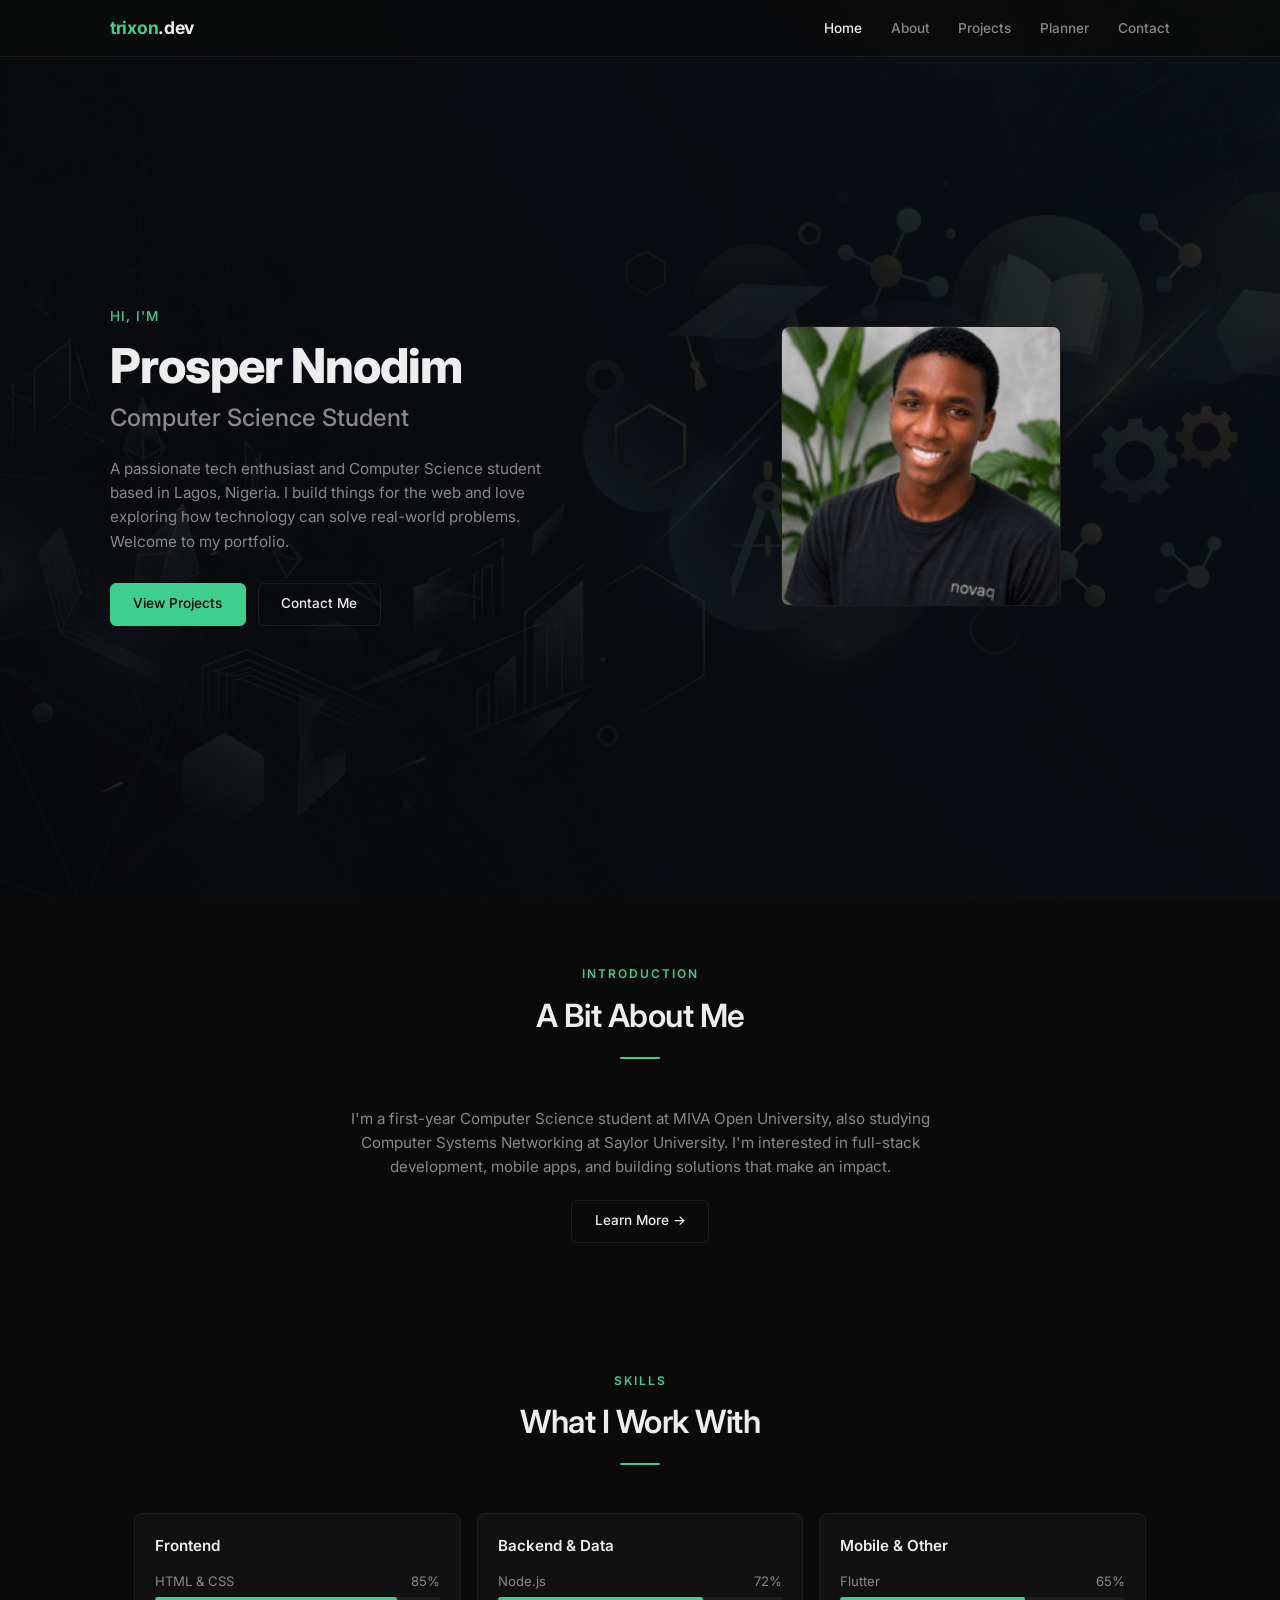
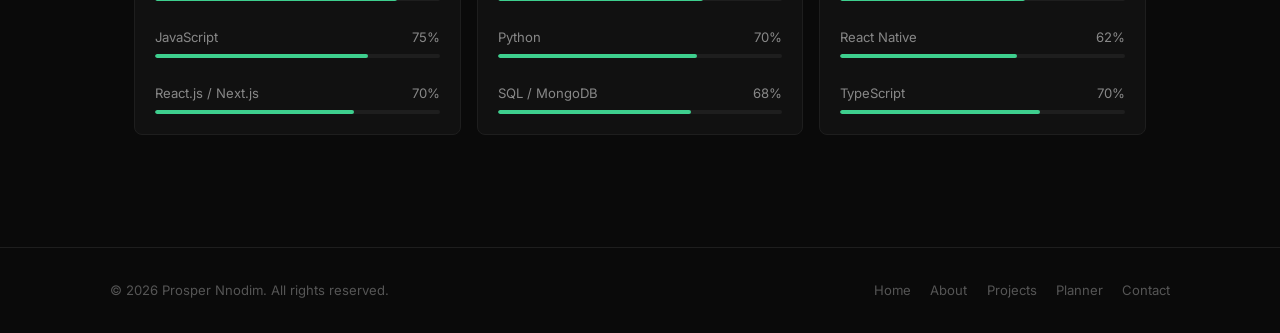
<file: index.html>
<!DOCTYPE html>
<html lang="en">
<head>
  <meta charset="UTF-8">
  <meta name="viewport" content="width=device-width, initial-scale=1.0">
  <meta name="description" content="Nnodim Prosper - Computer Science student portfolio showcasing skills, projects, and achievements.">
  <title>Prosper Nnodim | Portfolio</title>
  <link rel="stylesheet" href="style.css">
</head>
<body>
  <nav class="navbar" id="navbar">
    <div class="nav-container">
      <a href="index.html" class="nav-logo"><span>trixon</span>.dev</a>
      <ul class="nav-links" id="navLinks">
        <li><a href="index.html" class="active">Home</a></li>
        <li><a href="about.html">About</a></li>
        <li><a href="projects.html">Projects</a></li>
        <li><a href="planner.html">Planner</a></li>
        <li><a href="contact.html">Contact</a></li>
      </ul>
      <button class="hamburger" id="hamburger" aria-label="Toggle menu"><span></span><span></span><span></span></button>
    </div>
  </nav>

  <section class="hero" id="hero">
    <div class="hero-content">
      <div class="hero-text">
        <p class="hero-greeting">Hi, I'm</p>
        <h1 class="hero-name">Prosper Nnodim</h1>
        <h2 class="hero-title">Computer Science Student</h2>
        <p class="hero-bio">
          A passionate tech enthusiast and Computer Science student based in Lagos, Nigeria. 
          I build things for the web and love exploring how technology can solve real-world problems.
          Welcome to my portfolio.
        </p>
        <div class="hero-buttons">
          <a href="projects.html" class="btn btn-primary">View Projects</a>
          <a href="contact.html" class="btn btn-outline">Contact Me</a>
        </div>
      </div>
      <div class="hero-image">
        <img src="images/student-photo.png" alt="Prosper Nnodim photograph">
      </div>
    </div>
  </section>

  <section class="section fade-in" id="quickAbout">
    <div class="section-header">
      <p class="section-label">Introduction</p>
      <h2 class="section-title">A Bit About Me</h2>
      <div class="section-divider"></div>
    </div>
    <div style="max-width:640px;margin:0 auto;text-align:center;">
      <p style="color:var(--text-2);font-size:0.95rem;margin-bottom:1.25rem;">
        I'm a first-year Computer Science student at MIVA Open University, also studying Computer Systems 
        Networking at Saylor University. I'm interested in full-stack development, mobile apps, 
        and building solutions that make an impact.
      </p>
      <a href="about.html" class="btn btn-outline">Learn More &rarr;</a>
    </div>
  </section>

  <section class="section fade-in" id="featuredSkills">
    <div class="section-header">
      <p class="section-label">Skills</p>
      <h2 class="section-title">What I Work With</h2>
      <div class="section-divider"></div>
    </div>
    <div class="skills-grid">
      <div class="skill-card">
        <h3>Frontend</h3>
        <div class="skill-name"><span>HTML &amp; CSS</span><span>85%</span></div>
        <div class="skill-bar-bg"><div class="skill-bar" data-width="85"></div></div><br>
        <div class="skill-name"><span>JavaScript</span><span>75%</span></div>
        <div class="skill-bar-bg"><div class="skill-bar" data-width="75"></div></div><br>
        <div class="skill-name"><span>React.js / Next.js</span><span>70%</span></div>
        <div class="skill-bar-bg"><div class="skill-bar" data-width="70"></div></div>
      </div>
      <div class="skill-card">
        <h3>Backend &amp; Data</h3>
        <div class="skill-name"><span>Node.js</span><span>72%</span></div>
        <div class="skill-bar-bg"><div class="skill-bar" data-width="72"></div></div><br>
        <div class="skill-name"><span>Python</span><span>70%</span></div>
        <div class="skill-bar-bg"><div class="skill-bar" data-width="70"></div></div><br>
        <div class="skill-name"><span>SQL / MongoDB</span><span>68%</span></div>
        <div class="skill-bar-bg"><div class="skill-bar" data-width="68"></div></div>
      </div>
      <div class="skill-card">
        <h3>Mobile &amp; Other</h3>
        <div class="skill-name"><span>Flutter</span><span>65%</span></div>
        <div class="skill-bar-bg"><div class="skill-bar" data-width="65"></div></div><br>
        <div class="skill-name"><span>React Native</span><span>62%</span></div>
        <div class="skill-bar-bg"><div class="skill-bar" data-width="62"></div></div><br>
        <div class="skill-name"><span>TypeScript</span><span>70%</span></div>
        <div class="skill-bar-bg"><div class="skill-bar" data-width="70"></div></div>
      </div>
    </div>
  </section>

  <footer class="footer">
    <div class="footer-content">
      <p class="footer-text">&copy; 2026 Prosper Nnodim. All rights reserved.</p>
      <div class="footer-links">
        <a href="index.html">Home</a>
        <a href="about.html">About</a>
        <a href="projects.html">Projects</a>
        <a href="planner.html">Planner</a>
        <a href="contact.html">Contact</a>
      </div>
    </div>
  </footer>
  <script src="script.js"></script>
</body>
</html>
</file>
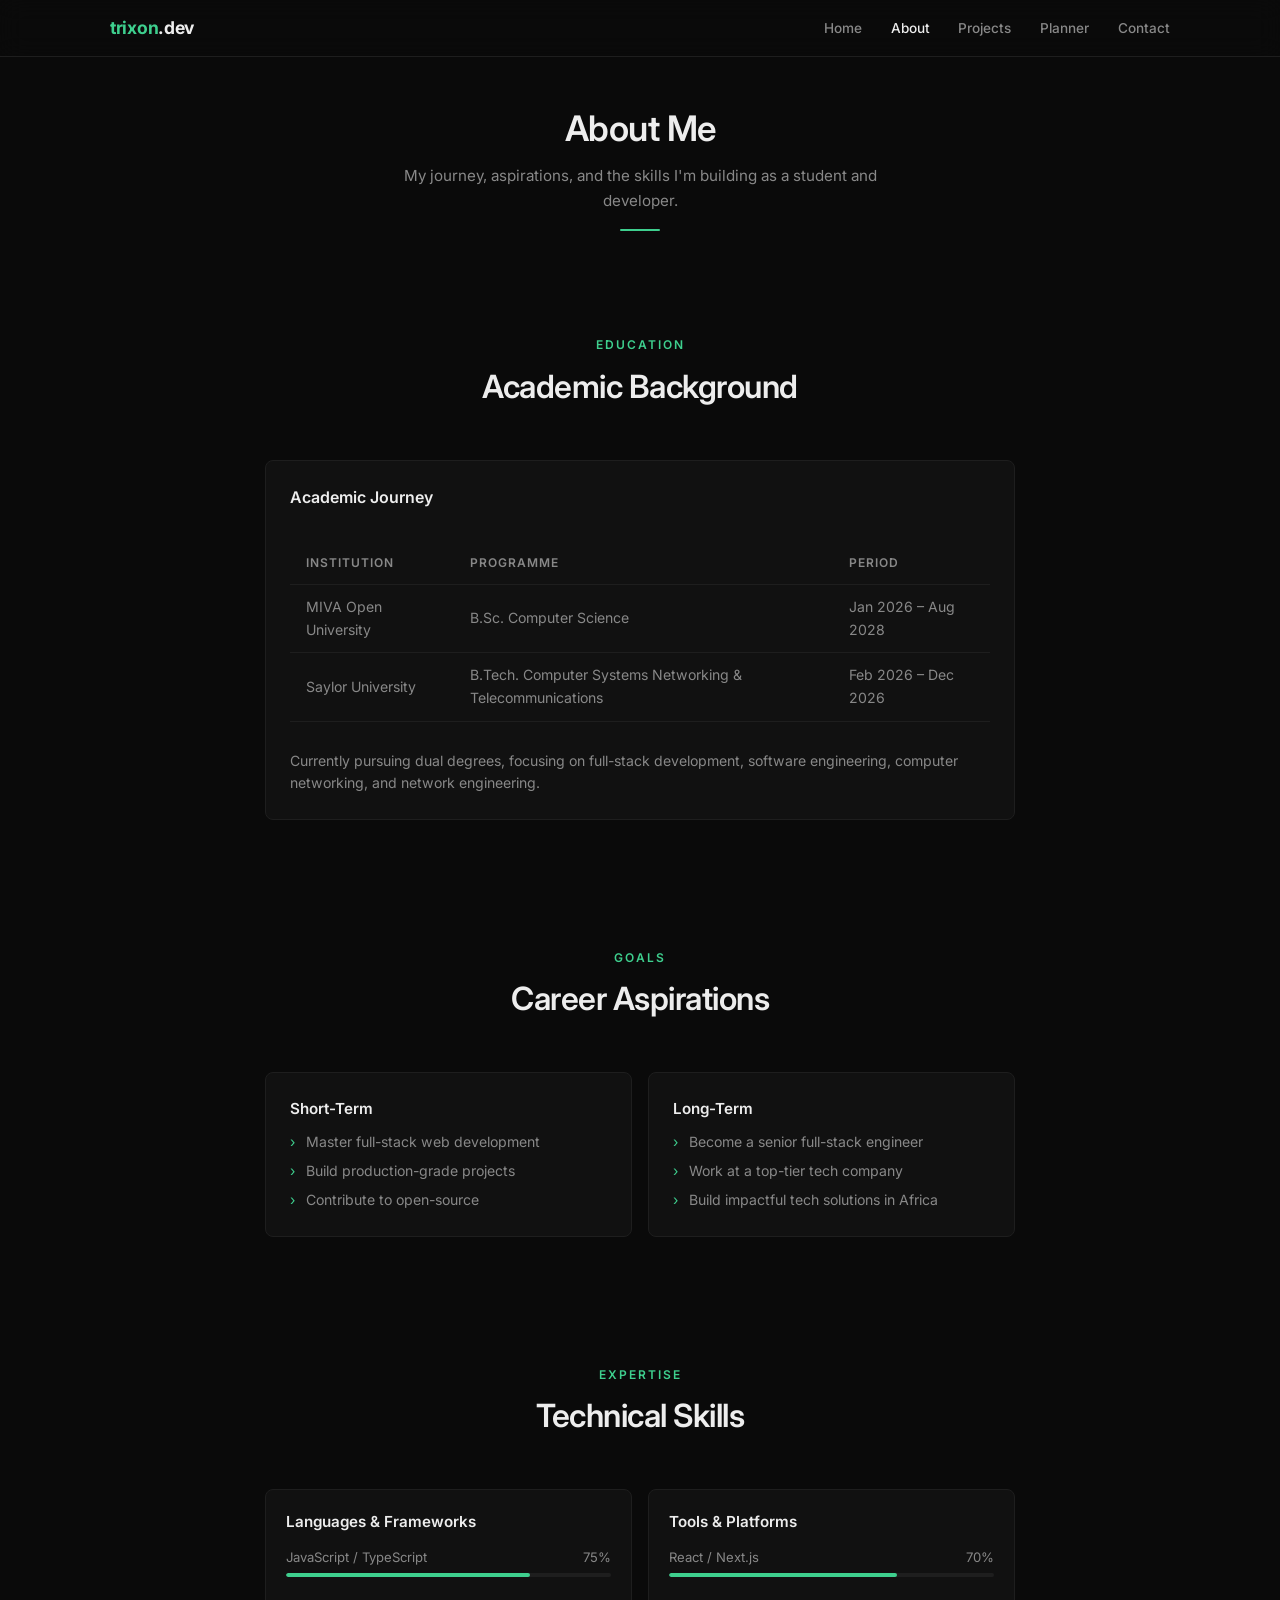
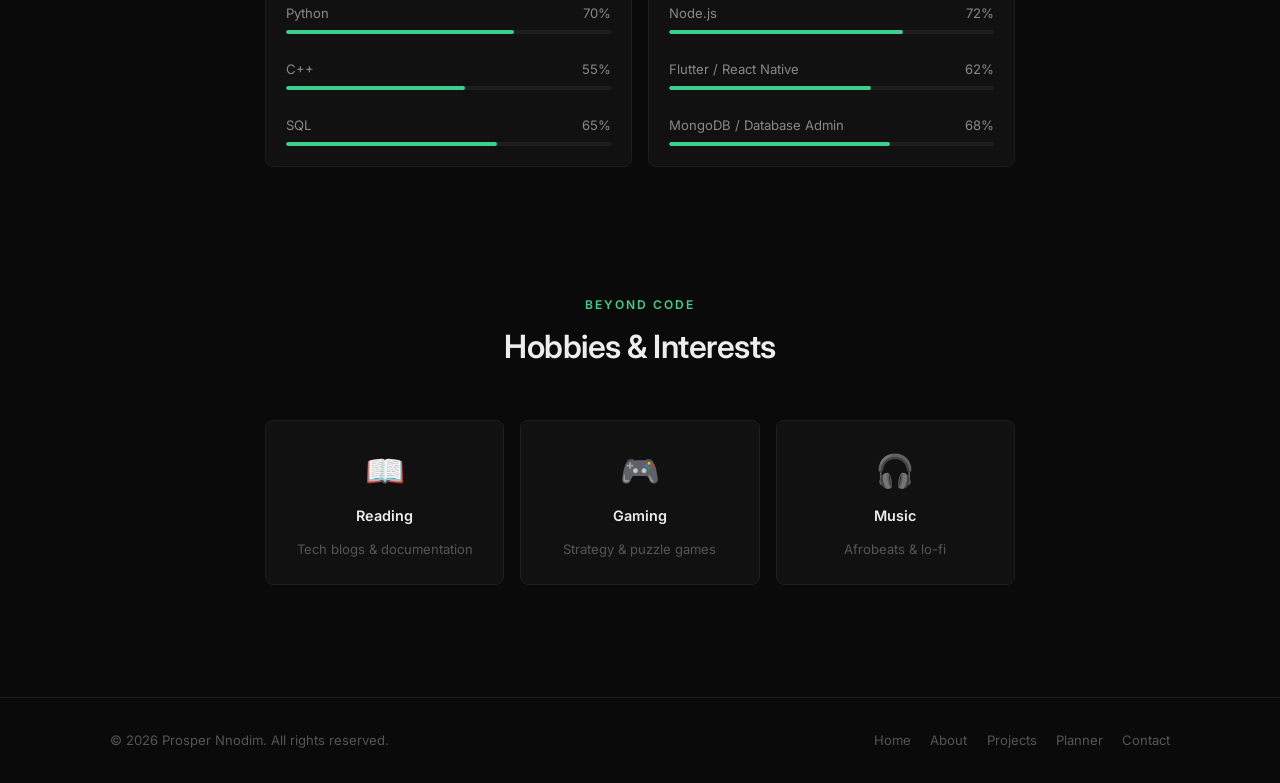
<file: about.html>
<!DOCTYPE html>
<html lang="en">
<head>
  <meta charset="UTF-8">
  <meta name="viewport" content="width=device-width, initial-scale=1.0">
  <meta name="description" content="About Prosper Nnodim - educational background, career aspirations, technical skills, and interests.">
  <title>Prosper Nnodim | About Me</title>
  <link rel="stylesheet" href="style.css">
</head>
<body>
  <nav class="navbar" id="navbar">
    <div class="nav-container">
      <a href="index.html" class="nav-logo"><span>trixon</span>.dev</a>
      <ul class="nav-links" id="navLinks">
        <li><a href="index.html">Home</a></li>
        <li><a href="about.html" class="active">About</a></li>
        <li><a href="projects.html">Projects</a></li>
        <li><a href="planner.html">Planner</a></li>
        <li><a href="contact.html">Contact</a></li>
      </ul>
      <button class="hamburger" id="hamburger" aria-label="Toggle menu"><span></span><span></span><span></span></button>
    </div>
  </nav>

  <header class="page-hero">
    <h1>About Me</h1>
    <p>My journey, aspirations, and the skills I'm building as a student and developer.</p>
    <div class="section-divider"></div>
  </header>

  <section class="section fade-in" id="education">
    <div class="section-header">
      <p class="section-label">Education</p>
      <h2 class="section-title">Academic Background</h2>
    </div>
    <div class="card" style="max-width:750px;margin:0 auto;">
      <h3 style="margin-bottom:1rem;font-size:1rem;">Academic Journey</h3>
      <div class="table-container">
        <table class="info-table">
          <thead>
            <tr><th>Institution</th><th>Programme</th><th>Period</th></tr>
          </thead>
          <tbody>
            <tr>
              <td>MIVA Open University</td>
              <td>B.Sc. Computer Science</td>
              <td>Jan 2026 &ndash; Aug 2028</td>
            </tr>
            <tr>
              <td>Saylor University</td>
              <td>B.Tech. Computer Systems Networking &amp; Telecommunications</td>
              <td>Feb 2026 &ndash; Dec 2026</td>
            </tr>
          </tbody>
        </table>
      </div>
      <p style="color:var(--text-2);margin-top:0.75rem;font-size:0.88rem;">
        Currently pursuing dual degrees, focusing on full-stack development, software engineering, 
        computer networking, and network engineering.
      </p>
    </div>
  </section>

  <section class="section fade-in" id="career">
    <div class="section-header">
      <p class="section-label">Goals</p>
      <h2 class="section-title">Career Aspirations</h2>
    </div>
    <div style="display:grid;grid-template-columns:repeat(auto-fit,minmax(250px,1fr));gap:1rem;max-width:750px;margin:0 auto;">
      <article class="card">
        <h3 style="margin-bottom:0.6rem;font-size:0.95rem;">Short-Term</h3>
        <ul style="color:var(--text-2);font-size:0.88rem;">
          <li style="margin-bottom:0.4rem;padding-left:1rem;position:relative;">
            <span style="position:absolute;left:0;color:var(--primary);">&#8250;</span>Master full-stack web development</li>
          <li style="margin-bottom:0.4rem;padding-left:1rem;position:relative;">
            <span style="position:absolute;left:0;color:var(--primary);">&#8250;</span>Build production-grade projects</li>
          <li style="padding-left:1rem;position:relative;">
            <span style="position:absolute;left:0;color:var(--primary);">&#8250;</span>Contribute to open-source</li>
        </ul>
      </article>
      <article class="card">
        <h3 style="margin-bottom:0.6rem;font-size:0.95rem;">Long-Term</h3>
        <ul style="color:var(--text-2);font-size:0.88rem;">
          <li style="margin-bottom:0.4rem;padding-left:1rem;position:relative;">
            <span style="position:absolute;left:0;color:var(--primary);">&#8250;</span>Become a senior full-stack engineer</li>
          <li style="margin-bottom:0.4rem;padding-left:1rem;position:relative;">
            <span style="position:absolute;left:0;color:var(--primary);">&#8250;</span>Work at a top-tier tech company</li>
          <li style="padding-left:1rem;position:relative;">
            <span style="position:absolute;left:0;color:var(--primary);">&#8250;</span>Build impactful tech solutions in Africa</li>
        </ul>
      </article>
    </div>
  </section>

  <section class="section fade-in" id="skills">
    <div class="section-header">
      <p class="section-label">Expertise</p>
      <h2 class="section-title">Technical Skills</h2>
    </div>
    <div class="skills-grid" style="max-width:750px;margin:0 auto;">
      <div class="skill-card">
        <h3>Languages &amp; Frameworks</h3>
        <div class="skill-name"><span>JavaScript / TypeScript</span><span>75%</span></div>
        <div class="skill-bar-bg"><div class="skill-bar" data-width="75"></div></div><br>
        <div class="skill-name"><span>Python</span><span>70%</span></div>
        <div class="skill-bar-bg"><div class="skill-bar" data-width="70"></div></div><br>
        <div class="skill-name"><span>C++</span><span>55%</span></div>
        <div class="skill-bar-bg"><div class="skill-bar" data-width="55"></div></div><br>
        <div class="skill-name"><span>SQL</span><span>65%</span></div>
        <div class="skill-bar-bg"><div class="skill-bar" data-width="65"></div></div>
      </div>
      <div class="skill-card">
        <h3>Tools &amp; Platforms</h3>
        <div class="skill-name"><span>React / Next.js</span><span>70%</span></div>
        <div class="skill-bar-bg"><div class="skill-bar" data-width="70"></div></div><br>
        <div class="skill-name"><span>Node.js</span><span>72%</span></div>
        <div class="skill-bar-bg"><div class="skill-bar" data-width="72"></div></div><br>
        <div class="skill-name"><span>Flutter / React Native</span><span>62%</span></div>
        <div class="skill-bar-bg"><div class="skill-bar" data-width="62"></div></div><br>
        <div class="skill-name"><span>MongoDB / Database Admin</span><span>68%</span></div>
        <div class="skill-bar-bg"><div class="skill-bar" data-width="68"></div></div>
      </div>
    </div>
  </section>

  <section class="section fade-in" id="hobbies">
    <div class="section-header">
      <p class="section-label">Beyond Code</p>
      <h2 class="section-title">Hobbies &amp; Interests</h2>
    </div>
    <div style="display:grid;grid-template-columns:repeat(auto-fit,minmax(180px,1fr));gap:1rem;max-width:750px;margin:0 auto;">
      <div class="skill-card" style="text-align:center;padding:1.5rem;">
        <div style="font-size:2rem;margin-bottom:0.5rem;">&#128214;</div>
        <h3 style="font-size:0.9rem;justify-content:center;">Reading</h3>
        <p style="color:var(--text-3);font-size:0.82rem;margin-top:0.3rem;">Tech blogs &amp; documentation</p>
      </div>
      <div class="skill-card" style="text-align:center;padding:1.5rem;">
        <div style="font-size:2rem;margin-bottom:0.5rem;">&#127918;</div>
        <h3 style="font-size:0.9rem;justify-content:center;">Gaming</h3>
        <p style="color:var(--text-3);font-size:0.82rem;margin-top:0.3rem;">Strategy &amp; puzzle games</p>
      </div>
      <div class="skill-card" style="text-align:center;padding:1.5rem;">
        <div style="font-size:2rem;margin-bottom:0.5rem;">&#127911;</div>
        <h3 style="font-size:0.9rem;justify-content:center;">Music</h3>
        <p style="color:var(--text-3);font-size:0.82rem;margin-top:0.3rem;">Afrobeats &amp; lo-fi</p>
      </div>
    </div>
  </section>

  <footer class="footer">
    <div class="footer-content">
      <p class="footer-text">&copy; 2026 Prosper Nnodim. All rights reserved.</p>
      <div class="footer-links">
        <a href="index.html">Home</a><a href="about.html">About</a><a href="projects.html">Projects</a><a href="planner.html">Planner</a><a href="contact.html">Contact</a>
      </div>
    </div>
  </footer>
  <script src="script.js"></script>
</body>
</html>
</file>
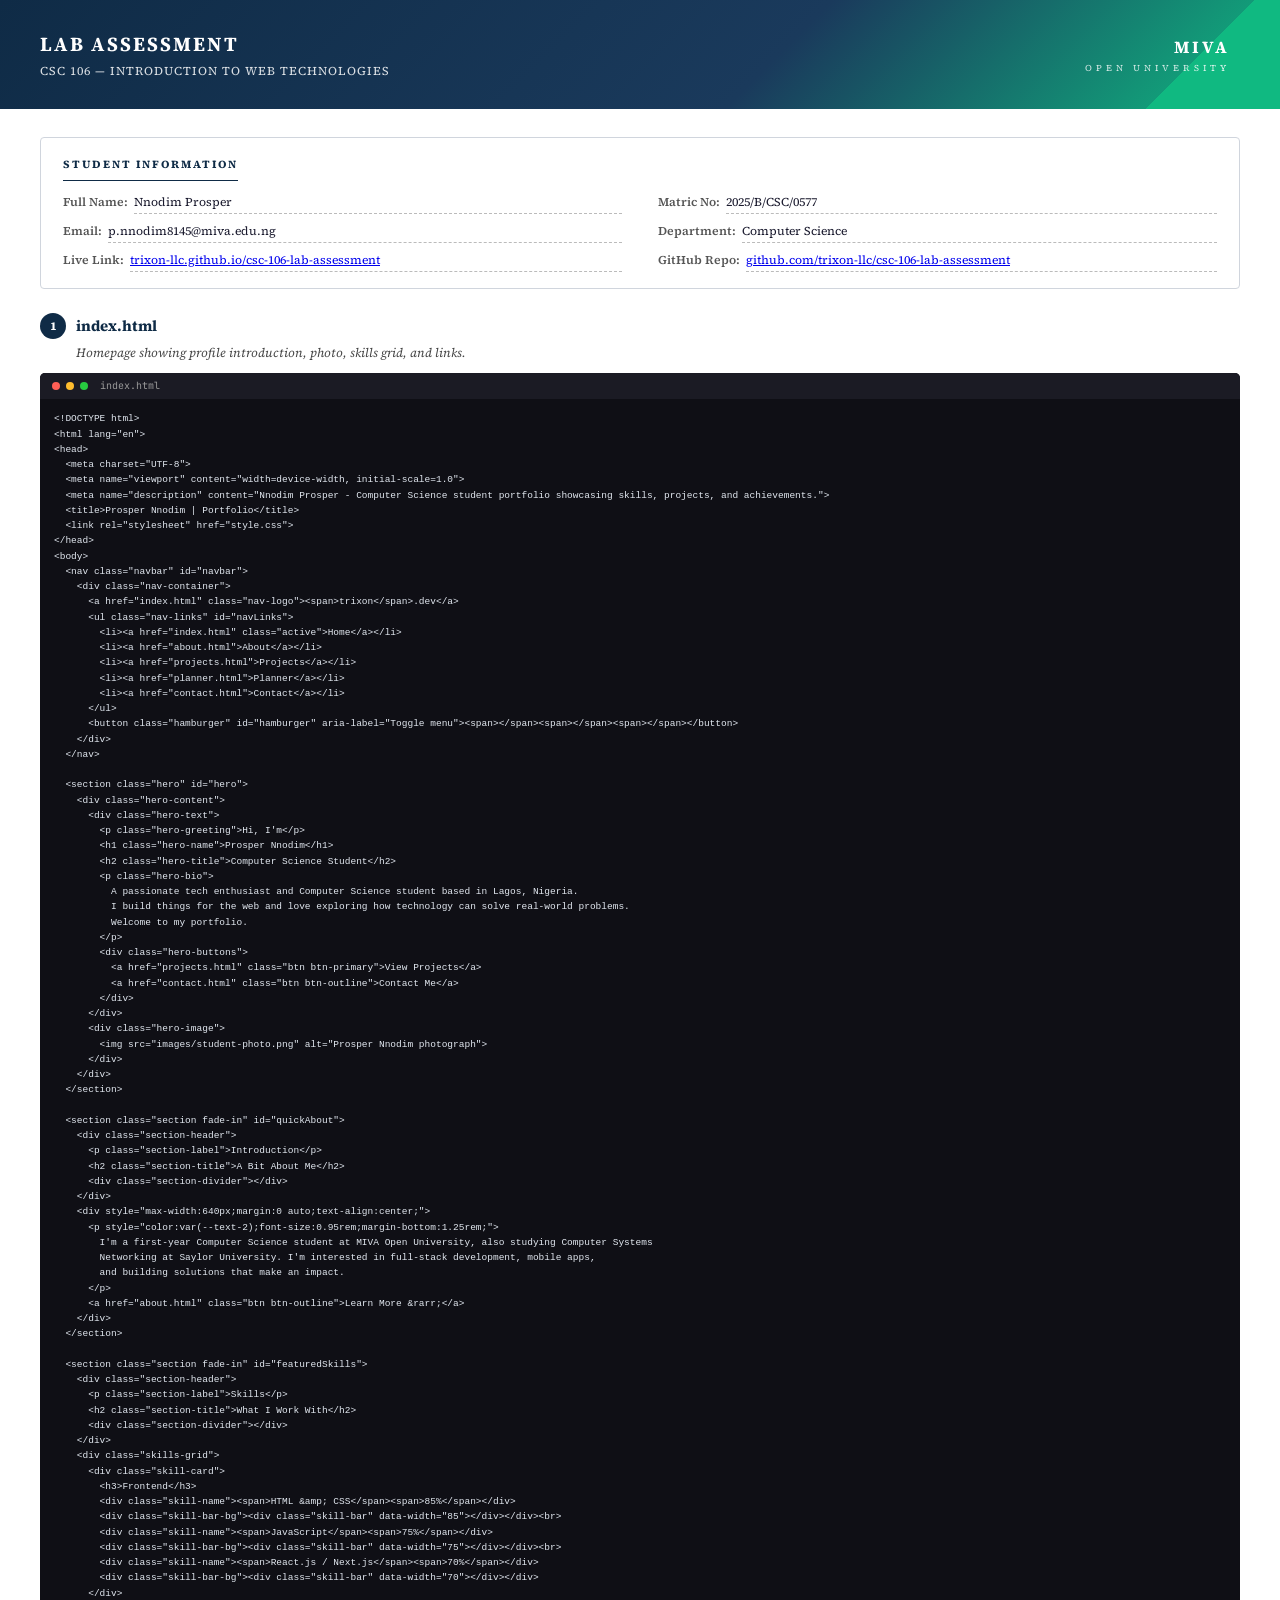
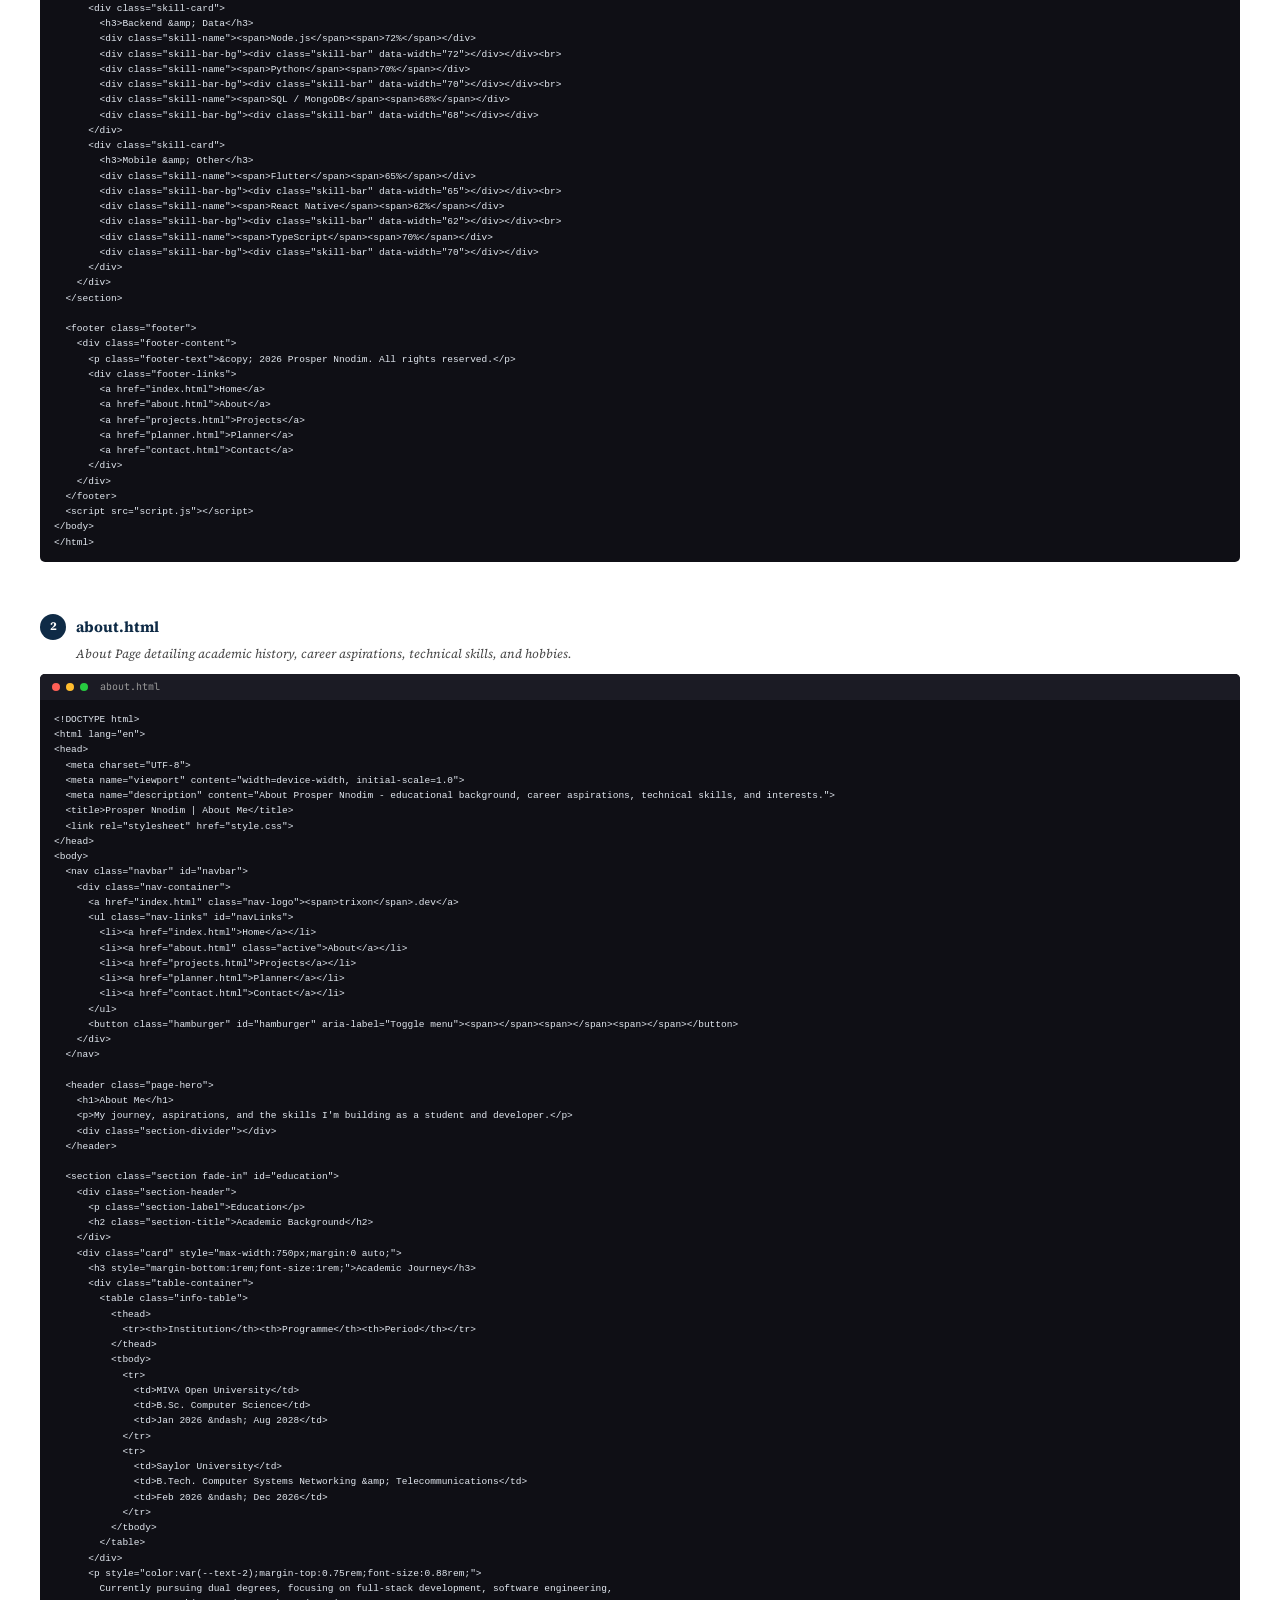
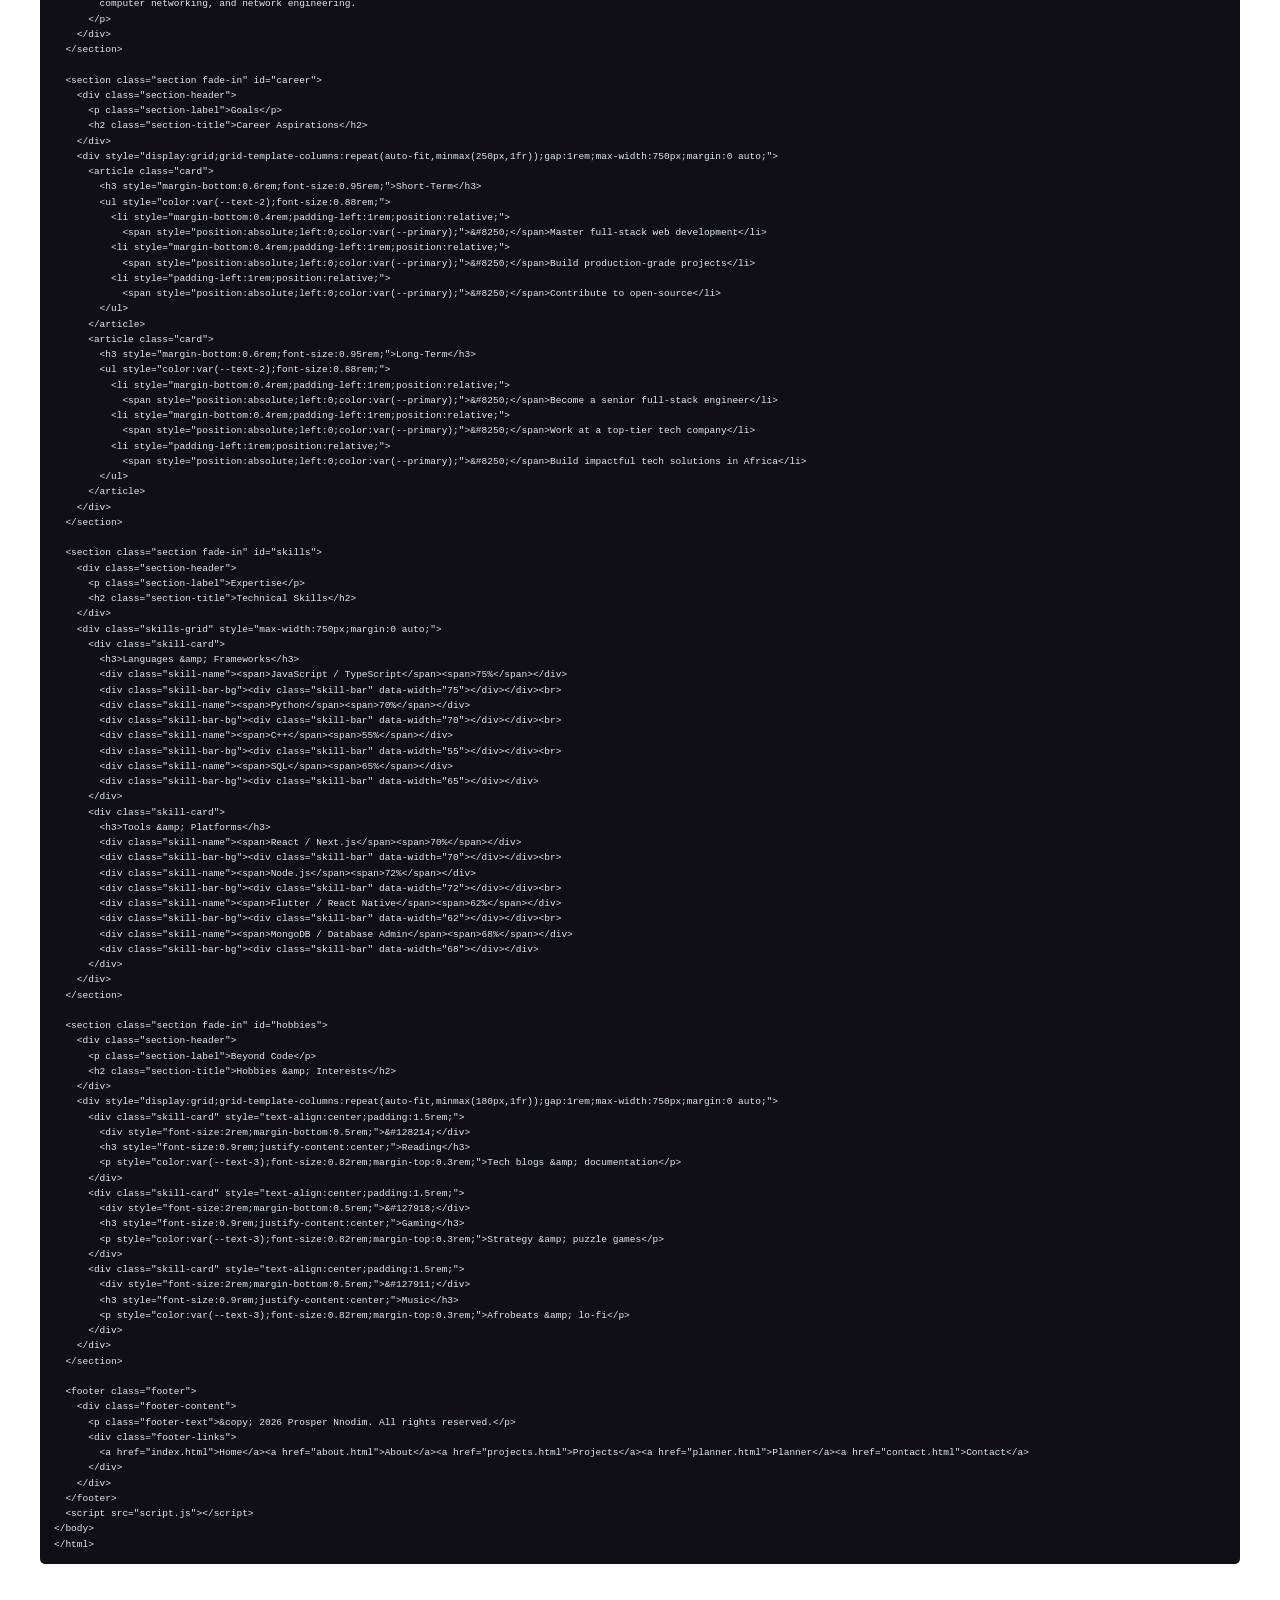
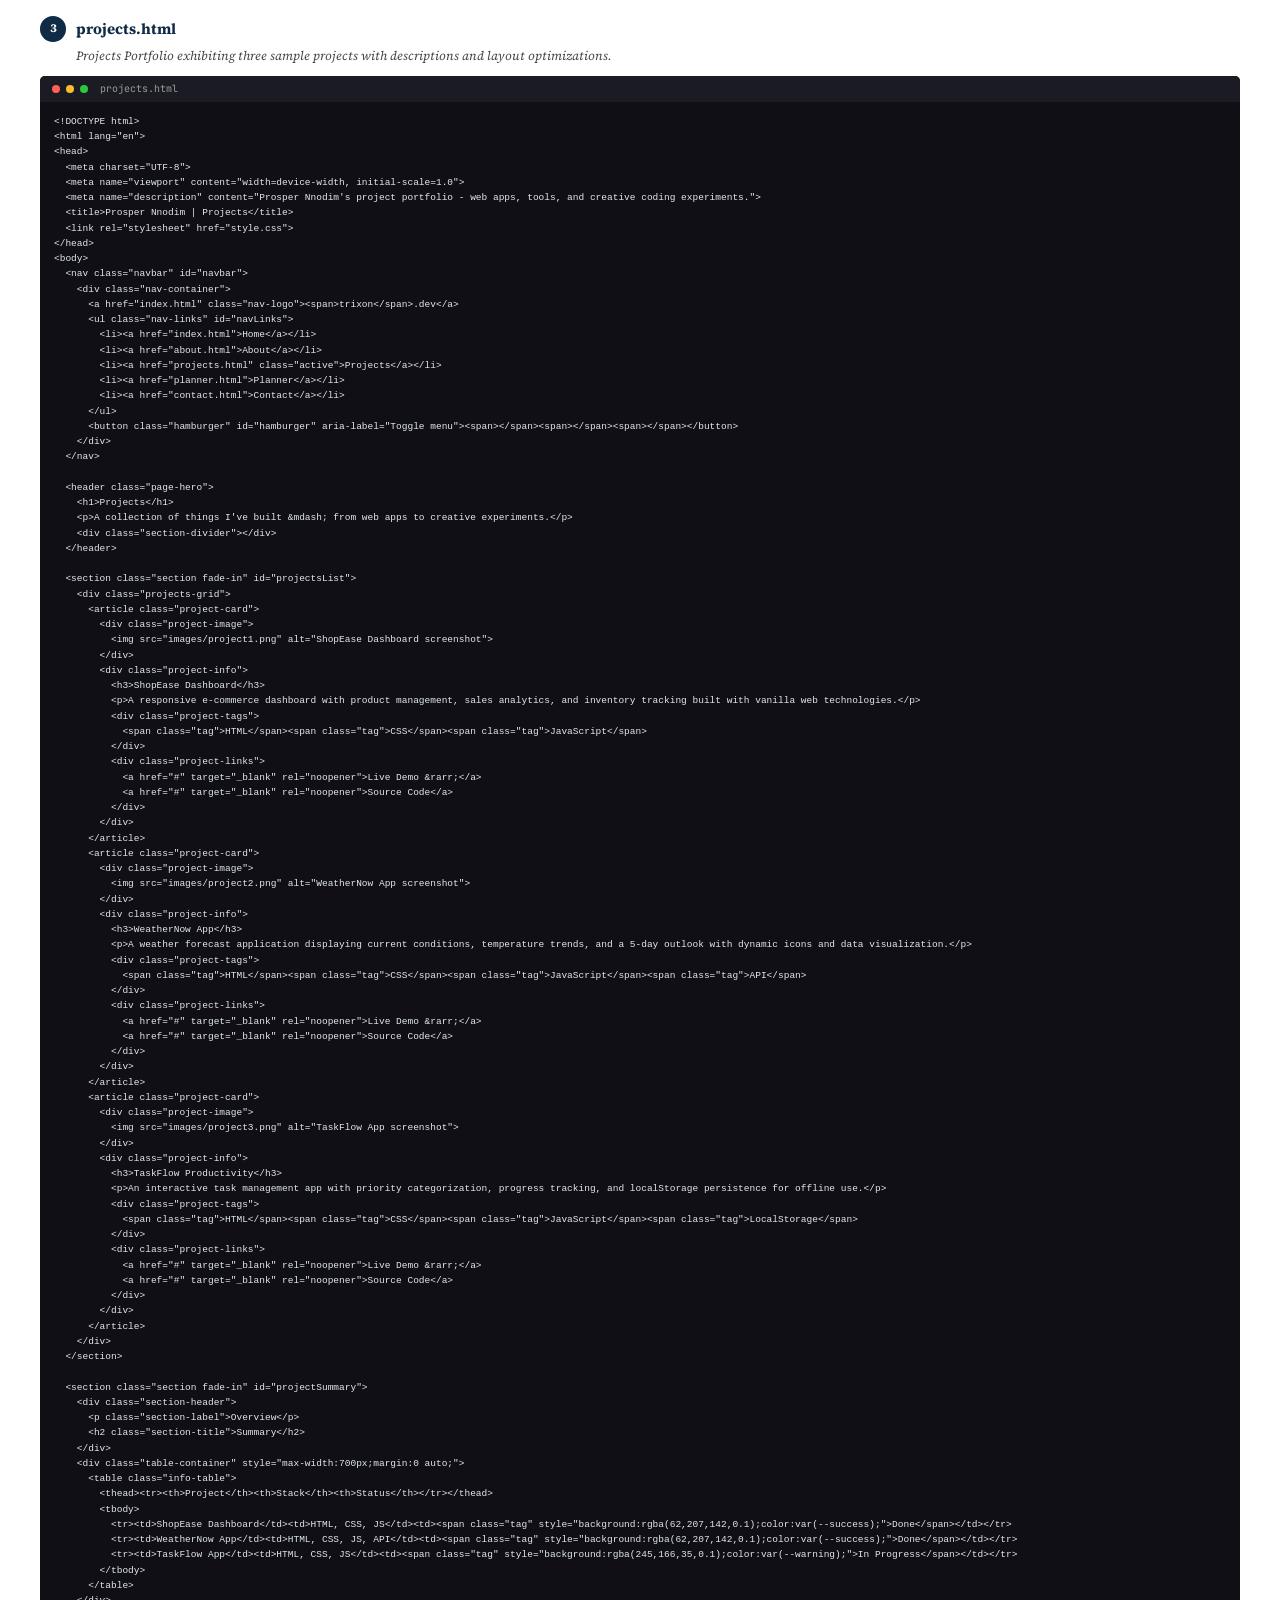
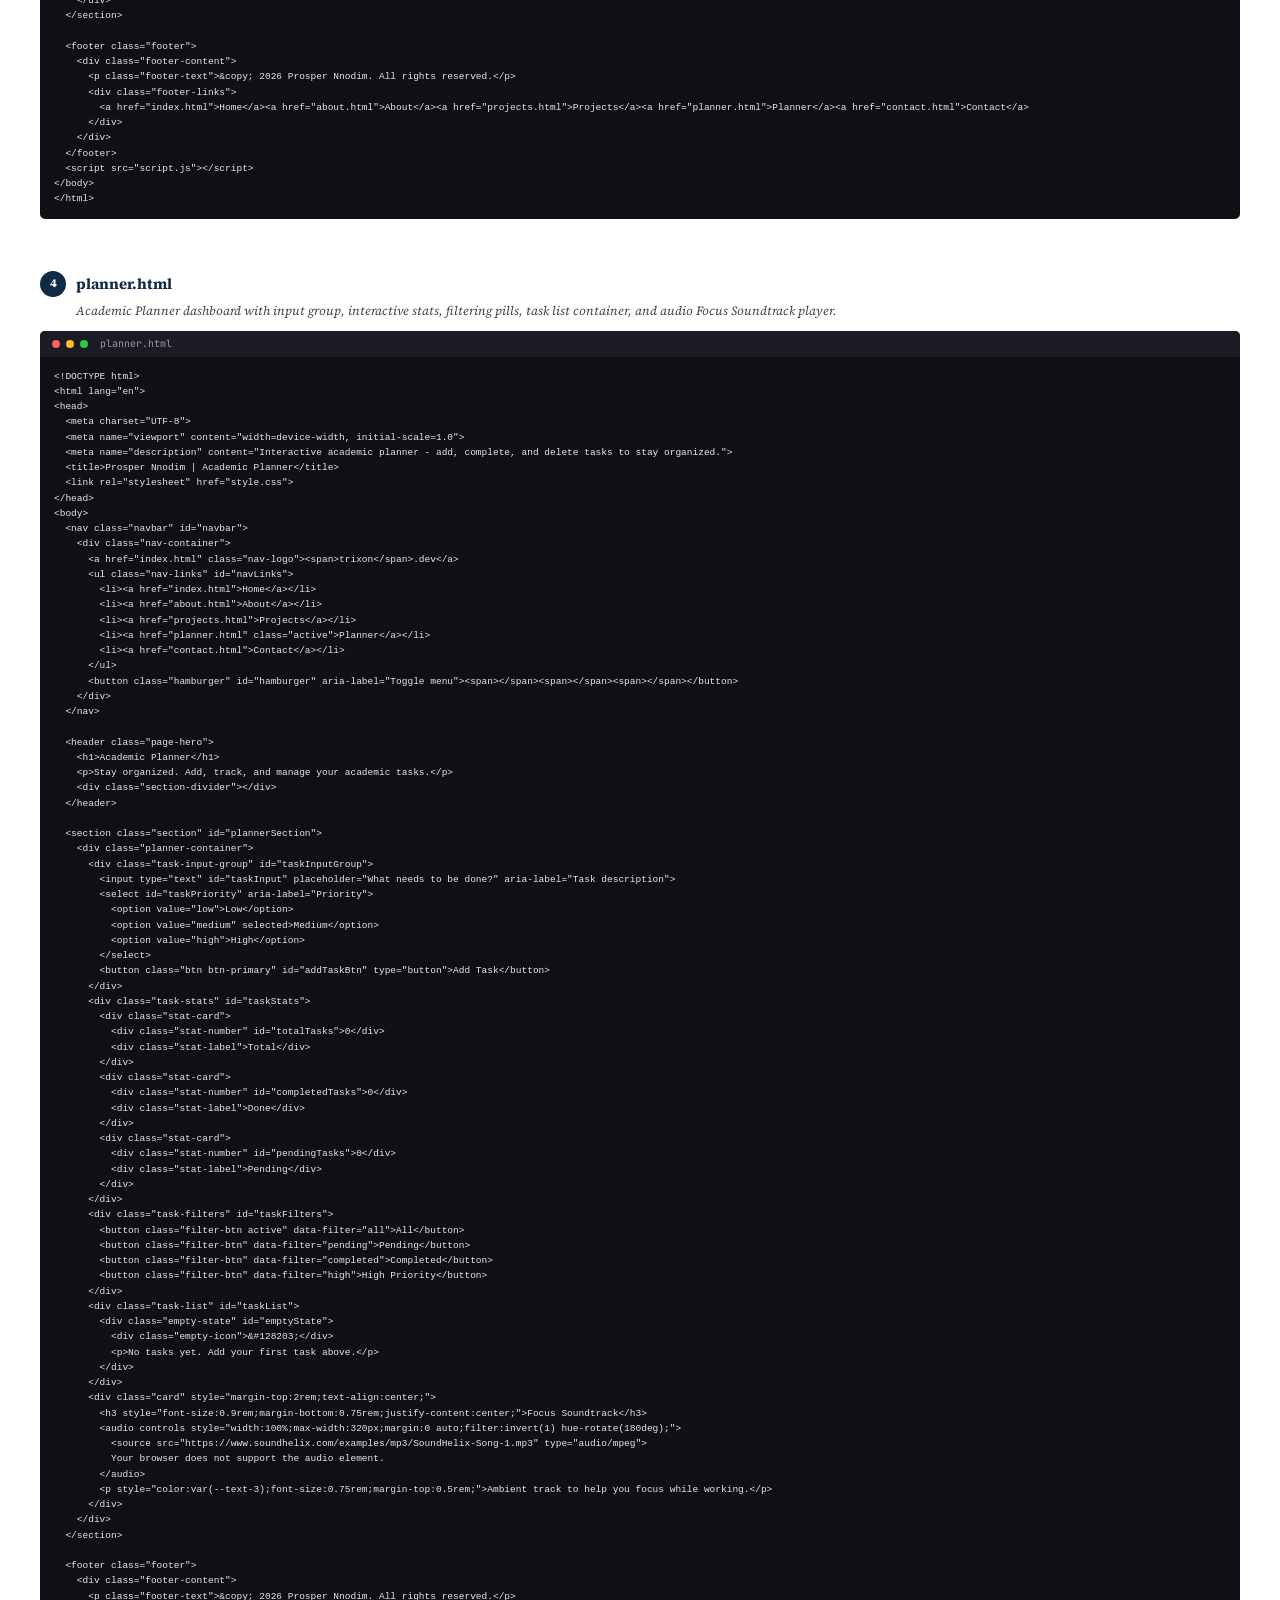
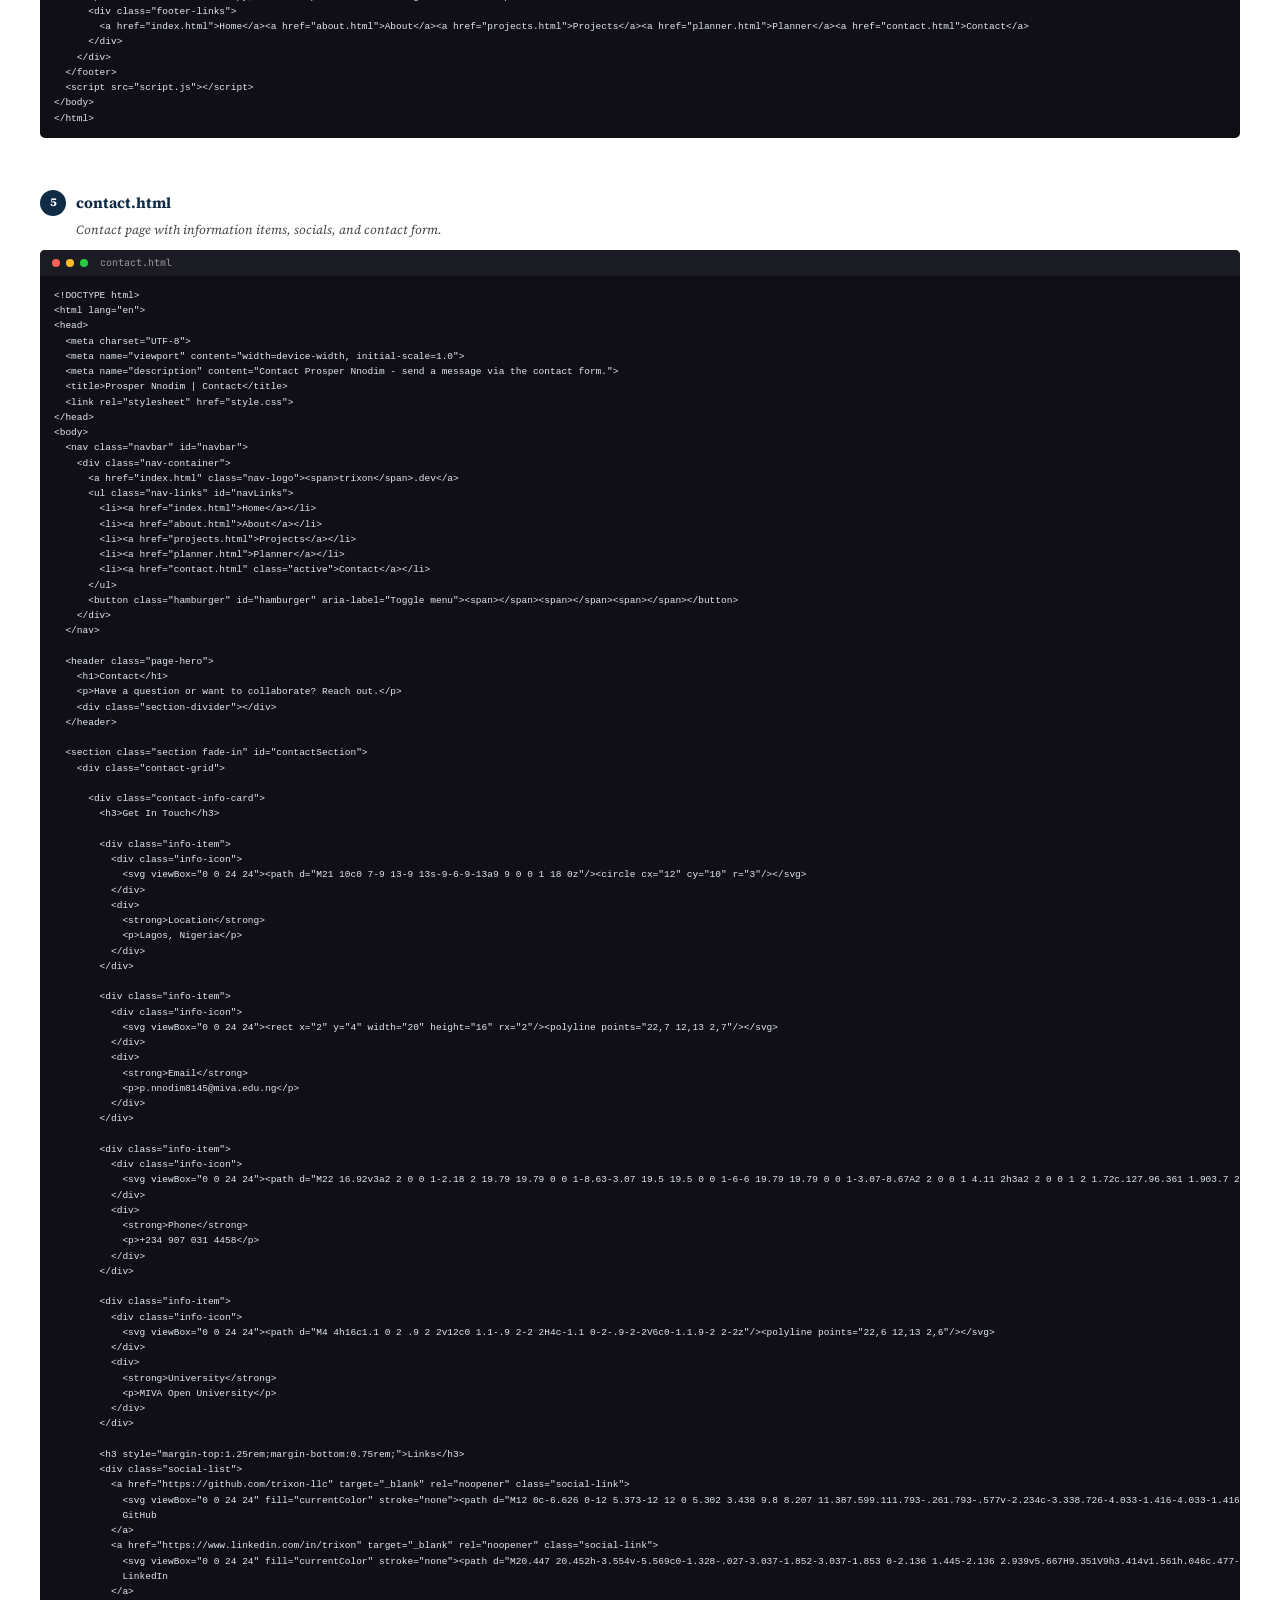
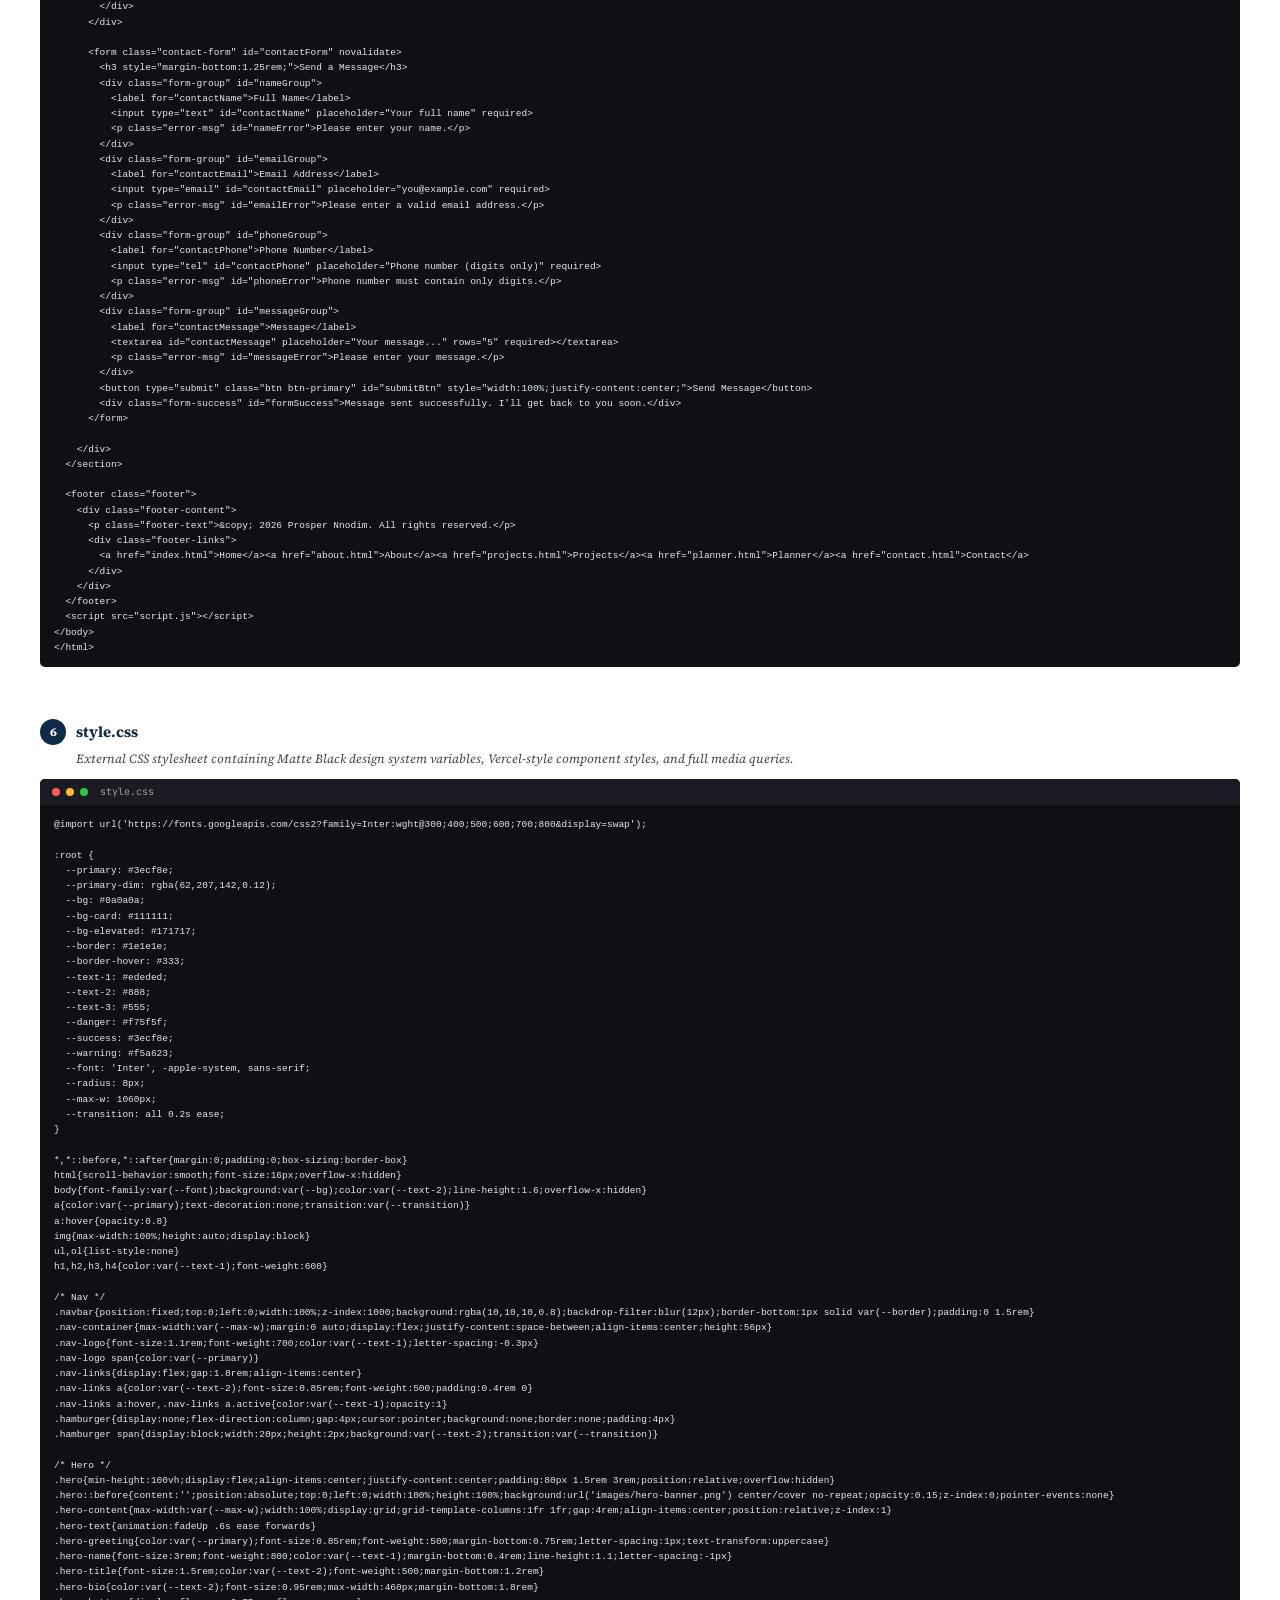
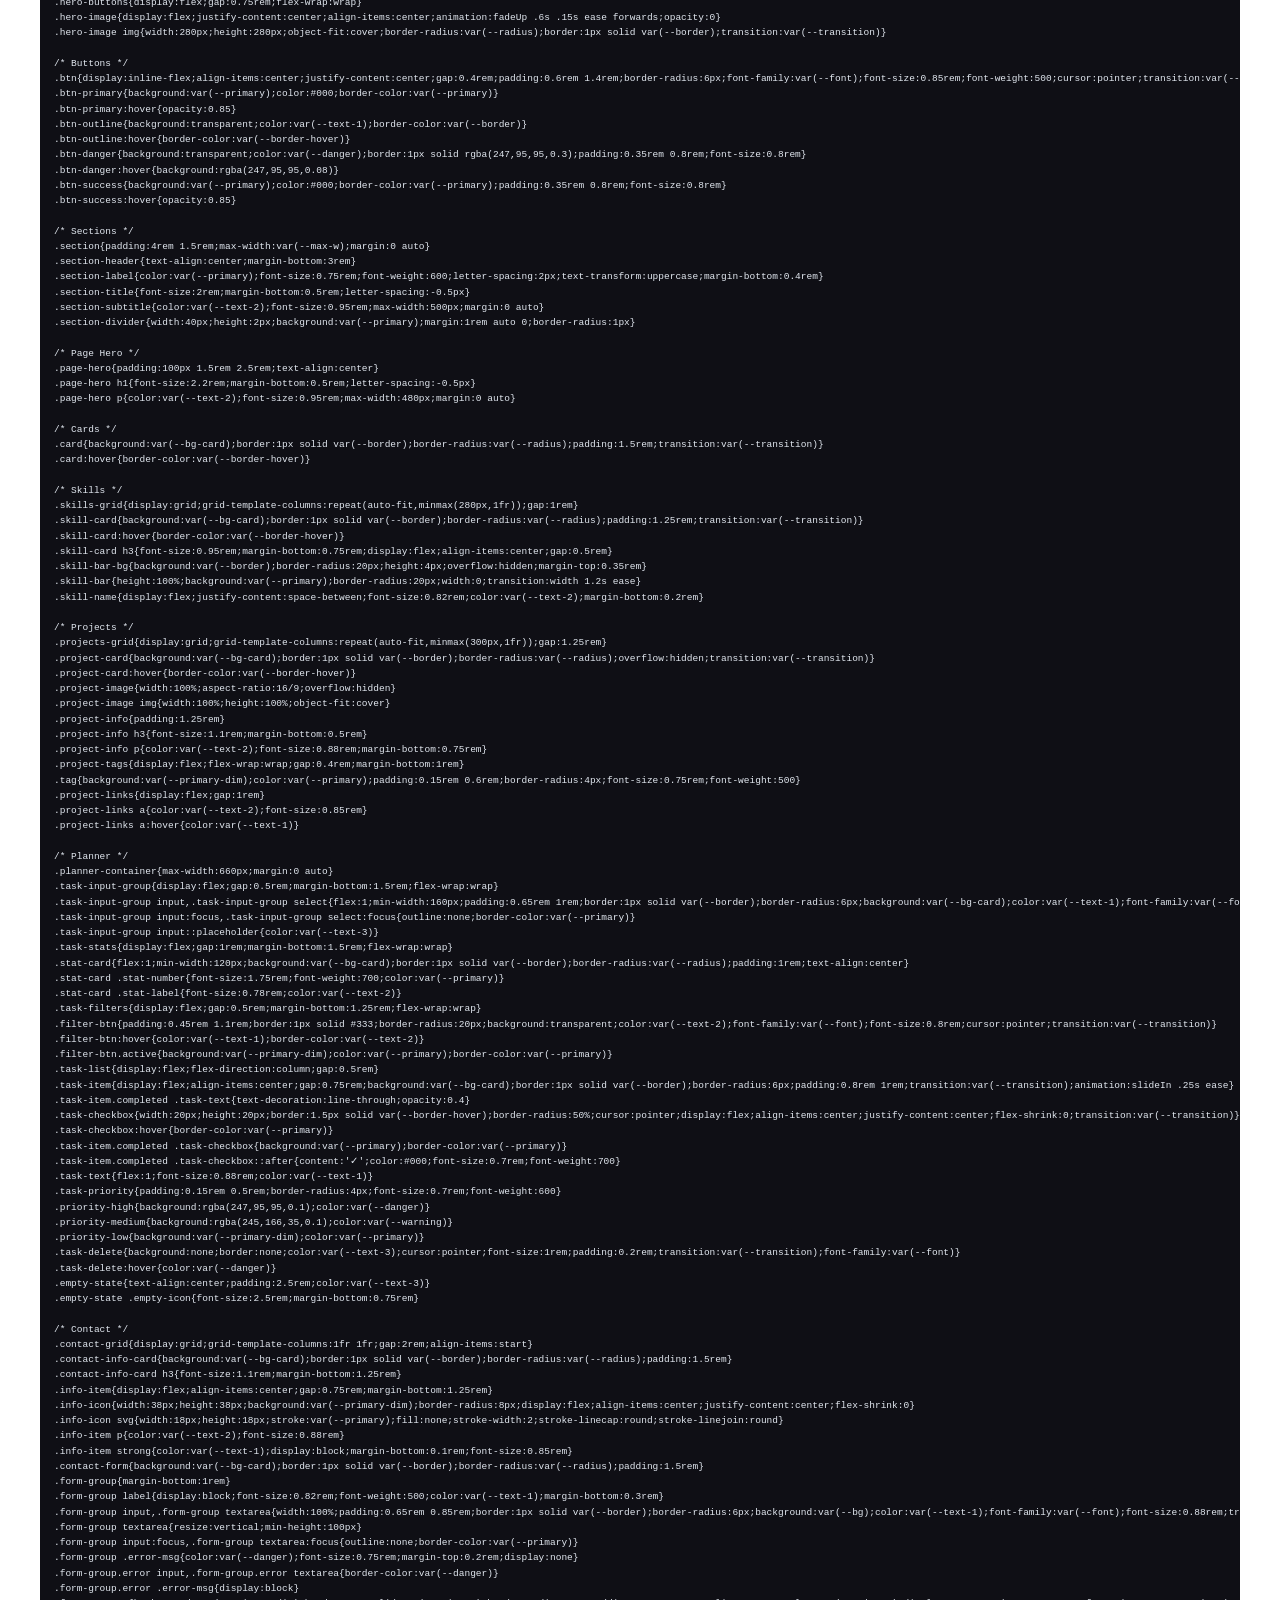
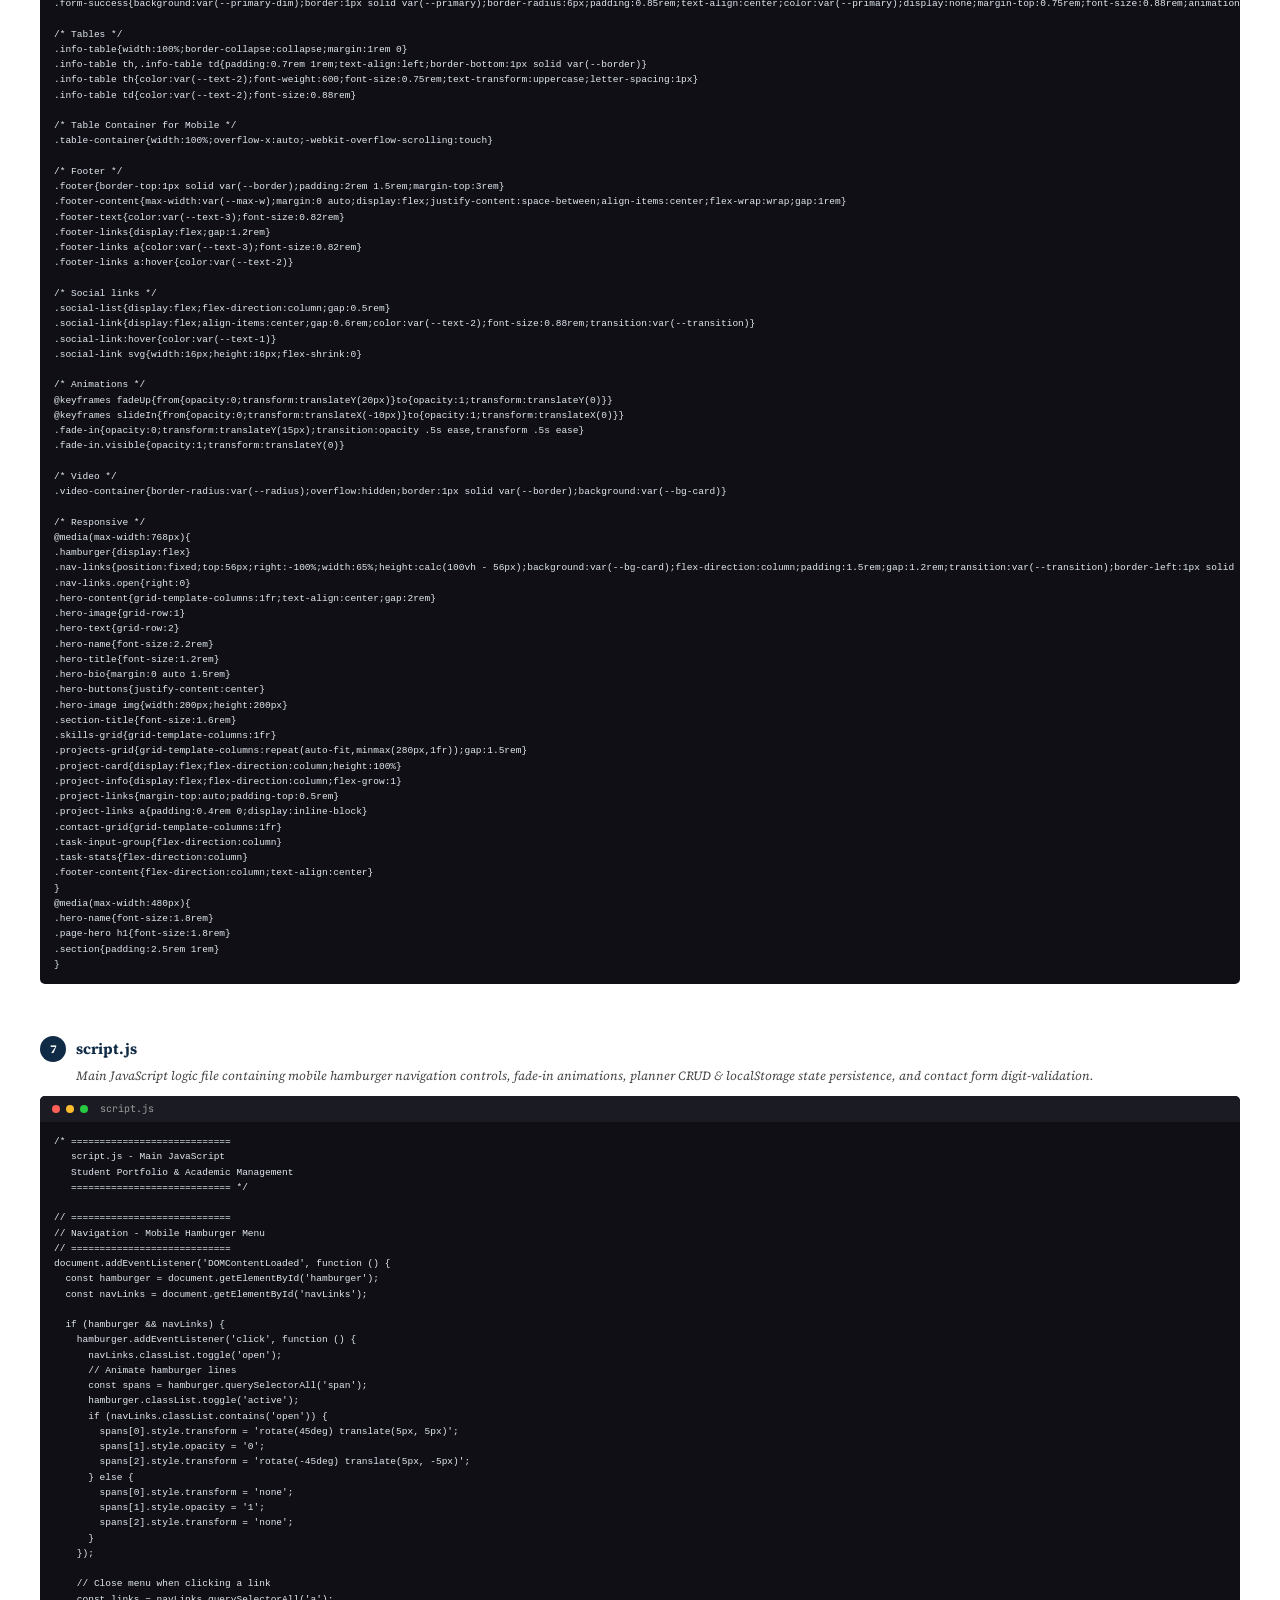
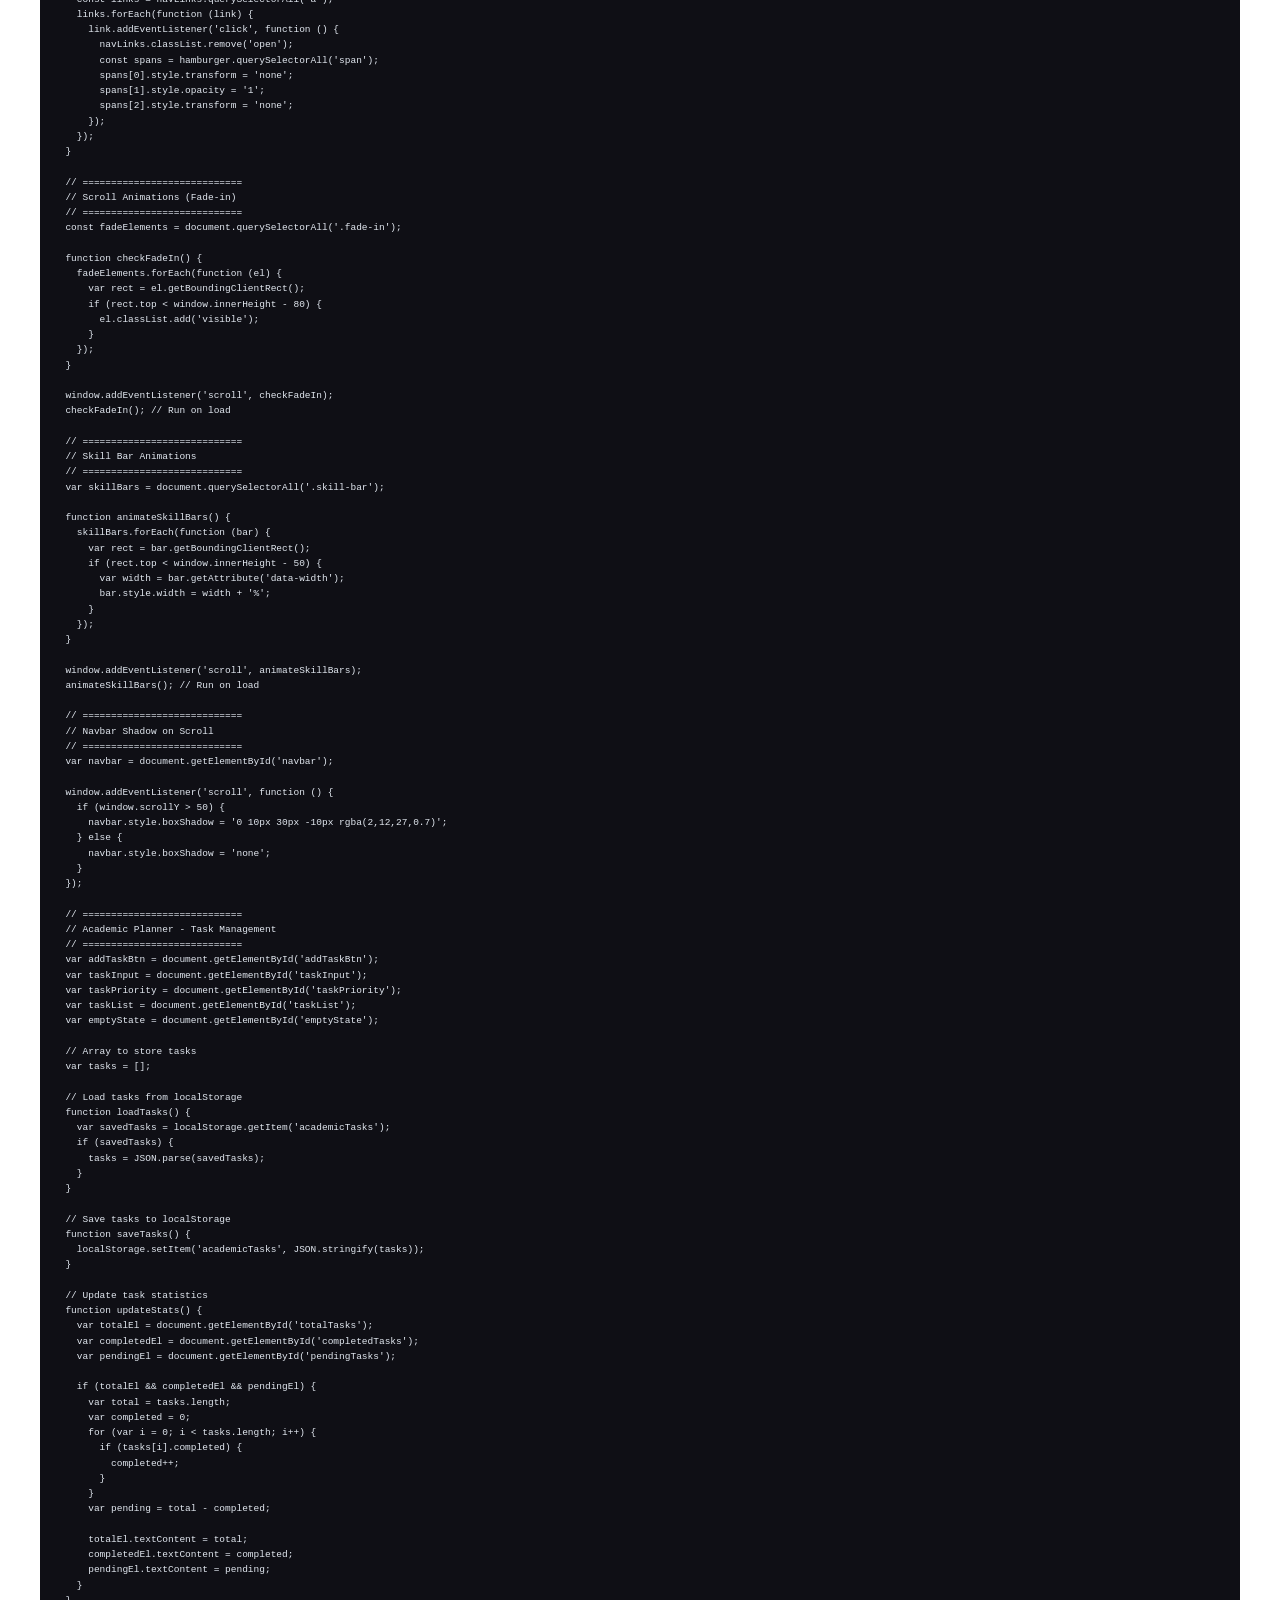
<file: assessment.html>
<!DOCTYPE html>
<html lang="en">

<head>
  <meta charset="UTF-8">
  <meta name="viewport" content="width=device-width, initial-scale=1.0">
  <title>CSC 106 - Lab Assessment Submission</title>
  <link rel="preconnect" href="https://fonts.googleapis.com">
  <link
    href="https://fonts.googleapis.com/css2?family=Source+Serif+4:opsz,wght@8..60,400;8..60,600;8..60,700&family=JetBrains+Mono:wght@400;500&display=swap"
    rel="stylesheet">
  <style>
    * {
      margin: 0;
      padding: 0;
      box-sizing: border-box;
    }

    body {
      font-family: 'Source Serif 4', Georgia, 'Times New Roman', serif;
      color: #1a1a2e;
      background: #fff;
      line-height: 1.6;
      font-size: 13px;
    }

    /* ── Header Banner ── */
    .header {
      background: linear-gradient(135deg, #0f2b46 0%, #1a3a5c 60%, #10b981 100%);
      color: white;
      padding: 28px 40px;
      position: relative;
      overflow: hidden;
    }

    .header::after {
      content: '';
      position: absolute;
      top: 0;
      right: 0;
      width: 160px;
      height: 100%;
      background: linear-gradient(135deg, transparent 50%, #10b981 50%);
    }

    .header h1 {
      font-family: 'Source Serif 4', Georgia, serif;
      font-size: 20px;
      font-weight: 700;
      letter-spacing: 2px;
      text-transform: uppercase;
    }

    .header h2 {
      font-family: 'Source Serif 4', Georgia, serif;
      font-size: 12px;
      font-weight: 400;
      letter-spacing: 1px;
      text-transform: uppercase;
      opacity: 0.85;
      margin-top: 2px;
    }

    .header .university {
      position: absolute;
      top: 50%;
      right: 50px;
      transform: translateY(-50%);
      text-align: right;
      z-index: 1;
      font-family: 'Source Serif 4', Georgia, serif;
      font-size: 17px;
      font-weight: 700;
      letter-spacing: 3px;
    }

    .header .university span {
      display: block;
      font-size: 9px;
      font-weight: 400;
      letter-spacing: 4px;
      text-transform: uppercase;
      opacity: 0.8;
    }

    /* ── Main Content ── */
    .content {
      padding: 28px 40px 20px;
    }

    /* ── Student Info Section ── */
    .student-info {
      border: 1px solid #d0d5dd;
      border-radius: 4px;
      padding: 16px 22px;
      margin-bottom: 24px;
    }

    .student-info h3 {
      font-size: 11px;
      text-transform: uppercase;
      letter-spacing: 2px;
      color: #0f2b46;
      margin-bottom: 12px;
      padding-bottom: 6px;
      border-bottom: 1.5px solid #0f2b46;
      display: inline-block;
    }

    .info-grid {
      display: grid;
      grid-template-columns: 1fr 1fr;
      gap: 8px 36px;
    }

    .info-item {
      display: flex;
      gap: 6px;
    }

    .info-label {
      font-weight: 600;
      font-size: 12px;
      color: #555;
      white-space: nowrap;
    }

    .info-value {
      font-size: 12px;
      color: #1a1a2e;
      border-bottom: 1px dashed #bbb;
      flex: 1;
      padding-bottom: 1px;
      outline: none;
      min-width: 60px;
    }

    /* ── Question Sections ── */
    .question {
      margin-bottom: 24px;
    }

    .question-header {
      display: flex;
      align-items: center;
      gap: 10px;
      margin-bottom: 4px;
    }

    .question-number {
      background: #0f2b46;
      color: white;
      width: 26px;
      height: 26px;
      border-radius: 50%;
      display: inline-flex;
      align-items: center;
      justify-content: center;
      font-weight: 700;
      font-size: 12px;
      flex-shrink: 0;
    }

    .question-title {
      font-size: 15px;
      font-weight: 700;
      color: #0f2b46;
    }

    .question-description {
      font-size: 12.5px;
      color: #444;
      margin-bottom: 10px;
      padding-left: 36px;
      font-style: italic;
    }

    /* ── Code Block ── */
    .code-block {
      background: #0f0f15;
      border-radius: 5px;
      overflow: hidden;
    }

    .code-block-header {
      background: #1b1b24;
      padding: 5px 12px;
      display: flex;
      align-items: center;
      gap: 6px;
    }

    .code-dot {
      width: 8px;
      height: 8px;
      border-radius: 50%;
    }

    .code-dot.red {
      background: #ff5f56;
    }

    .code-dot.yellow {
      background: #ffbd2e;
    }

    .code-dot.green {
      background: #27ca40;
    }

    .code-filename {
      color: #999;
      font-family: 'JetBrains Mono', monospace;
      font-size: 10px;
      margin-left: 6px;
    }

    .code-block pre {
      padding: 12px 14px;
      overflow-x: auto;
      font-family: 'JetBrains Mono', monospace;
      font-size: 9.5px;
      line-height: 1.5;
      color: #e2e8f0;
      white-space: pre;
      margin: 0;
    }

    /* ── Explanation Section ── */
    .explanation {
      background: #f4f7fb;
      border-left: 3px solid #0f2b46;
      padding: 10px 14px;
      border-radius: 0 4px 4px 0;
      margin-top: 8px;
    }

    .explanation h4 {
      font-size: 11px;
      text-transform: uppercase;
      letter-spacing: 1.5px;
      color: #0f2b46;
      margin-bottom: 4px;
    }

    .explanation ul {
      padding-left: 16px;
      font-size: 11.5px;
      color: #333;
    }

    .explanation li {
      margin-bottom: 2px;
    }

    /* ── Footer ── */
    .footer {
      text-align: center;
      padding: 16px;
      font-size: 10px;
      color: #999;
      border-top: 1px solid #eee;
      margin-top: 12px;
    }

    /* ── Print Styles ── */
    @media print {
      @page {
        size: A4;
        margin: 12mm 10mm;
      }

      body {
        -webkit-print-color-adjust: exact;
        print-color-adjust: exact;
      }

      .header {
        padding: 22px 30px;
        -webkit-print-color-adjust: exact;
        print-color-adjust: exact;
      }

      .content {
        padding: 20px 10px 10px;
      }

      .code-block {
        -webkit-print-color-adjust: exact;
        print-color-adjust: exact;
      }

      .explanation {
        -webkit-print-color-adjust: exact;
        print-color-adjust: exact;
      }
    }
  </style>
</head>

<body>

  <!-- Header Banner -->
  <div class="header">
    <h1>Lab Assessment</h1>
    <h2>CSC 106 &mdash; Introduction to Web Technologies</h2>
    <div class="university">
      MIVA
      <span>Open University</span>
    </div>
  </div>

  <div class="content">

    <!-- Student Information -->
    <div class="student-info">
      <h3>Student Information</h3>
      <div class="info-grid">
        <div class="info-item">
          <span class="info-label">Full Name:</span>
          <span class="info-value">Nnodim Prosper</span>
        </div>
        <div class="info-item">
          <span class="info-label">Matric No:</span>
          <span class="info-value">2025/B/CSC/0577</span>
        </div>
        <div class="info-item">
          <span class="info-label">Email:</span>
          <span class="info-value">p.nnodim8145@miva.edu.ng</span>
        </div>
        <div class="info-item">
          <span class="info-label">Department:</span>
          <span class="info-value">Computer Science</span>
        </div>
        <div class="info-item">
          <span class="info-label">Live Link:</span>
          <span class="info-value"><a href="https://trixon-llc.github.io/csc-106-lab-assessment"
              target="_blank">trixon-llc.github.io/csc-106-lab-assessment</a></span>
        </div>
        <div class="info-item">
          <span class="info-label">GitHub Repo:</span>
          <span class="info-value"><a href="https://github.com/trixon-llc/csc-106-lab-assessment"
              target="_blank">github.com/trixon-llc/csc-106-lab-assessment</a></span>
        </div>
      </div>
    </div>


    <!-- FILE 1: index.html -->
    <div class="question">
      <div class="question-header">
        <div class="question-number">1</div>
        <div class="question-title">index.html</div>
      </div>
      <p class="question-description">
        Homepage showing profile introduction, photo, skills grid, and links.
      </p>

      <div class="code-block">
        <div class="code-block-header">
          <div class="code-dot red"></div>
          <div class="code-dot yellow"></div>
          <div class="code-dot green"></div>
          <span class="code-filename">index.html</span>
        </div>
        <pre><code>&lt;!DOCTYPE html&gt;
&lt;html lang=&quot;en&quot;&gt;
&lt;head&gt;
  &lt;meta charset=&quot;UTF-8&quot;&gt;
  &lt;meta name=&quot;viewport&quot; content=&quot;width=device-width, initial-scale=1.0&quot;&gt;
  &lt;meta name=&quot;description&quot; content=&quot;Nnodim Prosper - Computer Science student portfolio showcasing skills, projects, and achievements.&quot;&gt;
  &lt;title&gt;Prosper Nnodim | Portfolio&lt;/title&gt;
  &lt;link rel=&quot;stylesheet&quot; href=&quot;style.css&quot;&gt;
&lt;/head&gt;
&lt;body&gt;
  &lt;nav class=&quot;navbar&quot; id=&quot;navbar&quot;&gt;
    &lt;div class=&quot;nav-container&quot;&gt;
      &lt;a href=&quot;index.html&quot; class=&quot;nav-logo&quot;&gt;&lt;span&gt;trixon&lt;/span&gt;.dev&lt;/a&gt;
      &lt;ul class=&quot;nav-links&quot; id=&quot;navLinks&quot;&gt;
        &lt;li&gt;&lt;a href=&quot;index.html&quot; class=&quot;active&quot;&gt;Home&lt;/a&gt;&lt;/li&gt;
        &lt;li&gt;&lt;a href=&quot;about.html&quot;&gt;About&lt;/a&gt;&lt;/li&gt;
        &lt;li&gt;&lt;a href=&quot;projects.html&quot;&gt;Projects&lt;/a&gt;&lt;/li&gt;
        &lt;li&gt;&lt;a href=&quot;planner.html&quot;&gt;Planner&lt;/a&gt;&lt;/li&gt;
        &lt;li&gt;&lt;a href=&quot;contact.html&quot;&gt;Contact&lt;/a&gt;&lt;/li&gt;
      &lt;/ul&gt;
      &lt;button class=&quot;hamburger&quot; id=&quot;hamburger&quot; aria-label=&quot;Toggle menu&quot;&gt;&lt;span&gt;&lt;/span&gt;&lt;span&gt;&lt;/span&gt;&lt;span&gt;&lt;/span&gt;&lt;/button&gt;
    &lt;/div&gt;
  &lt;/nav&gt;

  &lt;section class=&quot;hero&quot; id=&quot;hero&quot;&gt;
    &lt;div class=&quot;hero-content&quot;&gt;
      &lt;div class=&quot;hero-text&quot;&gt;
        &lt;p class=&quot;hero-greeting&quot;&gt;Hi, I&#039;m&lt;/p&gt;
        &lt;h1 class=&quot;hero-name&quot;&gt;Prosper Nnodim&lt;/h1&gt;
        &lt;h2 class=&quot;hero-title&quot;&gt;Computer Science Student&lt;/h2&gt;
        &lt;p class=&quot;hero-bio&quot;&gt;
          A passionate tech enthusiast and Computer Science student based in Lagos, Nigeria. 
          I build things for the web and love exploring how technology can solve real-world problems.
          Welcome to my portfolio.
        &lt;/p&gt;
        &lt;div class=&quot;hero-buttons&quot;&gt;
          &lt;a href=&quot;projects.html&quot; class=&quot;btn btn-primary&quot;&gt;View Projects&lt;/a&gt;
          &lt;a href=&quot;contact.html&quot; class=&quot;btn btn-outline&quot;&gt;Contact Me&lt;/a&gt;
        &lt;/div&gt;
      &lt;/div&gt;
      &lt;div class=&quot;hero-image&quot;&gt;
        &lt;img src=&quot;images/student-photo.png&quot; alt=&quot;Prosper Nnodim photograph&quot;&gt;
      &lt;/div&gt;
    &lt;/div&gt;
  &lt;/section&gt;

  &lt;section class=&quot;section fade-in&quot; id=&quot;quickAbout&quot;&gt;
    &lt;div class=&quot;section-header&quot;&gt;
      &lt;p class=&quot;section-label&quot;&gt;Introduction&lt;/p&gt;
      &lt;h2 class=&quot;section-title&quot;&gt;A Bit About Me&lt;/h2&gt;
      &lt;div class=&quot;section-divider&quot;&gt;&lt;/div&gt;
    &lt;/div&gt;
    &lt;div style=&quot;max-width:640px;margin:0 auto;text-align:center;&quot;&gt;
      &lt;p style=&quot;color:var(--text-2);font-size:0.95rem;margin-bottom:1.25rem;&quot;&gt;
        I&#039;m a first-year Computer Science student at MIVA Open University, also studying Computer Systems 
        Networking at Saylor University. I&#039;m interested in full-stack development, mobile apps, 
        and building solutions that make an impact.
      &lt;/p&gt;
      &lt;a href=&quot;about.html&quot; class=&quot;btn btn-outline&quot;&gt;Learn More &amp;rarr;&lt;/a&gt;
    &lt;/div&gt;
  &lt;/section&gt;

  &lt;section class=&quot;section fade-in&quot; id=&quot;featuredSkills&quot;&gt;
    &lt;div class=&quot;section-header&quot;&gt;
      &lt;p class=&quot;section-label&quot;&gt;Skills&lt;/p&gt;
      &lt;h2 class=&quot;section-title&quot;&gt;What I Work With&lt;/h2&gt;
      &lt;div class=&quot;section-divider&quot;&gt;&lt;/div&gt;
    &lt;/div&gt;
    &lt;div class=&quot;skills-grid&quot;&gt;
      &lt;div class=&quot;skill-card&quot;&gt;
        &lt;h3&gt;Frontend&lt;/h3&gt;
        &lt;div class=&quot;skill-name&quot;&gt;&lt;span&gt;HTML &amp;amp; CSS&lt;/span&gt;&lt;span&gt;85%&lt;/span&gt;&lt;/div&gt;
        &lt;div class=&quot;skill-bar-bg&quot;&gt;&lt;div class=&quot;skill-bar&quot; data-width=&quot;85&quot;&gt;&lt;/div&gt;&lt;/div&gt;&lt;br&gt;
        &lt;div class=&quot;skill-name&quot;&gt;&lt;span&gt;JavaScript&lt;/span&gt;&lt;span&gt;75%&lt;/span&gt;&lt;/div&gt;
        &lt;div class=&quot;skill-bar-bg&quot;&gt;&lt;div class=&quot;skill-bar&quot; data-width=&quot;75&quot;&gt;&lt;/div&gt;&lt;/div&gt;&lt;br&gt;
        &lt;div class=&quot;skill-name&quot;&gt;&lt;span&gt;React.js / Next.js&lt;/span&gt;&lt;span&gt;70%&lt;/span&gt;&lt;/div&gt;
        &lt;div class=&quot;skill-bar-bg&quot;&gt;&lt;div class=&quot;skill-bar&quot; data-width=&quot;70&quot;&gt;&lt;/div&gt;&lt;/div&gt;
      &lt;/div&gt;
      &lt;div class=&quot;skill-card&quot;&gt;
        &lt;h3&gt;Backend &amp;amp; Data&lt;/h3&gt;
        &lt;div class=&quot;skill-name&quot;&gt;&lt;span&gt;Node.js&lt;/span&gt;&lt;span&gt;72%&lt;/span&gt;&lt;/div&gt;
        &lt;div class=&quot;skill-bar-bg&quot;&gt;&lt;div class=&quot;skill-bar&quot; data-width=&quot;72&quot;&gt;&lt;/div&gt;&lt;/div&gt;&lt;br&gt;
        &lt;div class=&quot;skill-name&quot;&gt;&lt;span&gt;Python&lt;/span&gt;&lt;span&gt;70%&lt;/span&gt;&lt;/div&gt;
        &lt;div class=&quot;skill-bar-bg&quot;&gt;&lt;div class=&quot;skill-bar&quot; data-width=&quot;70&quot;&gt;&lt;/div&gt;&lt;/div&gt;&lt;br&gt;
        &lt;div class=&quot;skill-name&quot;&gt;&lt;span&gt;SQL / MongoDB&lt;/span&gt;&lt;span&gt;68%&lt;/span&gt;&lt;/div&gt;
        &lt;div class=&quot;skill-bar-bg&quot;&gt;&lt;div class=&quot;skill-bar&quot; data-width=&quot;68&quot;&gt;&lt;/div&gt;&lt;/div&gt;
      &lt;/div&gt;
      &lt;div class=&quot;skill-card&quot;&gt;
        &lt;h3&gt;Mobile &amp;amp; Other&lt;/h3&gt;
        &lt;div class=&quot;skill-name&quot;&gt;&lt;span&gt;Flutter&lt;/span&gt;&lt;span&gt;65%&lt;/span&gt;&lt;/div&gt;
        &lt;div class=&quot;skill-bar-bg&quot;&gt;&lt;div class=&quot;skill-bar&quot; data-width=&quot;65&quot;&gt;&lt;/div&gt;&lt;/div&gt;&lt;br&gt;
        &lt;div class=&quot;skill-name&quot;&gt;&lt;span&gt;React Native&lt;/span&gt;&lt;span&gt;62%&lt;/span&gt;&lt;/div&gt;
        &lt;div class=&quot;skill-bar-bg&quot;&gt;&lt;div class=&quot;skill-bar&quot; data-width=&quot;62&quot;&gt;&lt;/div&gt;&lt;/div&gt;&lt;br&gt;
        &lt;div class=&quot;skill-name&quot;&gt;&lt;span&gt;TypeScript&lt;/span&gt;&lt;span&gt;70%&lt;/span&gt;&lt;/div&gt;
        &lt;div class=&quot;skill-bar-bg&quot;&gt;&lt;div class=&quot;skill-bar&quot; data-width=&quot;70&quot;&gt;&lt;/div&gt;&lt;/div&gt;
      &lt;/div&gt;
    &lt;/div&gt;
  &lt;/section&gt;

  &lt;footer class=&quot;footer&quot;&gt;
    &lt;div class=&quot;footer-content&quot;&gt;
      &lt;p class=&quot;footer-text&quot;&gt;&amp;copy; 2026 Prosper Nnodim. All rights reserved.&lt;/p&gt;
      &lt;div class=&quot;footer-links&quot;&gt;
        &lt;a href=&quot;index.html&quot;&gt;Home&lt;/a&gt;
        &lt;a href=&quot;about.html&quot;&gt;About&lt;/a&gt;
        &lt;a href=&quot;projects.html&quot;&gt;Projects&lt;/a&gt;
        &lt;a href=&quot;planner.html&quot;&gt;Planner&lt;/a&gt;
        &lt;a href=&quot;contact.html&quot;&gt;Contact&lt;/a&gt;
      &lt;/div&gt;
    &lt;/div&gt;
  &lt;/footer&gt;
  &lt;script src=&quot;script.js&quot;&gt;&lt;/script&gt;
&lt;/body&gt;
&lt;/html&gt;
</code></pre>
      </div>
    </div>

    <!-- FILE 2: about.html -->
    <div class="question" style="page-break-before: always; padding-top: 28px;">
      <div class="question-header">
        <div class="question-number">2</div>
        <div class="question-title">about.html</div>
      </div>
      <p class="question-description">
        About Page detailing academic history, career aspirations, technical skills, and hobbies.
      </p>

      <div class="code-block">
        <div class="code-block-header">
          <div class="code-dot red"></div>
          <div class="code-dot yellow"></div>
          <div class="code-dot green"></div>
          <span class="code-filename">about.html</span>
        </div>
        <pre><code>&lt;!DOCTYPE html&gt;
&lt;html lang=&quot;en&quot;&gt;
&lt;head&gt;
  &lt;meta charset=&quot;UTF-8&quot;&gt;
  &lt;meta name=&quot;viewport&quot; content=&quot;width=device-width, initial-scale=1.0&quot;&gt;
  &lt;meta name=&quot;description&quot; content=&quot;About Prosper Nnodim - educational background, career aspirations, technical skills, and interests.&quot;&gt;
  &lt;title&gt;Prosper Nnodim | About Me&lt;/title&gt;
  &lt;link rel=&quot;stylesheet&quot; href=&quot;style.css&quot;&gt;
&lt;/head&gt;
&lt;body&gt;
  &lt;nav class=&quot;navbar&quot; id=&quot;navbar&quot;&gt;
    &lt;div class=&quot;nav-container&quot;&gt;
      &lt;a href=&quot;index.html&quot; class=&quot;nav-logo&quot;&gt;&lt;span&gt;trixon&lt;/span&gt;.dev&lt;/a&gt;
      &lt;ul class=&quot;nav-links&quot; id=&quot;navLinks&quot;&gt;
        &lt;li&gt;&lt;a href=&quot;index.html&quot;&gt;Home&lt;/a&gt;&lt;/li&gt;
        &lt;li&gt;&lt;a href=&quot;about.html&quot; class=&quot;active&quot;&gt;About&lt;/a&gt;&lt;/li&gt;
        &lt;li&gt;&lt;a href=&quot;projects.html&quot;&gt;Projects&lt;/a&gt;&lt;/li&gt;
        &lt;li&gt;&lt;a href=&quot;planner.html&quot;&gt;Planner&lt;/a&gt;&lt;/li&gt;
        &lt;li&gt;&lt;a href=&quot;contact.html&quot;&gt;Contact&lt;/a&gt;&lt;/li&gt;
      &lt;/ul&gt;
      &lt;button class=&quot;hamburger&quot; id=&quot;hamburger&quot; aria-label=&quot;Toggle menu&quot;&gt;&lt;span&gt;&lt;/span&gt;&lt;span&gt;&lt;/span&gt;&lt;span&gt;&lt;/span&gt;&lt;/button&gt;
    &lt;/div&gt;
  &lt;/nav&gt;

  &lt;header class=&quot;page-hero&quot;&gt;
    &lt;h1&gt;About Me&lt;/h1&gt;
    &lt;p&gt;My journey, aspirations, and the skills I&#039;m building as a student and developer.&lt;/p&gt;
    &lt;div class=&quot;section-divider&quot;&gt;&lt;/div&gt;
  &lt;/header&gt;

  &lt;section class=&quot;section fade-in&quot; id=&quot;education&quot;&gt;
    &lt;div class=&quot;section-header&quot;&gt;
      &lt;p class=&quot;section-label&quot;&gt;Education&lt;/p&gt;
      &lt;h2 class=&quot;section-title&quot;&gt;Academic Background&lt;/h2&gt;
    &lt;/div&gt;
    &lt;div class=&quot;card&quot; style=&quot;max-width:750px;margin:0 auto;&quot;&gt;
      &lt;h3 style=&quot;margin-bottom:1rem;font-size:1rem;&quot;&gt;Academic Journey&lt;/h3&gt;
      &lt;div class=&quot;table-container&quot;&gt;
        &lt;table class=&quot;info-table&quot;&gt;
          &lt;thead&gt;
            &lt;tr&gt;&lt;th&gt;Institution&lt;/th&gt;&lt;th&gt;Programme&lt;/th&gt;&lt;th&gt;Period&lt;/th&gt;&lt;/tr&gt;
          &lt;/thead&gt;
          &lt;tbody&gt;
            &lt;tr&gt;
              &lt;td&gt;MIVA Open University&lt;/td&gt;
              &lt;td&gt;B.Sc. Computer Science&lt;/td&gt;
              &lt;td&gt;Jan 2026 &amp;ndash; Aug 2028&lt;/td&gt;
            &lt;/tr&gt;
            &lt;tr&gt;
              &lt;td&gt;Saylor University&lt;/td&gt;
              &lt;td&gt;B.Tech. Computer Systems Networking &amp;amp; Telecommunications&lt;/td&gt;
              &lt;td&gt;Feb 2026 &amp;ndash; Dec 2026&lt;/td&gt;
            &lt;/tr&gt;
          &lt;/tbody&gt;
        &lt;/table&gt;
      &lt;/div&gt;
      &lt;p style=&quot;color:var(--text-2);margin-top:0.75rem;font-size:0.88rem;&quot;&gt;
        Currently pursuing dual degrees, focusing on full-stack development, software engineering, 
        computer networking, and network engineering.
      &lt;/p&gt;
    &lt;/div&gt;
  &lt;/section&gt;

  &lt;section class=&quot;section fade-in&quot; id=&quot;career&quot;&gt;
    &lt;div class=&quot;section-header&quot;&gt;
      &lt;p class=&quot;section-label&quot;&gt;Goals&lt;/p&gt;
      &lt;h2 class=&quot;section-title&quot;&gt;Career Aspirations&lt;/h2&gt;
    &lt;/div&gt;
    &lt;div style=&quot;display:grid;grid-template-columns:repeat(auto-fit,minmax(250px,1fr));gap:1rem;max-width:750px;margin:0 auto;&quot;&gt;
      &lt;article class=&quot;card&quot;&gt;
        &lt;h3 style=&quot;margin-bottom:0.6rem;font-size:0.95rem;&quot;&gt;Short-Term&lt;/h3&gt;
        &lt;ul style=&quot;color:var(--text-2);font-size:0.88rem;&quot;&gt;
          &lt;li style=&quot;margin-bottom:0.4rem;padding-left:1rem;position:relative;&quot;&gt;
            &lt;span style=&quot;position:absolute;left:0;color:var(--primary);&quot;&gt;&amp;#8250;&lt;/span&gt;Master full-stack web development&lt;/li&gt;
          &lt;li style=&quot;margin-bottom:0.4rem;padding-left:1rem;position:relative;&quot;&gt;
            &lt;span style=&quot;position:absolute;left:0;color:var(--primary);&quot;&gt;&amp;#8250;&lt;/span&gt;Build production-grade projects&lt;/li&gt;
          &lt;li style=&quot;padding-left:1rem;position:relative;&quot;&gt;
            &lt;span style=&quot;position:absolute;left:0;color:var(--primary);&quot;&gt;&amp;#8250;&lt;/span&gt;Contribute to open-source&lt;/li&gt;
        &lt;/ul&gt;
      &lt;/article&gt;
      &lt;article class=&quot;card&quot;&gt;
        &lt;h3 style=&quot;margin-bottom:0.6rem;font-size:0.95rem;&quot;&gt;Long-Term&lt;/h3&gt;
        &lt;ul style=&quot;color:var(--text-2);font-size:0.88rem;&quot;&gt;
          &lt;li style=&quot;margin-bottom:0.4rem;padding-left:1rem;position:relative;&quot;&gt;
            &lt;span style=&quot;position:absolute;left:0;color:var(--primary);&quot;&gt;&amp;#8250;&lt;/span&gt;Become a senior full-stack engineer&lt;/li&gt;
          &lt;li style=&quot;margin-bottom:0.4rem;padding-left:1rem;position:relative;&quot;&gt;
            &lt;span style=&quot;position:absolute;left:0;color:var(--primary);&quot;&gt;&amp;#8250;&lt;/span&gt;Work at a top-tier tech company&lt;/li&gt;
          &lt;li style=&quot;padding-left:1rem;position:relative;&quot;&gt;
            &lt;span style=&quot;position:absolute;left:0;color:var(--primary);&quot;&gt;&amp;#8250;&lt;/span&gt;Build impactful tech solutions in Africa&lt;/li&gt;
        &lt;/ul&gt;
      &lt;/article&gt;
    &lt;/div&gt;
  &lt;/section&gt;

  &lt;section class=&quot;section fade-in&quot; id=&quot;skills&quot;&gt;
    &lt;div class=&quot;section-header&quot;&gt;
      &lt;p class=&quot;section-label&quot;&gt;Expertise&lt;/p&gt;
      &lt;h2 class=&quot;section-title&quot;&gt;Technical Skills&lt;/h2&gt;
    &lt;/div&gt;
    &lt;div class=&quot;skills-grid&quot; style=&quot;max-width:750px;margin:0 auto;&quot;&gt;
      &lt;div class=&quot;skill-card&quot;&gt;
        &lt;h3&gt;Languages &amp;amp; Frameworks&lt;/h3&gt;
        &lt;div class=&quot;skill-name&quot;&gt;&lt;span&gt;JavaScript / TypeScript&lt;/span&gt;&lt;span&gt;75%&lt;/span&gt;&lt;/div&gt;
        &lt;div class=&quot;skill-bar-bg&quot;&gt;&lt;div class=&quot;skill-bar&quot; data-width=&quot;75&quot;&gt;&lt;/div&gt;&lt;/div&gt;&lt;br&gt;
        &lt;div class=&quot;skill-name&quot;&gt;&lt;span&gt;Python&lt;/span&gt;&lt;span&gt;70%&lt;/span&gt;&lt;/div&gt;
        &lt;div class=&quot;skill-bar-bg&quot;&gt;&lt;div class=&quot;skill-bar&quot; data-width=&quot;70&quot;&gt;&lt;/div&gt;&lt;/div&gt;&lt;br&gt;
        &lt;div class=&quot;skill-name&quot;&gt;&lt;span&gt;C++&lt;/span&gt;&lt;span&gt;55%&lt;/span&gt;&lt;/div&gt;
        &lt;div class=&quot;skill-bar-bg&quot;&gt;&lt;div class=&quot;skill-bar&quot; data-width=&quot;55&quot;&gt;&lt;/div&gt;&lt;/div&gt;&lt;br&gt;
        &lt;div class=&quot;skill-name&quot;&gt;&lt;span&gt;SQL&lt;/span&gt;&lt;span&gt;65%&lt;/span&gt;&lt;/div&gt;
        &lt;div class=&quot;skill-bar-bg&quot;&gt;&lt;div class=&quot;skill-bar&quot; data-width=&quot;65&quot;&gt;&lt;/div&gt;&lt;/div&gt;
      &lt;/div&gt;
      &lt;div class=&quot;skill-card&quot;&gt;
        &lt;h3&gt;Tools &amp;amp; Platforms&lt;/h3&gt;
        &lt;div class=&quot;skill-name&quot;&gt;&lt;span&gt;React / Next.js&lt;/span&gt;&lt;span&gt;70%&lt;/span&gt;&lt;/div&gt;
        &lt;div class=&quot;skill-bar-bg&quot;&gt;&lt;div class=&quot;skill-bar&quot; data-width=&quot;70&quot;&gt;&lt;/div&gt;&lt;/div&gt;&lt;br&gt;
        &lt;div class=&quot;skill-name&quot;&gt;&lt;span&gt;Node.js&lt;/span&gt;&lt;span&gt;72%&lt;/span&gt;&lt;/div&gt;
        &lt;div class=&quot;skill-bar-bg&quot;&gt;&lt;div class=&quot;skill-bar&quot; data-width=&quot;72&quot;&gt;&lt;/div&gt;&lt;/div&gt;&lt;br&gt;
        &lt;div class=&quot;skill-name&quot;&gt;&lt;span&gt;Flutter / React Native&lt;/span&gt;&lt;span&gt;62%&lt;/span&gt;&lt;/div&gt;
        &lt;div class=&quot;skill-bar-bg&quot;&gt;&lt;div class=&quot;skill-bar&quot; data-width=&quot;62&quot;&gt;&lt;/div&gt;&lt;/div&gt;&lt;br&gt;
        &lt;div class=&quot;skill-name&quot;&gt;&lt;span&gt;MongoDB / Database Admin&lt;/span&gt;&lt;span&gt;68%&lt;/span&gt;&lt;/div&gt;
        &lt;div class=&quot;skill-bar-bg&quot;&gt;&lt;div class=&quot;skill-bar&quot; data-width=&quot;68&quot;&gt;&lt;/div&gt;&lt;/div&gt;
      &lt;/div&gt;
    &lt;/div&gt;
  &lt;/section&gt;

  &lt;section class=&quot;section fade-in&quot; id=&quot;hobbies&quot;&gt;
    &lt;div class=&quot;section-header&quot;&gt;
      &lt;p class=&quot;section-label&quot;&gt;Beyond Code&lt;/p&gt;
      &lt;h2 class=&quot;section-title&quot;&gt;Hobbies &amp;amp; Interests&lt;/h2&gt;
    &lt;/div&gt;
    &lt;div style=&quot;display:grid;grid-template-columns:repeat(auto-fit,minmax(180px,1fr));gap:1rem;max-width:750px;margin:0 auto;&quot;&gt;
      &lt;div class=&quot;skill-card&quot; style=&quot;text-align:center;padding:1.5rem;&quot;&gt;
        &lt;div style=&quot;font-size:2rem;margin-bottom:0.5rem;&quot;&gt;&amp;#128214;&lt;/div&gt;
        &lt;h3 style=&quot;font-size:0.9rem;justify-content:center;&quot;&gt;Reading&lt;/h3&gt;
        &lt;p style=&quot;color:var(--text-3);font-size:0.82rem;margin-top:0.3rem;&quot;&gt;Tech blogs &amp;amp; documentation&lt;/p&gt;
      &lt;/div&gt;
      &lt;div class=&quot;skill-card&quot; style=&quot;text-align:center;padding:1.5rem;&quot;&gt;
        &lt;div style=&quot;font-size:2rem;margin-bottom:0.5rem;&quot;&gt;&amp;#127918;&lt;/div&gt;
        &lt;h3 style=&quot;font-size:0.9rem;justify-content:center;&quot;&gt;Gaming&lt;/h3&gt;
        &lt;p style=&quot;color:var(--text-3);font-size:0.82rem;margin-top:0.3rem;&quot;&gt;Strategy &amp;amp; puzzle games&lt;/p&gt;
      &lt;/div&gt;
      &lt;div class=&quot;skill-card&quot; style=&quot;text-align:center;padding:1.5rem;&quot;&gt;
        &lt;div style=&quot;font-size:2rem;margin-bottom:0.5rem;&quot;&gt;&amp;#127911;&lt;/div&gt;
        &lt;h3 style=&quot;font-size:0.9rem;justify-content:center;&quot;&gt;Music&lt;/h3&gt;
        &lt;p style=&quot;color:var(--text-3);font-size:0.82rem;margin-top:0.3rem;&quot;&gt;Afrobeats &amp;amp; lo-fi&lt;/p&gt;
      &lt;/div&gt;
    &lt;/div&gt;
  &lt;/section&gt;

  &lt;footer class=&quot;footer&quot;&gt;
    &lt;div class=&quot;footer-content&quot;&gt;
      &lt;p class=&quot;footer-text&quot;&gt;&amp;copy; 2026 Prosper Nnodim. All rights reserved.&lt;/p&gt;
      &lt;div class=&quot;footer-links&quot;&gt;
        &lt;a href=&quot;index.html&quot;&gt;Home&lt;/a&gt;&lt;a href=&quot;about.html&quot;&gt;About&lt;/a&gt;&lt;a href=&quot;projects.html&quot;&gt;Projects&lt;/a&gt;&lt;a href=&quot;planner.html&quot;&gt;Planner&lt;/a&gt;&lt;a href=&quot;contact.html&quot;&gt;Contact&lt;/a&gt;
      &lt;/div&gt;
    &lt;/div&gt;
  &lt;/footer&gt;
  &lt;script src=&quot;script.js&quot;&gt;&lt;/script&gt;
&lt;/body&gt;
&lt;/html&gt;
</code></pre>
      </div>
    </div>

    <!-- FILE 3: projects.html -->
    <div class="question" style="page-break-before: always; padding-top: 28px;">
      <div class="question-header">
        <div class="question-number">3</div>
        <div class="question-title">projects.html</div>
      </div>
      <p class="question-description">
        Projects Portfolio exhibiting three sample projects with descriptions and layout optimizations.
      </p>

      <div class="code-block">
        <div class="code-block-header">
          <div class="code-dot red"></div>
          <div class="code-dot yellow"></div>
          <div class="code-dot green"></div>
          <span class="code-filename">projects.html</span>
        </div>
        <pre><code>&lt;!DOCTYPE html&gt;
&lt;html lang=&quot;en&quot;&gt;
&lt;head&gt;
  &lt;meta charset=&quot;UTF-8&quot;&gt;
  &lt;meta name=&quot;viewport&quot; content=&quot;width=device-width, initial-scale=1.0&quot;&gt;
  &lt;meta name=&quot;description&quot; content=&quot;Prosper Nnodim&#039;s project portfolio - web apps, tools, and creative coding experiments.&quot;&gt;
  &lt;title&gt;Prosper Nnodim | Projects&lt;/title&gt;
  &lt;link rel=&quot;stylesheet&quot; href=&quot;style.css&quot;&gt;
&lt;/head&gt;
&lt;body&gt;
  &lt;nav class=&quot;navbar&quot; id=&quot;navbar&quot;&gt;
    &lt;div class=&quot;nav-container&quot;&gt;
      &lt;a href=&quot;index.html&quot; class=&quot;nav-logo&quot;&gt;&lt;span&gt;trixon&lt;/span&gt;.dev&lt;/a&gt;
      &lt;ul class=&quot;nav-links&quot; id=&quot;navLinks&quot;&gt;
        &lt;li&gt;&lt;a href=&quot;index.html&quot;&gt;Home&lt;/a&gt;&lt;/li&gt;
        &lt;li&gt;&lt;a href=&quot;about.html&quot;&gt;About&lt;/a&gt;&lt;/li&gt;
        &lt;li&gt;&lt;a href=&quot;projects.html&quot; class=&quot;active&quot;&gt;Projects&lt;/a&gt;&lt;/li&gt;
        &lt;li&gt;&lt;a href=&quot;planner.html&quot;&gt;Planner&lt;/a&gt;&lt;/li&gt;
        &lt;li&gt;&lt;a href=&quot;contact.html&quot;&gt;Contact&lt;/a&gt;&lt;/li&gt;
      &lt;/ul&gt;
      &lt;button class=&quot;hamburger&quot; id=&quot;hamburger&quot; aria-label=&quot;Toggle menu&quot;&gt;&lt;span&gt;&lt;/span&gt;&lt;span&gt;&lt;/span&gt;&lt;span&gt;&lt;/span&gt;&lt;/button&gt;
    &lt;/div&gt;
  &lt;/nav&gt;

  &lt;header class=&quot;page-hero&quot;&gt;
    &lt;h1&gt;Projects&lt;/h1&gt;
    &lt;p&gt;A collection of things I&#039;ve built &amp;mdash; from web apps to creative experiments.&lt;/p&gt;
    &lt;div class=&quot;section-divider&quot;&gt;&lt;/div&gt;
  &lt;/header&gt;

  &lt;section class=&quot;section fade-in&quot; id=&quot;projectsList&quot;&gt;
    &lt;div class=&quot;projects-grid&quot;&gt;
      &lt;article class=&quot;project-card&quot;&gt;
        &lt;div class=&quot;project-image&quot;&gt;
          &lt;img src=&quot;images/project1.png&quot; alt=&quot;ShopEase Dashboard screenshot&quot;&gt;
        &lt;/div&gt;
        &lt;div class=&quot;project-info&quot;&gt;
          &lt;h3&gt;ShopEase Dashboard&lt;/h3&gt;
          &lt;p&gt;A responsive e-commerce dashboard with product management, sales analytics, and inventory tracking built with vanilla web technologies.&lt;/p&gt;
          &lt;div class=&quot;project-tags&quot;&gt;
            &lt;span class=&quot;tag&quot;&gt;HTML&lt;/span&gt;&lt;span class=&quot;tag&quot;&gt;CSS&lt;/span&gt;&lt;span class=&quot;tag&quot;&gt;JavaScript&lt;/span&gt;
          &lt;/div&gt;
          &lt;div class=&quot;project-links&quot;&gt;
            &lt;a href=&quot;#&quot; target=&quot;_blank&quot; rel=&quot;noopener&quot;&gt;Live Demo &amp;rarr;&lt;/a&gt;
            &lt;a href=&quot;#&quot; target=&quot;_blank&quot; rel=&quot;noopener&quot;&gt;Source Code&lt;/a&gt;
          &lt;/div&gt;
        &lt;/div&gt;
      &lt;/article&gt;
      &lt;article class=&quot;project-card&quot;&gt;
        &lt;div class=&quot;project-image&quot;&gt;
          &lt;img src=&quot;images/project2.png&quot; alt=&quot;WeatherNow App screenshot&quot;&gt;
        &lt;/div&gt;
        &lt;div class=&quot;project-info&quot;&gt;
          &lt;h3&gt;WeatherNow App&lt;/h3&gt;
          &lt;p&gt;A weather forecast application displaying current conditions, temperature trends, and a 5-day outlook with dynamic icons and data visualization.&lt;/p&gt;
          &lt;div class=&quot;project-tags&quot;&gt;
            &lt;span class=&quot;tag&quot;&gt;HTML&lt;/span&gt;&lt;span class=&quot;tag&quot;&gt;CSS&lt;/span&gt;&lt;span class=&quot;tag&quot;&gt;JavaScript&lt;/span&gt;&lt;span class=&quot;tag&quot;&gt;API&lt;/span&gt;
          &lt;/div&gt;
          &lt;div class=&quot;project-links&quot;&gt;
            &lt;a href=&quot;#&quot; target=&quot;_blank&quot; rel=&quot;noopener&quot;&gt;Live Demo &amp;rarr;&lt;/a&gt;
            &lt;a href=&quot;#&quot; target=&quot;_blank&quot; rel=&quot;noopener&quot;&gt;Source Code&lt;/a&gt;
          &lt;/div&gt;
        &lt;/div&gt;
      &lt;/article&gt;
      &lt;article class=&quot;project-card&quot;&gt;
        &lt;div class=&quot;project-image&quot;&gt;
          &lt;img src=&quot;images/project3.png&quot; alt=&quot;TaskFlow App screenshot&quot;&gt;
        &lt;/div&gt;
        &lt;div class=&quot;project-info&quot;&gt;
          &lt;h3&gt;TaskFlow Productivity&lt;/h3&gt;
          &lt;p&gt;An interactive task management app with priority categorization, progress tracking, and localStorage persistence for offline use.&lt;/p&gt;
          &lt;div class=&quot;project-tags&quot;&gt;
            &lt;span class=&quot;tag&quot;&gt;HTML&lt;/span&gt;&lt;span class=&quot;tag&quot;&gt;CSS&lt;/span&gt;&lt;span class=&quot;tag&quot;&gt;JavaScript&lt;/span&gt;&lt;span class=&quot;tag&quot;&gt;LocalStorage&lt;/span&gt;
          &lt;/div&gt;
          &lt;div class=&quot;project-links&quot;&gt;
            &lt;a href=&quot;#&quot; target=&quot;_blank&quot; rel=&quot;noopener&quot;&gt;Live Demo &amp;rarr;&lt;/a&gt;
            &lt;a href=&quot;#&quot; target=&quot;_blank&quot; rel=&quot;noopener&quot;&gt;Source Code&lt;/a&gt;
          &lt;/div&gt;
        &lt;/div&gt;
      &lt;/article&gt;
    &lt;/div&gt;
  &lt;/section&gt;

  &lt;section class=&quot;section fade-in&quot; id=&quot;projectSummary&quot;&gt;
    &lt;div class=&quot;section-header&quot;&gt;
      &lt;p class=&quot;section-label&quot;&gt;Overview&lt;/p&gt;
      &lt;h2 class=&quot;section-title&quot;&gt;Summary&lt;/h2&gt;
    &lt;/div&gt;
    &lt;div class=&quot;table-container&quot; style=&quot;max-width:700px;margin:0 auto;&quot;&gt;
      &lt;table class=&quot;info-table&quot;&gt;
        &lt;thead&gt;&lt;tr&gt;&lt;th&gt;Project&lt;/th&gt;&lt;th&gt;Stack&lt;/th&gt;&lt;th&gt;Status&lt;/th&gt;&lt;/tr&gt;&lt;/thead&gt;
        &lt;tbody&gt;
          &lt;tr&gt;&lt;td&gt;ShopEase Dashboard&lt;/td&gt;&lt;td&gt;HTML, CSS, JS&lt;/td&gt;&lt;td&gt;&lt;span class=&quot;tag&quot; style=&quot;background:rgba(62,207,142,0.1);color:var(--success);&quot;&gt;Done&lt;/span&gt;&lt;/td&gt;&lt;/tr&gt;
          &lt;tr&gt;&lt;td&gt;WeatherNow App&lt;/td&gt;&lt;td&gt;HTML, CSS, JS, API&lt;/td&gt;&lt;td&gt;&lt;span class=&quot;tag&quot; style=&quot;background:rgba(62,207,142,0.1);color:var(--success);&quot;&gt;Done&lt;/span&gt;&lt;/td&gt;&lt;/tr&gt;
          &lt;tr&gt;&lt;td&gt;TaskFlow App&lt;/td&gt;&lt;td&gt;HTML, CSS, JS&lt;/td&gt;&lt;td&gt;&lt;span class=&quot;tag&quot; style=&quot;background:rgba(245,166,35,0.1);color:var(--warning);&quot;&gt;In Progress&lt;/span&gt;&lt;/td&gt;&lt;/tr&gt;
        &lt;/tbody&gt;
      &lt;/table&gt;
    &lt;/div&gt;
  &lt;/section&gt;

  &lt;footer class=&quot;footer&quot;&gt;
    &lt;div class=&quot;footer-content&quot;&gt;
      &lt;p class=&quot;footer-text&quot;&gt;&amp;copy; 2026 Prosper Nnodim. All rights reserved.&lt;/p&gt;
      &lt;div class=&quot;footer-links&quot;&gt;
        &lt;a href=&quot;index.html&quot;&gt;Home&lt;/a&gt;&lt;a href=&quot;about.html&quot;&gt;About&lt;/a&gt;&lt;a href=&quot;projects.html&quot;&gt;Projects&lt;/a&gt;&lt;a href=&quot;planner.html&quot;&gt;Planner&lt;/a&gt;&lt;a href=&quot;contact.html&quot;&gt;Contact&lt;/a&gt;
      &lt;/div&gt;
    &lt;/div&gt;
  &lt;/footer&gt;
  &lt;script src=&quot;script.js&quot;&gt;&lt;/script&gt;
&lt;/body&gt;
&lt;/html&gt;
</code></pre>
      </div>
    </div>

    <!-- FILE 4: planner.html -->
    <div class="question" style="page-break-before: always; padding-top: 28px;">
      <div class="question-header">
        <div class="question-number">4</div>
        <div class="question-title">planner.html</div>
      </div>
      <p class="question-description">
        Academic Planner dashboard with input group, interactive stats, filtering pills, task list container, and audio
        Focus Soundtrack player.
      </p>

      <div class="code-block">
        <div class="code-block-header">
          <div class="code-dot red"></div>
          <div class="code-dot yellow"></div>
          <div class="code-dot green"></div>
          <span class="code-filename">planner.html</span>
        </div>
        <pre><code>&lt;!DOCTYPE html&gt;
&lt;html lang=&quot;en&quot;&gt;
&lt;head&gt;
  &lt;meta charset=&quot;UTF-8&quot;&gt;
  &lt;meta name=&quot;viewport&quot; content=&quot;width=device-width, initial-scale=1.0&quot;&gt;
  &lt;meta name=&quot;description&quot; content=&quot;Interactive academic planner - add, complete, and delete tasks to stay organized.&quot;&gt;
  &lt;title&gt;Prosper Nnodim | Academic Planner&lt;/title&gt;
  &lt;link rel=&quot;stylesheet&quot; href=&quot;style.css&quot;&gt;
&lt;/head&gt;
&lt;body&gt;
  &lt;nav class=&quot;navbar&quot; id=&quot;navbar&quot;&gt;
    &lt;div class=&quot;nav-container&quot;&gt;
      &lt;a href=&quot;index.html&quot; class=&quot;nav-logo&quot;&gt;&lt;span&gt;trixon&lt;/span&gt;.dev&lt;/a&gt;
      &lt;ul class=&quot;nav-links&quot; id=&quot;navLinks&quot;&gt;
        &lt;li&gt;&lt;a href=&quot;index.html&quot;&gt;Home&lt;/a&gt;&lt;/li&gt;
        &lt;li&gt;&lt;a href=&quot;about.html&quot;&gt;About&lt;/a&gt;&lt;/li&gt;
        &lt;li&gt;&lt;a href=&quot;projects.html&quot;&gt;Projects&lt;/a&gt;&lt;/li&gt;
        &lt;li&gt;&lt;a href=&quot;planner.html&quot; class=&quot;active&quot;&gt;Planner&lt;/a&gt;&lt;/li&gt;
        &lt;li&gt;&lt;a href=&quot;contact.html&quot;&gt;Contact&lt;/a&gt;&lt;/li&gt;
      &lt;/ul&gt;
      &lt;button class=&quot;hamburger&quot; id=&quot;hamburger&quot; aria-label=&quot;Toggle menu&quot;&gt;&lt;span&gt;&lt;/span&gt;&lt;span&gt;&lt;/span&gt;&lt;span&gt;&lt;/span&gt;&lt;/button&gt;
    &lt;/div&gt;
  &lt;/nav&gt;

  &lt;header class=&quot;page-hero&quot;&gt;
    &lt;h1&gt;Academic Planner&lt;/h1&gt;
    &lt;p&gt;Stay organized. Add, track, and manage your academic tasks.&lt;/p&gt;
    &lt;div class=&quot;section-divider&quot;&gt;&lt;/div&gt;
  &lt;/header&gt;

  &lt;section class=&quot;section&quot; id=&quot;plannerSection&quot;&gt;
    &lt;div class=&quot;planner-container&quot;&gt;
      &lt;div class=&quot;task-input-group&quot; id=&quot;taskInputGroup&quot;&gt;
        &lt;input type=&quot;text&quot; id=&quot;taskInput&quot; placeholder=&quot;What needs to be done?&quot; aria-label=&quot;Task description&quot;&gt;
        &lt;select id=&quot;taskPriority&quot; aria-label=&quot;Priority&quot;&gt;
          &lt;option value=&quot;low&quot;&gt;Low&lt;/option&gt;
          &lt;option value=&quot;medium&quot; selected&gt;Medium&lt;/option&gt;
          &lt;option value=&quot;high&quot;&gt;High&lt;/option&gt;
        &lt;/select&gt;
        &lt;button class=&quot;btn btn-primary&quot; id=&quot;addTaskBtn&quot; type=&quot;button&quot;&gt;Add Task&lt;/button&gt;
      &lt;/div&gt;
      &lt;div class=&quot;task-stats&quot; id=&quot;taskStats&quot;&gt;
        &lt;div class=&quot;stat-card&quot;&gt;
          &lt;div class=&quot;stat-number&quot; id=&quot;totalTasks&quot;&gt;0&lt;/div&gt;
          &lt;div class=&quot;stat-label&quot;&gt;Total&lt;/div&gt;
        &lt;/div&gt;
        &lt;div class=&quot;stat-card&quot;&gt;
          &lt;div class=&quot;stat-number&quot; id=&quot;completedTasks&quot;&gt;0&lt;/div&gt;
          &lt;div class=&quot;stat-label&quot;&gt;Done&lt;/div&gt;
        &lt;/div&gt;
        &lt;div class=&quot;stat-card&quot;&gt;
          &lt;div class=&quot;stat-number&quot; id=&quot;pendingTasks&quot;&gt;0&lt;/div&gt;
          &lt;div class=&quot;stat-label&quot;&gt;Pending&lt;/div&gt;
        &lt;/div&gt;
      &lt;/div&gt;
      &lt;div class=&quot;task-filters&quot; id=&quot;taskFilters&quot;&gt;
        &lt;button class=&quot;filter-btn active&quot; data-filter=&quot;all&quot;&gt;All&lt;/button&gt;
        &lt;button class=&quot;filter-btn&quot; data-filter=&quot;pending&quot;&gt;Pending&lt;/button&gt;
        &lt;button class=&quot;filter-btn&quot; data-filter=&quot;completed&quot;&gt;Completed&lt;/button&gt;
        &lt;button class=&quot;filter-btn&quot; data-filter=&quot;high&quot;&gt;High Priority&lt;/button&gt;
      &lt;/div&gt;
      &lt;div class=&quot;task-list&quot; id=&quot;taskList&quot;&gt;
        &lt;div class=&quot;empty-state&quot; id=&quot;emptyState&quot;&gt;
          &lt;div class=&quot;empty-icon&quot;&gt;&amp;#128203;&lt;/div&gt;
          &lt;p&gt;No tasks yet. Add your first task above.&lt;/p&gt;
        &lt;/div&gt;
      &lt;/div&gt;
      &lt;div class=&quot;card&quot; style=&quot;margin-top:2rem;text-align:center;&quot;&gt;
        &lt;h3 style=&quot;font-size:0.9rem;margin-bottom:0.75rem;justify-content:center;&quot;&gt;Focus Soundtrack&lt;/h3&gt;
        &lt;audio controls style=&quot;width:100%;max-width:320px;margin:0 auto;filter:invert(1) hue-rotate(180deg);&quot;&gt;
          &lt;source src=&quot;https://www.soundhelix.com/examples/mp3/SoundHelix-Song-1.mp3&quot; type=&quot;audio/mpeg&quot;&gt;
          Your browser does not support the audio element.
        &lt;/audio&gt;
        &lt;p style=&quot;color:var(--text-3);font-size:0.75rem;margin-top:0.5rem;&quot;&gt;Ambient track to help you focus while working.&lt;/p&gt;
      &lt;/div&gt;
    &lt;/div&gt;
  &lt;/section&gt;

  &lt;footer class=&quot;footer&quot;&gt;
    &lt;div class=&quot;footer-content&quot;&gt;
      &lt;p class=&quot;footer-text&quot;&gt;&amp;copy; 2026 Prosper Nnodim. All rights reserved.&lt;/p&gt;
      &lt;div class=&quot;footer-links&quot;&gt;
        &lt;a href=&quot;index.html&quot;&gt;Home&lt;/a&gt;&lt;a href=&quot;about.html&quot;&gt;About&lt;/a&gt;&lt;a href=&quot;projects.html&quot;&gt;Projects&lt;/a&gt;&lt;a href=&quot;planner.html&quot;&gt;Planner&lt;/a&gt;&lt;a href=&quot;contact.html&quot;&gt;Contact&lt;/a&gt;
      &lt;/div&gt;
    &lt;/div&gt;
  &lt;/footer&gt;
  &lt;script src=&quot;script.js&quot;&gt;&lt;/script&gt;
&lt;/body&gt;
&lt;/html&gt;
</code></pre>
      </div>
    </div>

    <!-- FILE 5: contact.html -->
    <div class="question" style="page-break-before: always; padding-top: 28px;">
      <div class="question-header">
        <div class="question-number">5</div>
        <div class="question-title">contact.html</div>
      </div>
      <p class="question-description">
        Contact page with information items, socials, and contact form.
      </p>

      <div class="code-block">
        <div class="code-block-header">
          <div class="code-dot red"></div>
          <div class="code-dot yellow"></div>
          <div class="code-dot green"></div>
          <span class="code-filename">contact.html</span>
        </div>
        <pre><code>&lt;!DOCTYPE html&gt;
&lt;html lang=&quot;en&quot;&gt;
&lt;head&gt;
  &lt;meta charset=&quot;UTF-8&quot;&gt;
  &lt;meta name=&quot;viewport&quot; content=&quot;width=device-width, initial-scale=1.0&quot;&gt;
  &lt;meta name=&quot;description&quot; content=&quot;Contact Prosper Nnodim - send a message via the contact form.&quot;&gt;
  &lt;title&gt;Prosper Nnodim | Contact&lt;/title&gt;
  &lt;link rel=&quot;stylesheet&quot; href=&quot;style.css&quot;&gt;
&lt;/head&gt;
&lt;body&gt;
  &lt;nav class=&quot;navbar&quot; id=&quot;navbar&quot;&gt;
    &lt;div class=&quot;nav-container&quot;&gt;
      &lt;a href=&quot;index.html&quot; class=&quot;nav-logo&quot;&gt;&lt;span&gt;trixon&lt;/span&gt;.dev&lt;/a&gt;
      &lt;ul class=&quot;nav-links&quot; id=&quot;navLinks&quot;&gt;
        &lt;li&gt;&lt;a href=&quot;index.html&quot;&gt;Home&lt;/a&gt;&lt;/li&gt;
        &lt;li&gt;&lt;a href=&quot;about.html&quot;&gt;About&lt;/a&gt;&lt;/li&gt;
        &lt;li&gt;&lt;a href=&quot;projects.html&quot;&gt;Projects&lt;/a&gt;&lt;/li&gt;
        &lt;li&gt;&lt;a href=&quot;planner.html&quot;&gt;Planner&lt;/a&gt;&lt;/li&gt;
        &lt;li&gt;&lt;a href=&quot;contact.html&quot; class=&quot;active&quot;&gt;Contact&lt;/a&gt;&lt;/li&gt;
      &lt;/ul&gt;
      &lt;button class=&quot;hamburger&quot; id=&quot;hamburger&quot; aria-label=&quot;Toggle menu&quot;&gt;&lt;span&gt;&lt;/span&gt;&lt;span&gt;&lt;/span&gt;&lt;span&gt;&lt;/span&gt;&lt;/button&gt;
    &lt;/div&gt;
  &lt;/nav&gt;

  &lt;header class=&quot;page-hero&quot;&gt;
    &lt;h1&gt;Contact&lt;/h1&gt;
    &lt;p&gt;Have a question or want to collaborate? Reach out.&lt;/p&gt;
    &lt;div class=&quot;section-divider&quot;&gt;&lt;/div&gt;
  &lt;/header&gt;

  &lt;section class=&quot;section fade-in&quot; id=&quot;contactSection&quot;&gt;
    &lt;div class=&quot;contact-grid&quot;&gt;

      &lt;div class=&quot;contact-info-card&quot;&gt;
        &lt;h3&gt;Get In Touch&lt;/h3&gt;

        &lt;div class=&quot;info-item&quot;&gt;
          &lt;div class=&quot;info-icon&quot;&gt;
            &lt;svg viewBox=&quot;0 0 24 24&quot;&gt;&lt;path d=&quot;M21 10c0 7-9 13-9 13s-9-6-9-13a9 9 0 0 1 18 0z&quot;/&gt;&lt;circle cx=&quot;12&quot; cy=&quot;10&quot; r=&quot;3&quot;/&gt;&lt;/svg&gt;
          &lt;/div&gt;
          &lt;div&gt;
            &lt;strong&gt;Location&lt;/strong&gt;
            &lt;p&gt;Lagos, Nigeria&lt;/p&gt;
          &lt;/div&gt;
        &lt;/div&gt;

        &lt;div class=&quot;info-item&quot;&gt;
          &lt;div class=&quot;info-icon&quot;&gt;
            &lt;svg viewBox=&quot;0 0 24 24&quot;&gt;&lt;rect x=&quot;2&quot; y=&quot;4&quot; width=&quot;20&quot; height=&quot;16&quot; rx=&quot;2&quot;/&gt;&lt;polyline points=&quot;22,7 12,13 2,7&quot;/&gt;&lt;/svg&gt;
          &lt;/div&gt;
          &lt;div&gt;
            &lt;strong&gt;Email&lt;/strong&gt;
            &lt;p&gt;p.nnodim8145@miva.edu.ng&lt;/p&gt;
          &lt;/div&gt;
        &lt;/div&gt;

        &lt;div class=&quot;info-item&quot;&gt;
          &lt;div class=&quot;info-icon&quot;&gt;
            &lt;svg viewBox=&quot;0 0 24 24&quot;&gt;&lt;path d=&quot;M22 16.92v3a2 2 0 0 1-2.18 2 19.79 19.79 0 0 1-8.63-3.07 19.5 19.5 0 0 1-6-6 19.79 19.79 0 0 1-3.07-8.67A2 2 0 0 1 4.11 2h3a2 2 0 0 1 2 1.72c.127.96.361 1.903.7 2.81a2 2 0 0 1-.45 2.11L8.09 9.91a16 16 0 0 0 6 6l1.27-1.27a2 2 0 0 1 2.11-.45c.907.339 1.85.573 2.81.7A2 2 0 0 1 22 16.92z&quot;/&gt;&lt;/svg&gt;
          &lt;/div&gt;
          &lt;div&gt;
            &lt;strong&gt;Phone&lt;/strong&gt;
            &lt;p&gt;+234 907 031 4458&lt;/p&gt;
          &lt;/div&gt;
        &lt;/div&gt;

        &lt;div class=&quot;info-item&quot;&gt;
          &lt;div class=&quot;info-icon&quot;&gt;
            &lt;svg viewBox=&quot;0 0 24 24&quot;&gt;&lt;path d=&quot;M4 4h16c1.1 0 2 .9 2 2v12c0 1.1-.9 2-2 2H4c-1.1 0-2-.9-2-2V6c0-1.1.9-2 2-2z&quot;/&gt;&lt;polyline points=&quot;22,6 12,13 2,6&quot;/&gt;&lt;/svg&gt;
          &lt;/div&gt;
          &lt;div&gt;
            &lt;strong&gt;University&lt;/strong&gt;
            &lt;p&gt;MIVA Open University&lt;/p&gt;
          &lt;/div&gt;
        &lt;/div&gt;

        &lt;h3 style=&quot;margin-top:1.25rem;margin-bottom:0.75rem;&quot;&gt;Links&lt;/h3&gt;
        &lt;div class=&quot;social-list&quot;&gt;
          &lt;a href=&quot;https://github.com/trixon-llc&quot; target=&quot;_blank&quot; rel=&quot;noopener&quot; class=&quot;social-link&quot;&gt;
            &lt;svg viewBox=&quot;0 0 24 24&quot; fill=&quot;currentColor&quot; stroke=&quot;none&quot;&gt;&lt;path d=&quot;M12 0c-6.626 0-12 5.373-12 12 0 5.302 3.438 9.8 8.207 11.387.599.111.793-.261.793-.577v-2.234c-3.338.726-4.033-1.416-4.033-1.416-.546-1.387-1.333-1.756-1.333-1.756-1.089-.745.083-.729.083-.729 1.205.084 1.839 1.237 1.839 1.237 1.07 1.834 2.807 1.304 3.492.997.107-.775.418-1.305.762-1.604-2.665-.305-5.467-1.334-5.467-5.931 0-1.311.469-2.381 1.236-3.221-.124-.303-.535-1.524.117-3.176 0 0 1.008-.322 3.301 1.23A11.509 11.509 0 0 1 12 5.803c1.02.005 2.047.138 3.006.404 2.291-1.552 3.297-1.23 3.297-1.23.653 1.653.242 2.874.118 3.176.77.84 1.235 1.911 1.235 3.221 0 4.609-2.807 5.624-5.479 5.921.43.372.823 1.102.823 2.222v3.293c0 .319.192.694.801.576C20.566 21.797 24 17.3 24 12c0-6.627-5.373-12-12-12z&quot;/&gt;&lt;/svg&gt;
            GitHub
          &lt;/a&gt;
          &lt;a href=&quot;https://www.linkedin.com/in/trixon&quot; target=&quot;_blank&quot; rel=&quot;noopener&quot; class=&quot;social-link&quot;&gt;
            &lt;svg viewBox=&quot;0 0 24 24&quot; fill=&quot;currentColor&quot; stroke=&quot;none&quot;&gt;&lt;path d=&quot;M20.447 20.452h-3.554v-5.569c0-1.328-.027-3.037-1.852-3.037-1.853 0-2.136 1.445-2.136 2.939v5.667H9.351V9h3.414v1.561h.046c.477-.9 1.637-1.85 3.37-1.85 3.601 0 4.267 2.37 4.267 5.455v6.286zM5.337 7.433a2.062 2.062 0 0 1-2.063-2.065 2.064 2.064 0 1 1 2.063 2.065zm1.782 13.019H3.555V9h3.564v11.452zM22.225 0H1.771C.792 0 0 .774 0 1.729v20.542C0 23.227.792 24 1.771 24h20.451C23.2 24 24 23.227 24 22.271V1.729C24 .774 23.2 0 22.222 0h.003z&quot;/&gt;&lt;/svg&gt;
            LinkedIn
          &lt;/a&gt;
        &lt;/div&gt;
      &lt;/div&gt;

      &lt;form class=&quot;contact-form&quot; id=&quot;contactForm&quot; novalidate&gt;
        &lt;h3 style=&quot;margin-bottom:1.25rem;&quot;&gt;Send a Message&lt;/h3&gt;
        &lt;div class=&quot;form-group&quot; id=&quot;nameGroup&quot;&gt;
          &lt;label for=&quot;contactName&quot;&gt;Full Name&lt;/label&gt;
          &lt;input type=&quot;text&quot; id=&quot;contactName&quot; placeholder=&quot;Your full name&quot; required&gt;
          &lt;p class=&quot;error-msg&quot; id=&quot;nameError&quot;&gt;Please enter your name.&lt;/p&gt;
        &lt;/div&gt;
        &lt;div class=&quot;form-group&quot; id=&quot;emailGroup&quot;&gt;
          &lt;label for=&quot;contactEmail&quot;&gt;Email Address&lt;/label&gt;
          &lt;input type=&quot;email&quot; id=&quot;contactEmail&quot; placeholder=&quot;you@example.com&quot; required&gt;
          &lt;p class=&quot;error-msg&quot; id=&quot;emailError&quot;&gt;Please enter a valid email address.&lt;/p&gt;
        &lt;/div&gt;
        &lt;div class=&quot;form-group&quot; id=&quot;phoneGroup&quot;&gt;
          &lt;label for=&quot;contactPhone&quot;&gt;Phone Number&lt;/label&gt;
          &lt;input type=&quot;tel&quot; id=&quot;contactPhone&quot; placeholder=&quot;Phone number (digits only)&quot; required&gt;
          &lt;p class=&quot;error-msg&quot; id=&quot;phoneError&quot;&gt;Phone number must contain only digits.&lt;/p&gt;
        &lt;/div&gt;
        &lt;div class=&quot;form-group&quot; id=&quot;messageGroup&quot;&gt;
          &lt;label for=&quot;contactMessage&quot;&gt;Message&lt;/label&gt;
          &lt;textarea id=&quot;contactMessage&quot; placeholder=&quot;Your message...&quot; rows=&quot;5&quot; required&gt;&lt;/textarea&gt;
          &lt;p class=&quot;error-msg&quot; id=&quot;messageError&quot;&gt;Please enter your message.&lt;/p&gt;
        &lt;/div&gt;
        &lt;button type=&quot;submit&quot; class=&quot;btn btn-primary&quot; id=&quot;submitBtn&quot; style=&quot;width:100%;justify-content:center;&quot;&gt;Send Message&lt;/button&gt;
        &lt;div class=&quot;form-success&quot; id=&quot;formSuccess&quot;&gt;Message sent successfully. I&#039;ll get back to you soon.&lt;/div&gt;
      &lt;/form&gt;

    &lt;/div&gt;
  &lt;/section&gt;

  &lt;footer class=&quot;footer&quot;&gt;
    &lt;div class=&quot;footer-content&quot;&gt;
      &lt;p class=&quot;footer-text&quot;&gt;&amp;copy; 2026 Prosper Nnodim. All rights reserved.&lt;/p&gt;
      &lt;div class=&quot;footer-links&quot;&gt;
        &lt;a href=&quot;index.html&quot;&gt;Home&lt;/a&gt;&lt;a href=&quot;about.html&quot;&gt;About&lt;/a&gt;&lt;a href=&quot;projects.html&quot;&gt;Projects&lt;/a&gt;&lt;a href=&quot;planner.html&quot;&gt;Planner&lt;/a&gt;&lt;a href=&quot;contact.html&quot;&gt;Contact&lt;/a&gt;
      &lt;/div&gt;
    &lt;/div&gt;
  &lt;/footer&gt;
  &lt;script src=&quot;script.js&quot;&gt;&lt;/script&gt;
&lt;/body&gt;
&lt;/html&gt;
</code></pre>
      </div>
    </div>

    <!-- FILE 6: style.css -->
    <div class="question" style="page-break-before: always; padding-top: 28px;">
      <div class="question-header">
        <div class="question-number">6</div>
        <div class="question-title">style.css</div>
      </div>
      <p class="question-description">
        External CSS stylesheet containing Matte Black design system variables, Vercel-style component styles, and full
        media queries.
      </p>

      <div class="code-block">
        <div class="code-block-header">
          <div class="code-dot red"></div>
          <div class="code-dot yellow"></div>
          <div class="code-dot green"></div>
          <span class="code-filename">style.css</span>
        </div>
        <pre><code>@import url(&#039;https://fonts.googleapis.com/css2?family=Inter:wght@300;400;500;600;700;800&amp;display=swap&#039;);

:root {
  --primary: #3ecf8e;
  --primary-dim: rgba(62,207,142,0.12);
  --bg: #0a0a0a;
  --bg-card: #111111;
  --bg-elevated: #171717;
  --border: #1e1e1e;
  --border-hover: #333;
  --text-1: #ededed;
  --text-2: #888;
  --text-3: #555;
  --danger: #f75f5f;
  --success: #3ecf8e;
  --warning: #f5a623;
  --font: &#039;Inter&#039;, -apple-system, sans-serif;
  --radius: 8px;
  --max-w: 1060px;
  --transition: all 0.2s ease;
}

*,*::before,*::after{margin:0;padding:0;box-sizing:border-box}
html{scroll-behavior:smooth;font-size:16px;overflow-x:hidden}
body{font-family:var(--font);background:var(--bg);color:var(--text-2);line-height:1.6;overflow-x:hidden}
a{color:var(--primary);text-decoration:none;transition:var(--transition)}
a:hover{opacity:0.8}
img{max-width:100%;height:auto;display:block}
ul,ol{list-style:none}
h1,h2,h3,h4{color:var(--text-1);font-weight:600}

/* Nav */
.navbar{position:fixed;top:0;left:0;width:100%;z-index:1000;background:rgba(10,10,10,0.8);backdrop-filter:blur(12px);border-bottom:1px solid var(--border);padding:0 1.5rem}
.nav-container{max-width:var(--max-w);margin:0 auto;display:flex;justify-content:space-between;align-items:center;height:56px}
.nav-logo{font-size:1.1rem;font-weight:700;color:var(--text-1);letter-spacing:-0.3px}
.nav-logo span{color:var(--primary)}
.nav-links{display:flex;gap:1.8rem;align-items:center}
.nav-links a{color:var(--text-2);font-size:0.85rem;font-weight:500;padding:0.4rem 0}
.nav-links a:hover,.nav-links a.active{color:var(--text-1);opacity:1}
.hamburger{display:none;flex-direction:column;gap:4px;cursor:pointer;background:none;border:none;padding:4px}
.hamburger span{display:block;width:20px;height:2px;background:var(--text-2);transition:var(--transition)}

/* Hero */
.hero{min-height:100vh;display:flex;align-items:center;justify-content:center;padding:80px 1.5rem 3rem;position:relative;overflow:hidden}
.hero::before{content:&#039;&#039;;position:absolute;top:0;left:0;width:100%;height:100%;background:url(&#039;images/hero-banner.png&#039;) center/cover no-repeat;opacity:0.15;z-index:0;pointer-events:none}
.hero-content{max-width:var(--max-w);width:100%;display:grid;grid-template-columns:1fr 1fr;gap:4rem;align-items:center;position:relative;z-index:1}
.hero-text{animation:fadeUp .6s ease forwards}
.hero-greeting{color:var(--primary);font-size:0.85rem;font-weight:500;margin-bottom:0.75rem;letter-spacing:1px;text-transform:uppercase}
.hero-name{font-size:3rem;font-weight:800;color:var(--text-1);margin-bottom:0.4rem;line-height:1.1;letter-spacing:-1px}
.hero-title{font-size:1.5rem;color:var(--text-2);font-weight:500;margin-bottom:1.2rem}
.hero-bio{color:var(--text-2);font-size:0.95rem;max-width:460px;margin-bottom:1.8rem}
.hero-buttons{display:flex;gap:0.75rem;flex-wrap:wrap}
.hero-image{display:flex;justify-content:center;align-items:center;animation:fadeUp .6s .15s ease forwards;opacity:0}
.hero-image img{width:280px;height:280px;object-fit:cover;border-radius:var(--radius);border:1px solid var(--border);transition:var(--transition)}

/* Buttons */
.btn{display:inline-flex;align-items:center;justify-content:center;gap:0.4rem;padding:0.6rem 1.4rem;border-radius:6px;font-family:var(--font);font-size:0.85rem;font-weight:500;cursor:pointer;transition:var(--transition);border:1px solid transparent}
.btn-primary{background:var(--primary);color:#000;border-color:var(--primary)}
.btn-primary:hover{opacity:0.85}
.btn-outline{background:transparent;color:var(--text-1);border-color:var(--border)}
.btn-outline:hover{border-color:var(--border-hover)}
.btn-danger{background:transparent;color:var(--danger);border:1px solid rgba(247,95,95,0.3);padding:0.35rem 0.8rem;font-size:0.8rem}
.btn-danger:hover{background:rgba(247,95,95,0.08)}
.btn-success{background:var(--primary);color:#000;border-color:var(--primary);padding:0.35rem 0.8rem;font-size:0.8rem}
.btn-success:hover{opacity:0.85}

/* Sections */
.section{padding:4rem 1.5rem;max-width:var(--max-w);margin:0 auto}
.section-header{text-align:center;margin-bottom:3rem}
.section-label{color:var(--primary);font-size:0.75rem;font-weight:600;letter-spacing:2px;text-transform:uppercase;margin-bottom:0.4rem}
.section-title{font-size:2rem;margin-bottom:0.5rem;letter-spacing:-0.5px}
.section-subtitle{color:var(--text-2);font-size:0.95rem;max-width:500px;margin:0 auto}
.section-divider{width:40px;height:2px;background:var(--primary);margin:1rem auto 0;border-radius:1px}

/* Page Hero */
.page-hero{padding:100px 1.5rem 2.5rem;text-align:center}
.page-hero h1{font-size:2.2rem;margin-bottom:0.5rem;letter-spacing:-0.5px}
.page-hero p{color:var(--text-2);font-size:0.95rem;max-width:480px;margin:0 auto}

/* Cards */
.card{background:var(--bg-card);border:1px solid var(--border);border-radius:var(--radius);padding:1.5rem;transition:var(--transition)}
.card:hover{border-color:var(--border-hover)}

/* Skills */
.skills-grid{display:grid;grid-template-columns:repeat(auto-fit,minmax(280px,1fr));gap:1rem}
.skill-card{background:var(--bg-card);border:1px solid var(--border);border-radius:var(--radius);padding:1.25rem;transition:var(--transition)}
.skill-card:hover{border-color:var(--border-hover)}
.skill-card h3{font-size:0.95rem;margin-bottom:0.75rem;display:flex;align-items:center;gap:0.5rem}
.skill-bar-bg{background:var(--border);border-radius:20px;height:4px;overflow:hidden;margin-top:0.35rem}
.skill-bar{height:100%;background:var(--primary);border-radius:20px;width:0;transition:width 1.2s ease}
.skill-name{display:flex;justify-content:space-between;font-size:0.82rem;color:var(--text-2);margin-bottom:0.2rem}

/* Projects */
.projects-grid{display:grid;grid-template-columns:repeat(auto-fit,minmax(300px,1fr));gap:1.25rem}
.project-card{background:var(--bg-card);border:1px solid var(--border);border-radius:var(--radius);overflow:hidden;transition:var(--transition)}
.project-card:hover{border-color:var(--border-hover)}
.project-image{width:100%;aspect-ratio:16/9;overflow:hidden}
.project-image img{width:100%;height:100%;object-fit:cover}
.project-info{padding:1.25rem}
.project-info h3{font-size:1.1rem;margin-bottom:0.5rem}
.project-info p{color:var(--text-2);font-size:0.88rem;margin-bottom:0.75rem}
.project-tags{display:flex;flex-wrap:wrap;gap:0.4rem;margin-bottom:1rem}
.tag{background:var(--primary-dim);color:var(--primary);padding:0.15rem 0.6rem;border-radius:4px;font-size:0.75rem;font-weight:500}
.project-links{display:flex;gap:1rem}
.project-links a{color:var(--text-2);font-size:0.85rem}
.project-links a:hover{color:var(--text-1)}

/* Planner */
.planner-container{max-width:660px;margin:0 auto}
.task-input-group{display:flex;gap:0.5rem;margin-bottom:1.5rem;flex-wrap:wrap}
.task-input-group input,.task-input-group select{flex:1;min-width:160px;padding:0.65rem 1rem;border:1px solid var(--border);border-radius:6px;background:var(--bg-card);color:var(--text-1);font-family:var(--font);font-size:0.88rem;transition:var(--transition)}
.task-input-group input:focus,.task-input-group select:focus{outline:none;border-color:var(--primary)}
.task-input-group input::placeholder{color:var(--text-3)}
.task-stats{display:flex;gap:1rem;margin-bottom:1.5rem;flex-wrap:wrap}
.stat-card{flex:1;min-width:120px;background:var(--bg-card);border:1px solid var(--border);border-radius:var(--radius);padding:1rem;text-align:center}
.stat-card .stat-number{font-size:1.75rem;font-weight:700;color:var(--primary)}
.stat-card .stat-label{font-size:0.78rem;color:var(--text-2)}
.task-filters{display:flex;gap:0.5rem;margin-bottom:1.25rem;flex-wrap:wrap}
.filter-btn{padding:0.45rem 1.1rem;border:1px solid #333;border-radius:20px;background:transparent;color:var(--text-2);font-family:var(--font);font-size:0.8rem;cursor:pointer;transition:var(--transition)}
.filter-btn:hover{color:var(--text-1);border-color:var(--text-2)}
.filter-btn.active{background:var(--primary-dim);color:var(--primary);border-color:var(--primary)}
.task-list{display:flex;flex-direction:column;gap:0.5rem}
.task-item{display:flex;align-items:center;gap:0.75rem;background:var(--bg-card);border:1px solid var(--border);border-radius:6px;padding:0.8rem 1rem;transition:var(--transition);animation:slideIn .25s ease}
.task-item.completed .task-text{text-decoration:line-through;opacity:0.4}
.task-checkbox{width:20px;height:20px;border:1.5px solid var(--border-hover);border-radius:50%;cursor:pointer;display:flex;align-items:center;justify-content:center;flex-shrink:0;transition:var(--transition)}
.task-checkbox:hover{border-color:var(--primary)}
.task-item.completed .task-checkbox{background:var(--primary);border-color:var(--primary)}
.task-item.completed .task-checkbox::after{content:&#039;✓&#039;;color:#000;font-size:0.7rem;font-weight:700}
.task-text{flex:1;font-size:0.88rem;color:var(--text-1)}
.task-priority{padding:0.15rem 0.5rem;border-radius:4px;font-size:0.7rem;font-weight:600}
.priority-high{background:rgba(247,95,95,0.1);color:var(--danger)}
.priority-medium{background:rgba(245,166,35,0.1);color:var(--warning)}
.priority-low{background:var(--primary-dim);color:var(--primary)}
.task-delete{background:none;border:none;color:var(--text-3);cursor:pointer;font-size:1rem;padding:0.2rem;transition:var(--transition);font-family:var(--font)}
.task-delete:hover{color:var(--danger)}
.empty-state{text-align:center;padding:2.5rem;color:var(--text-3)}
.empty-state .empty-icon{font-size:2.5rem;margin-bottom:0.75rem}

/* Contact */
.contact-grid{display:grid;grid-template-columns:1fr 1fr;gap:2rem;align-items:start}
.contact-info-card{background:var(--bg-card);border:1px solid var(--border);border-radius:var(--radius);padding:1.5rem}
.contact-info-card h3{font-size:1.1rem;margin-bottom:1.25rem}
.info-item{display:flex;align-items:center;gap:0.75rem;margin-bottom:1.25rem}
.info-icon{width:38px;height:38px;background:var(--primary-dim);border-radius:8px;display:flex;align-items:center;justify-content:center;flex-shrink:0}
.info-icon svg{width:18px;height:18px;stroke:var(--primary);fill:none;stroke-width:2;stroke-linecap:round;stroke-linejoin:round}
.info-item p{color:var(--text-2);font-size:0.88rem}
.info-item strong{color:var(--text-1);display:block;margin-bottom:0.1rem;font-size:0.85rem}
.contact-form{background:var(--bg-card);border:1px solid var(--border);border-radius:var(--radius);padding:1.5rem}
.form-group{margin-bottom:1rem}
.form-group label{display:block;font-size:0.82rem;font-weight:500;color:var(--text-1);margin-bottom:0.3rem}
.form-group input,.form-group textarea{width:100%;padding:0.65rem 0.85rem;border:1px solid var(--border);border-radius:6px;background:var(--bg);color:var(--text-1);font-family:var(--font);font-size:0.88rem;transition:var(--transition)}
.form-group textarea{resize:vertical;min-height:100px}
.form-group input:focus,.form-group textarea:focus{outline:none;border-color:var(--primary)}
.form-group .error-msg{color:var(--danger);font-size:0.75rem;margin-top:0.2rem;display:none}
.form-group.error input,.form-group.error textarea{border-color:var(--danger)}
.form-group.error .error-msg{display:block}
.form-success{background:var(--primary-dim);border:1px solid var(--primary);border-radius:6px;padding:0.85rem;text-align:center;color:var(--primary);display:none;margin-top:0.75rem;font-size:0.88rem;animation:fadeUp .3s ease}

/* Tables */
.info-table{width:100%;border-collapse:collapse;margin:1rem 0}
.info-table th,.info-table td{padding:0.7rem 1rem;text-align:left;border-bottom:1px solid var(--border)}
.info-table th{color:var(--text-2);font-weight:600;font-size:0.75rem;text-transform:uppercase;letter-spacing:1px}
.info-table td{color:var(--text-2);font-size:0.88rem}

/* Table Container for Mobile */
.table-container{width:100%;overflow-x:auto;-webkit-overflow-scrolling:touch}

/* Footer */
.footer{border-top:1px solid var(--border);padding:2rem 1.5rem;margin-top:3rem}
.footer-content{max-width:var(--max-w);margin:0 auto;display:flex;justify-content:space-between;align-items:center;flex-wrap:wrap;gap:1rem}
.footer-text{color:var(--text-3);font-size:0.82rem}
.footer-links{display:flex;gap:1.2rem}
.footer-links a{color:var(--text-3);font-size:0.82rem}
.footer-links a:hover{color:var(--text-2)}

/* Social links */
.social-list{display:flex;flex-direction:column;gap:0.5rem}
.social-link{display:flex;align-items:center;gap:0.6rem;color:var(--text-2);font-size:0.88rem;transition:var(--transition)}
.social-link:hover{color:var(--text-1)}
.social-link svg{width:16px;height:16px;flex-shrink:0}

/* Animations */
@keyframes fadeUp{from{opacity:0;transform:translateY(20px)}to{opacity:1;transform:translateY(0)}}
@keyframes slideIn{from{opacity:0;transform:translateX(-10px)}to{opacity:1;transform:translateX(0)}}
.fade-in{opacity:0;transform:translateY(15px);transition:opacity .5s ease,transform .5s ease}
.fade-in.visible{opacity:1;transform:translateY(0)}

/* Video */
.video-container{border-radius:var(--radius);overflow:hidden;border:1px solid var(--border);background:var(--bg-card)}

/* Responsive */
@media(max-width:768px){
.hamburger{display:flex}
.nav-links{position:fixed;top:56px;right:-100%;width:65%;height:calc(100vh - 56px);background:var(--bg-card);flex-direction:column;padding:1.5rem;gap:1.2rem;transition:var(--transition);border-left:1px solid var(--border)}
.nav-links.open{right:0}
.hero-content{grid-template-columns:1fr;text-align:center;gap:2rem}
.hero-image{grid-row:1}
.hero-text{grid-row:2}
.hero-name{font-size:2.2rem}
.hero-title{font-size:1.2rem}
.hero-bio{margin:0 auto 1.5rem}
.hero-buttons{justify-content:center}
.hero-image img{width:200px;height:200px}
.section-title{font-size:1.6rem}
.skills-grid{grid-template-columns:1fr}
.projects-grid{grid-template-columns:repeat(auto-fit,minmax(280px,1fr));gap:1.5rem}
.project-card{display:flex;flex-direction:column;height:100%}
.project-info{display:flex;flex-direction:column;flex-grow:1}
.project-links{margin-top:auto;padding-top:0.5rem}
.project-links a{padding:0.4rem 0;display:inline-block}
.contact-grid{grid-template-columns:1fr}
.task-input-group{flex-direction:column}
.task-stats{flex-direction:column}
.footer-content{flex-direction:column;text-align:center}
}
@media(max-width:480px){
.hero-name{font-size:1.8rem}
.page-hero h1{font-size:1.8rem}
.section{padding:2.5rem 1rem}
}
</code></pre>
      </div>
    </div>

    <!-- FILE 7: script.js -->
    <div class="question" style="page-break-before: always; padding-top: 28px;">
      <div class="question-header">
        <div class="question-number">7</div>
        <div class="question-title">script.js</div>
      </div>
      <p class="question-description">
        Main JavaScript logic file containing mobile hamburger navigation controls, fade-in animations, planner CRUD &
        localStorage state persistence, and contact form digit-validation.
      </p>

      <div class="code-block">
        <div class="code-block-header">
          <div class="code-dot red"></div>
          <div class="code-dot yellow"></div>
          <div class="code-dot green"></div>
          <span class="code-filename">script.js</span>
        </div>
        <pre><code>/* ============================
   script.js - Main JavaScript
   Student Portfolio &amp; Academic Management
   ============================ */

// ============================
// Navigation - Mobile Hamburger Menu
// ============================
document.addEventListener(&#039;DOMContentLoaded&#039;, function () {
  const hamburger = document.getElementById(&#039;hamburger&#039;);
  const navLinks = document.getElementById(&#039;navLinks&#039;);

  if (hamburger &amp;&amp; navLinks) {
    hamburger.addEventListener(&#039;click&#039;, function () {
      navLinks.classList.toggle(&#039;open&#039;);
      // Animate hamburger lines
      const spans = hamburger.querySelectorAll(&#039;span&#039;);
      hamburger.classList.toggle(&#039;active&#039;);
      if (navLinks.classList.contains(&#039;open&#039;)) {
        spans[0].style.transform = &#039;rotate(45deg) translate(5px, 5px)&#039;;
        spans[1].style.opacity = &#039;0&#039;;
        spans[2].style.transform = &#039;rotate(-45deg) translate(5px, -5px)&#039;;
      } else {
        spans[0].style.transform = &#039;none&#039;;
        spans[1].style.opacity = &#039;1&#039;;
        spans[2].style.transform = &#039;none&#039;;
      }
    });

    // Close menu when clicking a link
    const links = navLinks.querySelectorAll(&#039;a&#039;);
    links.forEach(function (link) {
      link.addEventListener(&#039;click&#039;, function () {
        navLinks.classList.remove(&#039;open&#039;);
        const spans = hamburger.querySelectorAll(&#039;span&#039;);
        spans[0].style.transform = &#039;none&#039;;
        spans[1].style.opacity = &#039;1&#039;;
        spans[2].style.transform = &#039;none&#039;;
      });
    });
  }

  // ============================
  // Scroll Animations (Fade-in)
  // ============================
  const fadeElements = document.querySelectorAll(&#039;.fade-in&#039;);

  function checkFadeIn() {
    fadeElements.forEach(function (el) {
      var rect = el.getBoundingClientRect();
      if (rect.top &lt; window.innerHeight - 80) {
        el.classList.add(&#039;visible&#039;);
      }
    });
  }

  window.addEventListener(&#039;scroll&#039;, checkFadeIn);
  checkFadeIn(); // Run on load

  // ============================
  // Skill Bar Animations
  // ============================
  var skillBars = document.querySelectorAll(&#039;.skill-bar&#039;);

  function animateSkillBars() {
    skillBars.forEach(function (bar) {
      var rect = bar.getBoundingClientRect();
      if (rect.top &lt; window.innerHeight - 50) {
        var width = bar.getAttribute(&#039;data-width&#039;);
        bar.style.width = width + &#039;%&#039;;
      }
    });
  }

  window.addEventListener(&#039;scroll&#039;, animateSkillBars);
  animateSkillBars(); // Run on load

  // ============================
  // Navbar Shadow on Scroll
  // ============================
  var navbar = document.getElementById(&#039;navbar&#039;);

  window.addEventListener(&#039;scroll&#039;, function () {
    if (window.scrollY &gt; 50) {
      navbar.style.boxShadow = &#039;0 10px 30px -10px rgba(2,12,27,0.7)&#039;;
    } else {
      navbar.style.boxShadow = &#039;none&#039;;
    }
  });

  // ============================
  // Academic Planner - Task Management
  // ============================
  var addTaskBtn = document.getElementById(&#039;addTaskBtn&#039;);
  var taskInput = document.getElementById(&#039;taskInput&#039;);
  var taskPriority = document.getElementById(&#039;taskPriority&#039;);
  var taskList = document.getElementById(&#039;taskList&#039;);
  var emptyState = document.getElementById(&#039;emptyState&#039;);

  // Array to store tasks
  var tasks = [];

  // Load tasks from localStorage
  function loadTasks() {
    var savedTasks = localStorage.getItem(&#039;academicTasks&#039;);
    if (savedTasks) {
      tasks = JSON.parse(savedTasks);
    }
  }

  // Save tasks to localStorage
  function saveTasks() {
    localStorage.setItem(&#039;academicTasks&#039;, JSON.stringify(tasks));
  }

  // Update task statistics
  function updateStats() {
    var totalEl = document.getElementById(&#039;totalTasks&#039;);
    var completedEl = document.getElementById(&#039;completedTasks&#039;);
    var pendingEl = document.getElementById(&#039;pendingTasks&#039;);

    if (totalEl &amp;&amp; completedEl &amp;&amp; pendingEl) {
      var total = tasks.length;
      var completed = 0;
      for (var i = 0; i &lt; tasks.length; i++) {
        if (tasks[i].completed) {
          completed++;
        }
      }
      var pending = total - completed;

      totalEl.textContent = total;
      completedEl.textContent = completed;
      pendingEl.textContent = pending;
    }
  }

  // Render tasks to the DOM
  function renderTasks(filter) {
    if (!taskList) return;

    // Clear current task items (keep empty state)
    var currentItems = taskList.querySelectorAll(&#039;.task-item&#039;);
    for (var i = 0; i &lt; currentItems.length; i++) {
      currentItems[i].remove();
    }

    // Determine which tasks to show
    var filteredTasks = [];
    for (var j = 0; j &lt; tasks.length; j++) {
      var task = tasks[j];
      if (!filter || filter === &#039;all&#039;) {
        filteredTasks.push(task);
      } else if (filter === &#039;completed&#039; &amp;&amp; task.completed) {
        filteredTasks.push(task);
      } else if (filter === &#039;pending&#039; &amp;&amp; !task.completed) {
        filteredTasks.push(task);
      } else if (filter === &#039;high&#039; &amp;&amp; task.priority === &#039;high&#039;) {
        filteredTasks.push(task);
      }
    }

    // Show or hide empty state
    if (emptyState) {
      emptyState.style.display = filteredTasks.length === 0 ? &#039;block&#039; : &#039;none&#039;;
    }

    // Create task elements
    for (var k = 0; k &lt; filteredTasks.length; k++) {
      var t = filteredTasks[k];
      var taskEl = createTaskElement(t);
      taskList.appendChild(taskEl);
    }

    updateStats();
  }

  // Create a single task element
  function createTaskElement(task) {
    var div = document.createElement(&#039;div&#039;);
    div.className = &#039;task-item&#039; + (task.completed ? &#039; completed&#039; : &#039;&#039;);
    div.setAttribute(&#039;data-id&#039;, task.id);

    // Checkbox
    var checkbox = document.createElement(&#039;div&#039;);
    checkbox.className = &#039;task-checkbox&#039;;
    checkbox.addEventListener(&#039;click&#039;, function () {
      toggleTask(task.id);
    });

    // Task text
    var textSpan = document.createElement(&#039;span&#039;);
    textSpan.className = &#039;task-text&#039;;
    textSpan.textContent = task.text;

    // Priority badge
    var prioritySpan = document.createElement(&#039;span&#039;);
    prioritySpan.className = &#039;task-priority priority-&#039; + task.priority;
    prioritySpan.textContent = task.priority.charAt(0).toUpperCase() + task.priority.slice(1);

    // Delete button
    var deleteBtn = document.createElement(&#039;button&#039;);
    deleteBtn.className = &#039;task-delete&#039;;
    deleteBtn.textContent = &#039;\u2715&#039;;
    deleteBtn.setAttribute(&#039;aria-label&#039;, &#039;Delete task&#039;);
    deleteBtn.addEventListener(&#039;click&#039;, function () {
      deleteTask(task.id);
    });

    div.appendChild(checkbox);
    div.appendChild(textSpan);
    div.appendChild(prioritySpan);
    div.appendChild(deleteBtn);

    return div;
  }

  // Add a new task
  function addTask() {
    if (!taskInput) return;

    var text = taskInput.value.trim();
    if (text === &#039;&#039;) {
      taskInput.style.borderColor = &#039;#ef476f&#039;;
      taskInput.focus();
      setTimeout(function () {
        taskInput.style.borderColor = &#039;&#039;;
      }, 1500);
      return;
    }

    var newTask = {
      id: Date.now(),
      text: text,
      priority: taskPriority ? taskPriority.value : &#039;medium&#039;,
      completed: false
    };

    tasks.push(newTask);
    saveTasks();
    taskInput.value = &#039;&#039;;
    renderTasks(getCurrentFilter());
  }

  // Toggle task completion
  function toggleTask(id) {
    for (var i = 0; i &lt; tasks.length; i++) {
      if (tasks[i].id === id) {
        tasks[i].completed = !tasks[i].completed;
        break;
      }
    }
    saveTasks();
    renderTasks(getCurrentFilter());
  }

  // Delete a task
  function deleteTask(id) {
    var newTasks = [];
    for (var i = 0; i &lt; tasks.length; i++) {
      if (tasks[i].id !== id) {
        newTasks.push(tasks[i]);
      }
    }
    tasks = newTasks;
    saveTasks();
    renderTasks(getCurrentFilter());
  }

  // Get current active filter
  function getCurrentFilter() {
    var activeBtn = document.querySelector(&#039;.filter-btn.active&#039;);
    return activeBtn ? activeBtn.getAttribute(&#039;data-filter&#039;) : &#039;all&#039;;
  }

  // Event listeners for planner
  if (addTaskBtn) {
    addTaskBtn.addEventListener(&#039;click&#039;, addTask);
  }

  if (taskInput) {
    taskInput.addEventListener(&#039;keypress&#039;, function (e) {
      if (e.key === &#039;Enter&#039;) {
        addTask();
      }
    });
  }

  // Filter buttons
  var filterBtns = document.querySelectorAll(&#039;.filter-btn&#039;);
  filterBtns.forEach(function (btn) {
    btn.addEventListener(&#039;click&#039;, function () {
      // Remove active from all
      filterBtns.forEach(function (b) {
        b.classList.remove(&#039;active&#039;);
      });
      btn.classList.add(&#039;active&#039;);
      renderTasks(btn.getAttribute(&#039;data-filter&#039;));
    });
  });

  // Initialize planner
  if (taskList) {
    loadTasks();
    renderTasks(&#039;all&#039;);
  }

  // ============================
  // Contact Form Validation
  // ============================
  var contactForm = document.getElementById(&#039;contactForm&#039;);

  if (contactForm) {
    contactForm.addEventListener(&#039;submit&#039;, function (e) {
      e.preventDefault();
      var isValid = validateForm();
      if (isValid) {
        // Show success message
        var successMsg = document.getElementById(&#039;formSuccess&#039;);
        if (successMsg) {
          successMsg.style.display = &#039;block&#039;;
        }
        contactForm.reset();
        // Hide success after 5 seconds
        setTimeout(function () {
          if (successMsg) {
            successMsg.style.display = &#039;none&#039;;
          }
        }, 5000);
      }
    });
  }

  // Form validation function
  function validateForm() {
    var valid = true;

    // Name validation
    var nameInput = document.getElementById(&#039;contactName&#039;);
    var nameGroup = document.getElementById(&#039;nameGroup&#039;);
    if (nameInput &amp;&amp; nameGroup) {
      if (nameInput.value.trim() === &#039;&#039;) {
        nameGroup.classList.add(&#039;error&#039;);
        valid = false;
      } else {
        nameGroup.classList.remove(&#039;error&#039;);
      }
    }

    // Email validation
    var emailInput = document.getElementById(&#039;contactEmail&#039;);
    var emailGroup = document.getElementById(&#039;emailGroup&#039;);
    if (emailInput &amp;&amp; emailGroup) {
      var emailPattern = /^[a-zA-Z0-9._-]+@[a-zA-Z0-9.-]+\.[a-zA-Z]{2,}$/;
      if (!emailPattern.test(emailInput.value.trim())) {
        emailGroup.classList.add(&#039;error&#039;);
        valid = false;
      } else {
        emailGroup.classList.remove(&#039;error&#039;);
      }
    }

    // Phone validation - must contain only digits (optional leading + allowed)
    var phoneInput = document.getElementById(&#039;contactPhone&#039;);
    var phoneGroup = document.getElementById(&#039;phoneGroup&#039;);
    if (phoneInput &amp;&amp; phoneGroup) {
      var phoneValue = phoneInput.value.trim();
      var digitsOnly = /^\+?\d+$/;
      if (phoneValue === &#039;&#039; || !digitsOnly.test(phoneValue)) {
        phoneGroup.classList.add(&#039;error&#039;);
        valid = false;
      } else {
        phoneGroup.classList.remove(&#039;error&#039;);
      }
    }

    // Message validation
    var messageInput = document.getElementById(&#039;contactMessage&#039;);
    var messageGroup = document.getElementById(&#039;messageGroup&#039;);
    if (messageInput &amp;&amp; messageGroup) {
      if (messageInput.value.trim() === &#039;&#039;) {
        messageGroup.classList.add(&#039;error&#039;);
        valid = false;
      } else {
        messageGroup.classList.remove(&#039;error&#039;);
      }
    }

    return valid;
  }

  // Clear error on input
  var formInputs = document.querySelectorAll(&#039;.form-group input, .form-group textarea&#039;);
  formInputs.forEach(function (input) {
    input.addEventListener(&#039;input&#039;, function () {
      var group = input.closest(&#039;.form-group&#039;);
      if (group) {
        group.classList.remove(&#039;error&#039;);
      }
    });
  });

}); // end DOMContentLoaded
</code></pre>
      </div>
    </div>


    <div class="footer">
      CSC 106 &mdash; Introduction to Web Technologies &bull; Term Project Submission &bull; Miva Open University
    </div>
  </div>

</body>

</html>
</file>
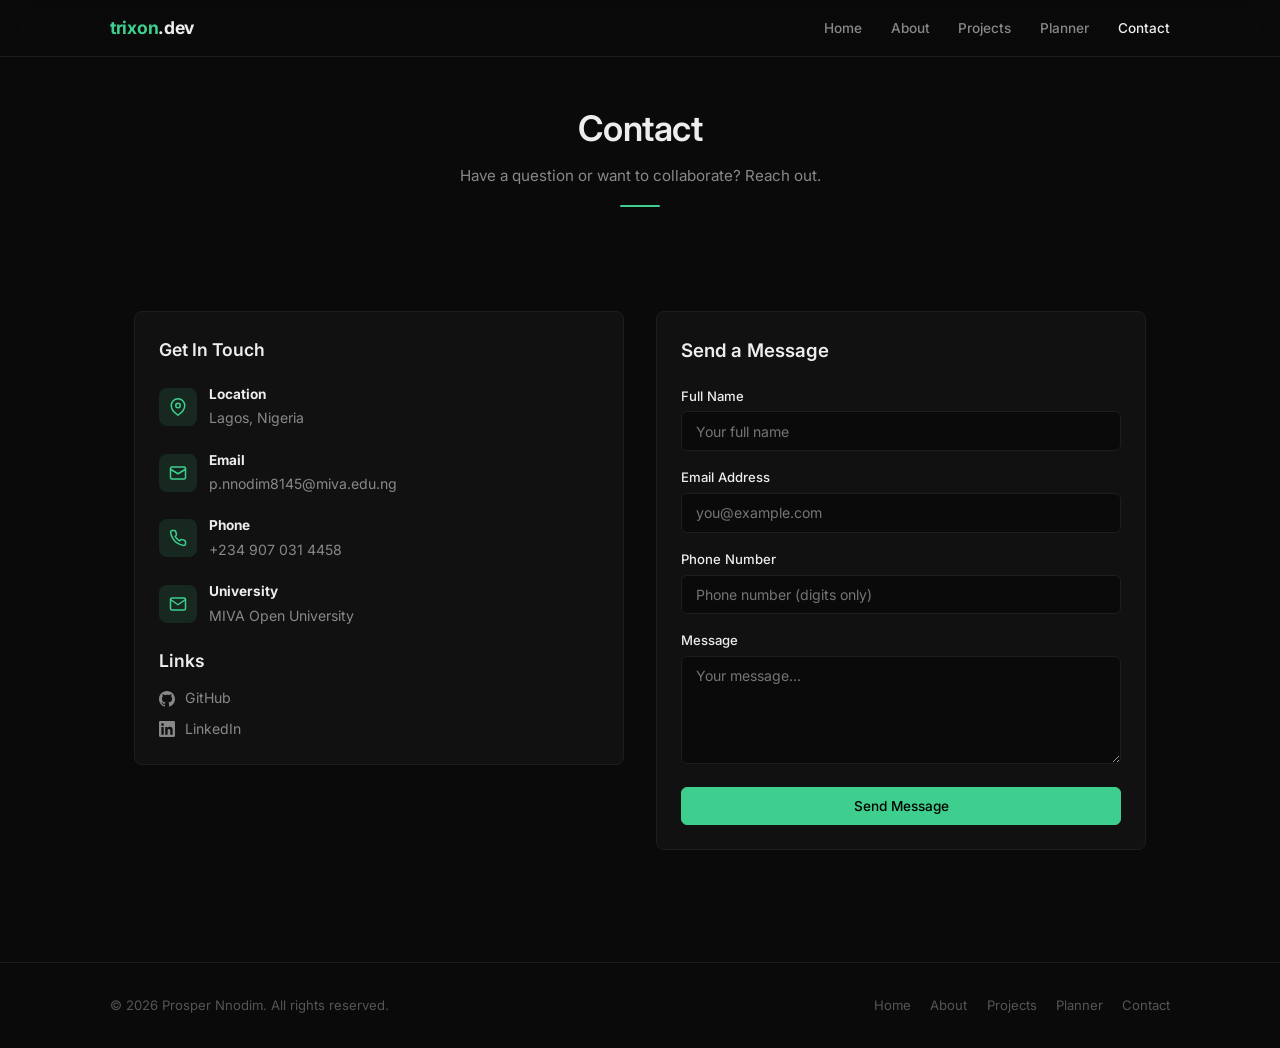
<file: contact.html>
<!DOCTYPE html>
<html lang="en">

<head>
  <meta charset="UTF-8">
  <meta name="viewport" content="width=device-width, initial-scale=1.0">
  <meta name="description" content="Contact Prosper Nnodim - send a message via the contact form.">
  <title>Prosper Nnodim | Contact</title>
  <link rel="stylesheet" href="style.css">
</head>

<body>
  <nav class="navbar" id="navbar">
    <div class="nav-container">
      <a href="index.html" class="nav-logo"><span>trixon</span>.dev</a>
      <ul class="nav-links" id="navLinks">
        <li><a href="index.html">Home</a></li>
        <li><a href="about.html">About</a></li>
        <li><a href="projects.html">Projects</a></li>
        <li><a href="planner.html">Planner</a></li>
        <li><a href="contact.html" class="active">Contact</a></li>
      </ul>
      <button class="hamburger" id="hamburger" aria-label="Toggle menu"><span></span><span></span><span></span></button>
    </div>
  </nav>

  <header class="page-hero">
    <h1>Contact</h1>
    <p>Have a question or want to collaborate? Reach out.</p>
    <div class="section-divider"></div>
  </header>

  <section class="section fade-in" id="contactSection">
    <div class="contact-grid">

      <div class="contact-info-card">
        <h3>Get In Touch</h3>

        <div class="info-item">
          <div class="info-icon">
            <svg viewBox="0 0 24 24">
              <path d="M21 10c0 7-9 13-9 13s-9-6-9-13a9 9 0 0 1 18 0z" />
              <circle cx="12" cy="10" r="3" />
            </svg>
          </div>
          <div>
            <strong>Location</strong>
            <p>Lagos, Nigeria</p>
          </div>
        </div>

        <div class="info-item">
          <div class="info-icon">
            <svg viewBox="0 0 24 24">
              <rect x="2" y="4" width="20" height="16" rx="2" />
              <polyline points="22,7 12,13 2,7" />
            </svg>
          </div>
          <div>
            <strong>Email</strong>
            <p>p.nnodim8145@miva.edu.ng</p>
          </div>
        </div>

        <div class="info-item">
          <div class="info-icon">
            <svg viewBox="0 0 24 24">
              <path
                d="M22 16.92v3a2 2 0 0 1-2.18 2 19.79 19.79 0 0 1-8.63-3.07 19.5 19.5 0 0 1-6-6 19.79 19.79 0 0 1-3.07-8.67A2 2 0 0 1 4.11 2h3a2 2 0 0 1 2 1.72c.127.96.361 1.903.7 2.81a2 2 0 0 1-.45 2.11L8.09 9.91a16 16 0 0 0 6 6l1.27-1.27a2 2 0 0 1 2.11-.45c.907.339 1.85.573 2.81.7A2 2 0 0 1 22 16.92z" />
            </svg>
          </div>
          <div>
            <strong>Phone</strong>
            <p>+234 907 031 4458</p>
          </div>
        </div>

        <div class="info-item">
          <div class="info-icon">
            <svg viewBox="0 0 24 24">
              <path d="M4 4h16c1.1 0 2 .9 2 2v12c0 1.1-.9 2-2 2H4c-1.1 0-2-.9-2-2V6c0-1.1.9-2 2-2z" />
              <polyline points="22,6 12,13 2,6" />
            </svg>
          </div>
          <div>
            <strong>University</strong>
            <p>MIVA Open University</p>
          </div>
        </div>

        <h3 style="margin-top:1.25rem;margin-bottom:0.75rem;">Links</h3>
        <div class="social-list">
          <a href="https://github.com/trixon-llc" target="_blank" rel="noopener" class="social-link">
            <svg viewBox="0 0 24 24" fill="currentColor" stroke="none">
              <path
                d="M12 0c-6.626 0-12 5.373-12 12 0 5.302 3.438 9.8 8.207 11.387.599.111.793-.261.793-.577v-2.234c-3.338.726-4.033-1.416-4.033-1.416-.546-1.387-1.333-1.756-1.333-1.756-1.089-.745.083-.729.083-.729 1.205.084 1.839 1.237 1.839 1.237 1.07 1.834 2.807 1.304 3.492.997.107-.775.418-1.305.762-1.604-2.665-.305-5.467-1.334-5.467-5.931 0-1.311.469-2.381 1.236-3.221-.124-.303-.535-1.524.117-3.176 0 0 1.008-.322 3.301 1.23A11.509 11.509 0 0 1 12 5.803c1.02.005 2.047.138 3.006.404 2.291-1.552 3.297-1.23 3.297-1.23.653 1.653.242 2.874.118 3.176.77.84 1.235 1.911 1.235 3.221 0 4.609-2.807 5.624-5.479 5.921.43.372.823 1.102.823 2.222v3.293c0 .319.192.694.801.576C20.566 21.797 24 17.3 24 12c0-6.627-5.373-12-12-12z" />
            </svg>
            GitHub
          </a>
          <a href="https://www.linkedin.com/in/trixon" target="_blank" rel="noopener" class="social-link">
            <svg viewBox="0 0 24 24" fill="currentColor" stroke="none">
              <path
                d="M20.447 20.452h-3.554v-5.569c0-1.328-.027-3.037-1.852-3.037-1.853 0-2.136 1.445-2.136 2.939v5.667H9.351V9h3.414v1.561h.046c.477-.9 1.637-1.85 3.37-1.85 3.601 0 4.267 2.37 4.267 5.455v6.286zM5.337 7.433a2.062 2.062 0 0 1-2.063-2.065 2.064 2.064 0 1 1 2.063 2.065zm1.782 13.019H3.555V9h3.564v11.452zM22.225 0H1.771C.792 0 0 .774 0 1.729v20.542C0 23.227.792 24 1.771 24h20.451C23.2 24 24 23.227 24 22.271V1.729C24 .774 23.2 0 22.222 0h.003z" />
            </svg>
            LinkedIn
          </a>
        </div>
      </div>

      <form class="contact-form" id="contactForm" novalidate>
        <h3 style="margin-bottom:1.25rem;">Send a Message</h3>
        <div class="form-group" id="nameGroup">
          <label for="contactName">Full Name</label>
          <input type="text" id="contactName" placeholder="Your full name" required>
          <p class="error-msg" id="nameError">Please enter your name.</p>
        </div>
        <div class="form-group" id="emailGroup">
          <label for="contactEmail">Email Address</label>
          <input type="email" id="contactEmail" placeholder="you@example.com" required>
          <p class="error-msg" id="emailError">Please enter a valid email address.</p>
        </div>
        <div class="form-group" id="phoneGroup">
          <label for="contactPhone">Phone Number</label>
          <input type="tel" id="contactPhone" placeholder="Phone number (digits only)" required>
          <p class="error-msg" id="phoneError">Phone number must contain only digits.</p>
        </div>
        <div class="form-group" id="messageGroup">
          <label for="contactMessage">Message</label>
          <textarea id="contactMessage" placeholder="Your message..." rows="5" required></textarea>
          <p class="error-msg" id="messageError">Please enter your message.</p>
        </div>
        <button type="submit" class="btn btn-primary" id="submitBtn" style="width:100%;justify-content:center;">Send
          Message</button>
        <div class="form-success" id="formSuccess">Message sent successfully. I'll get back to you soon.</div>
      </form>

    </div>
  </section>

  <footer class="footer">
    <div class="footer-content">
      <p class="footer-text">&copy; 2026 Prosper Nnodim. All rights reserved.</p>
      <div class="footer-links">
        <a href="index.html">Home</a><a href="about.html">About</a><a href="projects.html">Projects</a><a
          href="planner.html">Planner</a><a href="contact.html">Contact</a>
      </div>
    </div>
  </footer>
  <script src="script.js"></script>
</body>

</html>
</file>
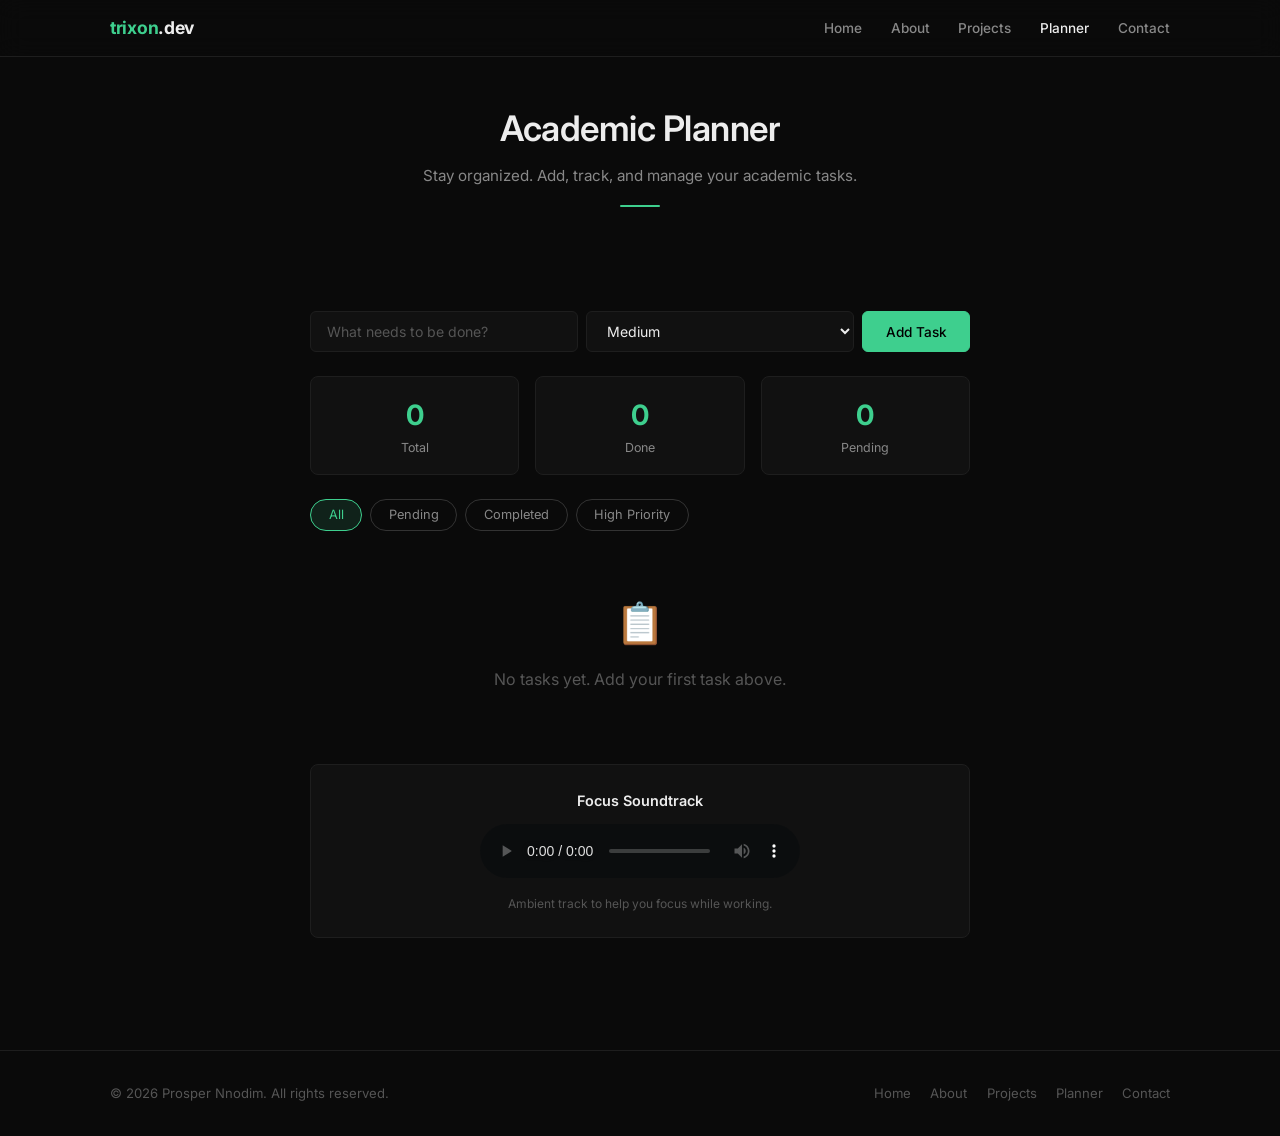
<file: planner.html>
<!DOCTYPE html>
<html lang="en">
<head>
  <meta charset="UTF-8">
  <meta name="viewport" content="width=device-width, initial-scale=1.0">
  <meta name="description" content="Interactive academic planner - add, complete, and delete tasks to stay organized.">
  <title>Prosper Nnodim | Academic Planner</title>
  <link rel="stylesheet" href="style.css">
</head>
<body>
  <nav class="navbar" id="navbar">
    <div class="nav-container">
      <a href="index.html" class="nav-logo"><span>trixon</span>.dev</a>
      <ul class="nav-links" id="navLinks">
        <li><a href="index.html">Home</a></li>
        <li><a href="about.html">About</a></li>
        <li><a href="projects.html">Projects</a></li>
        <li><a href="planner.html" class="active">Planner</a></li>
        <li><a href="contact.html">Contact</a></li>
      </ul>
      <button class="hamburger" id="hamburger" aria-label="Toggle menu"><span></span><span></span><span></span></button>
    </div>
  </nav>

  <header class="page-hero">
    <h1>Academic Planner</h1>
    <p>Stay organized. Add, track, and manage your academic tasks.</p>
    <div class="section-divider"></div>
  </header>

  <section class="section" id="plannerSection">
    <div class="planner-container">
      <div class="task-input-group" id="taskInputGroup">
        <input type="text" id="taskInput" placeholder="What needs to be done?" aria-label="Task description">
        <select id="taskPriority" aria-label="Priority">
          <option value="low">Low</option>
          <option value="medium" selected>Medium</option>
          <option value="high">High</option>
        </select>
        <button class="btn btn-primary" id="addTaskBtn" type="button">Add Task</button>
      </div>
      <div class="task-stats" id="taskStats">
        <div class="stat-card">
          <div class="stat-number" id="totalTasks">0</div>
          <div class="stat-label">Total</div>
        </div>
        <div class="stat-card">
          <div class="stat-number" id="completedTasks">0</div>
          <div class="stat-label">Done</div>
        </div>
        <div class="stat-card">
          <div class="stat-number" id="pendingTasks">0</div>
          <div class="stat-label">Pending</div>
        </div>
      </div>
      <div class="task-filters" id="taskFilters">
        <button class="filter-btn active" data-filter="all">All</button>
        <button class="filter-btn" data-filter="pending">Pending</button>
        <button class="filter-btn" data-filter="completed">Completed</button>
        <button class="filter-btn" data-filter="high">High Priority</button>
      </div>
      <div class="task-list" id="taskList">
        <div class="empty-state" id="emptyState">
          <div class="empty-icon">&#128203;</div>
          <p>No tasks yet. Add your first task above.</p>
        </div>
      </div>
      <div class="card" style="margin-top:2rem;text-align:center;">
        <h3 style="font-size:0.9rem;margin-bottom:0.75rem;justify-content:center;">Focus Soundtrack</h3>
        <audio controls style="width:100%;max-width:320px;margin:0 auto;filter:invert(1) hue-rotate(180deg);">
          <source src="https://www.soundhelix.com/examples/mp3/SoundHelix-Song-1.mp3" type="audio/mpeg">
          Your browser does not support the audio element.
        </audio>
        <p style="color:var(--text-3);font-size:0.75rem;margin-top:0.5rem;">Ambient track to help you focus while working.</p>
      </div>
    </div>
  </section>

  <footer class="footer">
    <div class="footer-content">
      <p class="footer-text">&copy; 2026 Prosper Nnodim. All rights reserved.</p>
      <div class="footer-links">
        <a href="index.html">Home</a><a href="about.html">About</a><a href="projects.html">Projects</a><a href="planner.html">Planner</a><a href="contact.html">Contact</a>
      </div>
    </div>
  </footer>
  <script src="script.js"></script>
</body>
</html>
</file>
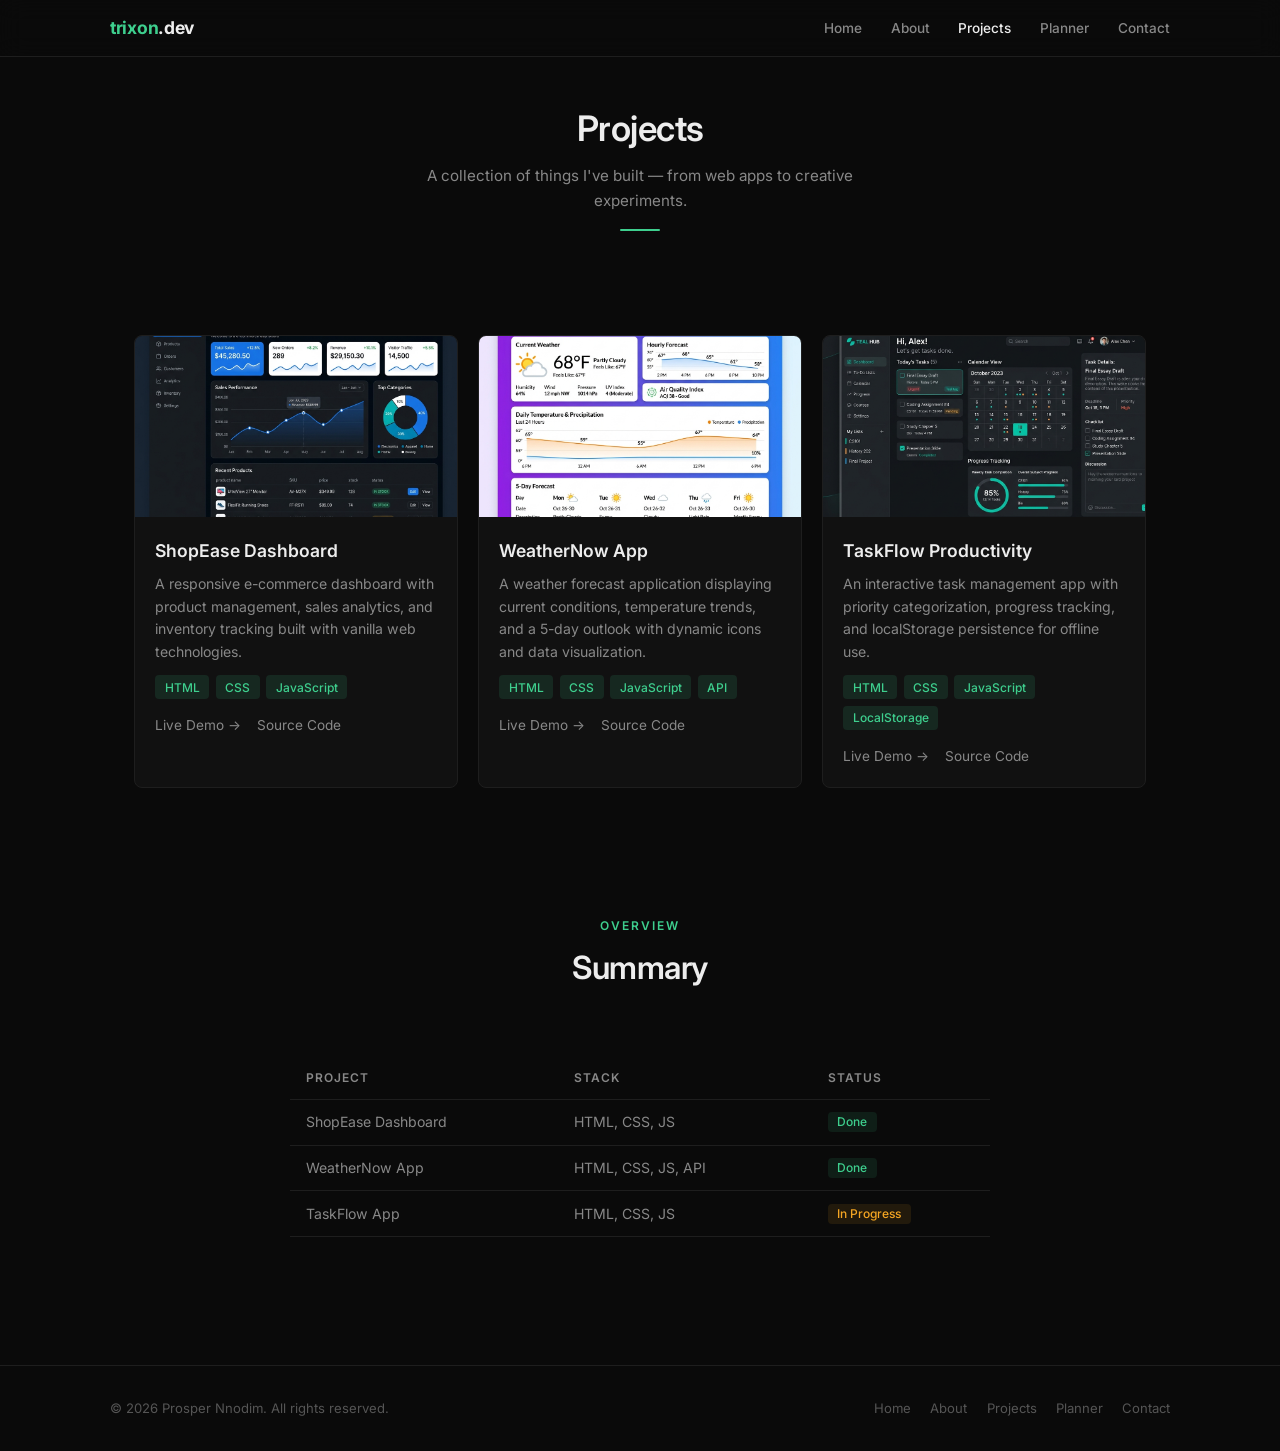
<file: projects.html>
<!DOCTYPE html>
<html lang="en">
<head>
  <meta charset="UTF-8">
  <meta name="viewport" content="width=device-width, initial-scale=1.0">
  <meta name="description" content="Prosper Nnodim's project portfolio - web apps, tools, and creative coding experiments.">
  <title>Prosper Nnodim | Projects</title>
  <link rel="stylesheet" href="style.css">
</head>
<body>
  <nav class="navbar" id="navbar">
    <div class="nav-container">
      <a href="index.html" class="nav-logo"><span>trixon</span>.dev</a>
      <ul class="nav-links" id="navLinks">
        <li><a href="index.html">Home</a></li>
        <li><a href="about.html">About</a></li>
        <li><a href="projects.html" class="active">Projects</a></li>
        <li><a href="planner.html">Planner</a></li>
        <li><a href="contact.html">Contact</a></li>
      </ul>
      <button class="hamburger" id="hamburger" aria-label="Toggle menu"><span></span><span></span><span></span></button>
    </div>
  </nav>

  <header class="page-hero">
    <h1>Projects</h1>
    <p>A collection of things I've built &mdash; from web apps to creative experiments.</p>
    <div class="section-divider"></div>
  </header>

  <section class="section fade-in" id="projectsList">
    <div class="projects-grid">
      <article class="project-card">
        <div class="project-image">
          <img src="images/project1.png" alt="ShopEase Dashboard screenshot">
        </div>
        <div class="project-info">
          <h3>ShopEase Dashboard</h3>
          <p>A responsive e-commerce dashboard with product management, sales analytics, and inventory tracking built with vanilla web technologies.</p>
          <div class="project-tags">
            <span class="tag">HTML</span><span class="tag">CSS</span><span class="tag">JavaScript</span>
          </div>
          <div class="project-links">
            <a href="#" target="_blank" rel="noopener">Live Demo &rarr;</a>
            <a href="#" target="_blank" rel="noopener">Source Code</a>
          </div>
        </div>
      </article>
      <article class="project-card">
        <div class="project-image">
          <img src="images/project2.png" alt="WeatherNow App screenshot">
        </div>
        <div class="project-info">
          <h3>WeatherNow App</h3>
          <p>A weather forecast application displaying current conditions, temperature trends, and a 5-day outlook with dynamic icons and data visualization.</p>
          <div class="project-tags">
            <span class="tag">HTML</span><span class="tag">CSS</span><span class="tag">JavaScript</span><span class="tag">API</span>
          </div>
          <div class="project-links">
            <a href="#" target="_blank" rel="noopener">Live Demo &rarr;</a>
            <a href="#" target="_blank" rel="noopener">Source Code</a>
          </div>
        </div>
      </article>
      <article class="project-card">
        <div class="project-image">
          <img src="images/project3.png" alt="TaskFlow App screenshot">
        </div>
        <div class="project-info">
          <h3>TaskFlow Productivity</h3>
          <p>An interactive task management app with priority categorization, progress tracking, and localStorage persistence for offline use.</p>
          <div class="project-tags">
            <span class="tag">HTML</span><span class="tag">CSS</span><span class="tag">JavaScript</span><span class="tag">LocalStorage</span>
          </div>
          <div class="project-links">
            <a href="#" target="_blank" rel="noopener">Live Demo &rarr;</a>
            <a href="#" target="_blank" rel="noopener">Source Code</a>
          </div>
        </div>
      </article>
    </div>
  </section>

  <section class="section fade-in" id="projectSummary">
    <div class="section-header">
      <p class="section-label">Overview</p>
      <h2 class="section-title">Summary</h2>
    </div>
    <div class="table-container" style="max-width:700px;margin:0 auto;">
      <table class="info-table">
        <thead><tr><th>Project</th><th>Stack</th><th>Status</th></tr></thead>
        <tbody>
          <tr><td>ShopEase Dashboard</td><td>HTML, CSS, JS</td><td><span class="tag" style="background:rgba(62,207,142,0.1);color:var(--success);">Done</span></td></tr>
          <tr><td>WeatherNow App</td><td>HTML, CSS, JS, API</td><td><span class="tag" style="background:rgba(62,207,142,0.1);color:var(--success);">Done</span></td></tr>
          <tr><td>TaskFlow App</td><td>HTML, CSS, JS</td><td><span class="tag" style="background:rgba(245,166,35,0.1);color:var(--warning);">In Progress</span></td></tr>
        </tbody>
      </table>
    </div>
  </section>

  <footer class="footer">
    <div class="footer-content">
      <p class="footer-text">&copy; 2026 Prosper Nnodim. All rights reserved.</p>
      <div class="footer-links">
        <a href="index.html">Home</a><a href="about.html">About</a><a href="projects.html">Projects</a><a href="planner.html">Planner</a><a href="contact.html">Contact</a>
      </div>
    </div>
  </footer>
  <script src="script.js"></script>
</body>
</html>
</file>
<file: style.css>
@import url('https://fonts.googleapis.com/css2?family=Inter:wght@300;400;500;600;700;800&display=swap');

:root {
  --primary: #3ecf8e;
  --primary-dim: rgba(62,207,142,0.12);
  --bg: #0a0a0a;
  --bg-card: #111111;
  --bg-elevated: #171717;
  --border: #1e1e1e;
  --border-hover: #333;
  --text-1: #ededed;
  --text-2: #888;
  --text-3: #555;
  --danger: #f75f5f;
  --success: #3ecf8e;
  --warning: #f5a623;
  --font: 'Inter', -apple-system, sans-serif;
  --radius: 8px;
  --max-w: 1060px;
  --transition: all 0.2s ease;
}

*,*::before,*::after{margin:0;padding:0;box-sizing:border-box}
html{scroll-behavior:smooth;font-size:16px;overflow-x:hidden}
body{font-family:var(--font);background:var(--bg);color:var(--text-2);line-height:1.6;overflow-x:hidden}
a{color:var(--primary);text-decoration:none;transition:var(--transition)}
a:hover{opacity:0.8}
img{max-width:100%;height:auto;display:block}
ul,ol{list-style:none}
h1,h2,h3,h4{color:var(--text-1);font-weight:600}

/* Nav */
.navbar{position:fixed;top:0;left:0;width:100%;z-index:1000;background:rgba(10,10,10,0.8);backdrop-filter:blur(12px);border-bottom:1px solid var(--border);padding:0 1.5rem}
.nav-container{max-width:var(--max-w);margin:0 auto;display:flex;justify-content:space-between;align-items:center;height:56px}
.nav-logo{font-size:1.1rem;font-weight:700;color:var(--text-1);letter-spacing:-0.3px}
.nav-logo span{color:var(--primary)}
.nav-links{display:flex;gap:1.8rem;align-items:center}
.nav-links a{color:var(--text-2);font-size:0.85rem;font-weight:500;padding:0.4rem 0}
.nav-links a:hover,.nav-links a.active{color:var(--text-1);opacity:1}
.hamburger{display:none;flex-direction:column;gap:4px;cursor:pointer;background:none;border:none;padding:4px}
.hamburger span{display:block;width:20px;height:2px;background:var(--text-2);transition:var(--transition)}

/* Hero */
.hero{min-height:100vh;display:flex;align-items:center;justify-content:center;padding:80px 1.5rem 3rem;position:relative;overflow:hidden}
.hero::before{content:'';position:absolute;top:0;left:0;width:100%;height:100%;background:url('images/hero-banner.png') center/cover no-repeat;opacity:0.15;z-index:0;pointer-events:none}
.hero-content{max-width:var(--max-w);width:100%;display:grid;grid-template-columns:1fr 1fr;gap:4rem;align-items:center;position:relative;z-index:1}
.hero-text{animation:fadeUp .6s ease forwards}
.hero-greeting{color:var(--primary);font-size:0.85rem;font-weight:500;margin-bottom:0.75rem;letter-spacing:1px;text-transform:uppercase}
.hero-name{font-size:3rem;font-weight:800;color:var(--text-1);margin-bottom:0.4rem;line-height:1.1;letter-spacing:-1px}
.hero-title{font-size:1.5rem;color:var(--text-2);font-weight:500;margin-bottom:1.2rem}
.hero-bio{color:var(--text-2);font-size:0.95rem;max-width:460px;margin-bottom:1.8rem}
.hero-buttons{display:flex;gap:0.75rem;flex-wrap:wrap}
.hero-image{display:flex;justify-content:center;align-items:center;animation:fadeUp .6s .15s ease forwards;opacity:0}
.hero-image img{width:280px;height:280px;object-fit:cover;border-radius:var(--radius);border:1px solid var(--border);transition:var(--transition)}

/* Buttons */
.btn{display:inline-flex;align-items:center;justify-content:center;gap:0.4rem;padding:0.6rem 1.4rem;border-radius:6px;font-family:var(--font);font-size:0.85rem;font-weight:500;cursor:pointer;transition:var(--transition);border:1px solid transparent}
.btn-primary{background:var(--primary);color:#000;border-color:var(--primary)}
.btn-primary:hover{opacity:0.85}
.btn-outline{background:transparent;color:var(--text-1);border-color:var(--border)}
.btn-outline:hover{border-color:var(--border-hover)}
.btn-danger{background:transparent;color:var(--danger);border:1px solid rgba(247,95,95,0.3);padding:0.35rem 0.8rem;font-size:0.8rem}
.btn-danger:hover{background:rgba(247,95,95,0.08)}
.btn-success{background:var(--primary);color:#000;border-color:var(--primary);padding:0.35rem 0.8rem;font-size:0.8rem}
.btn-success:hover{opacity:0.85}

/* Sections */
.section{padding:4rem 1.5rem;max-width:var(--max-w);margin:0 auto}
.section-header{text-align:center;margin-bottom:3rem}
.section-label{color:var(--primary);font-size:0.75rem;font-weight:600;letter-spacing:2px;text-transform:uppercase;margin-bottom:0.4rem}
.section-title{font-size:2rem;margin-bottom:0.5rem;letter-spacing:-0.5px}
.section-subtitle{color:var(--text-2);font-size:0.95rem;max-width:500px;margin:0 auto}
.section-divider{width:40px;height:2px;background:var(--primary);margin:1rem auto 0;border-radius:1px}

/* Page Hero */
.page-hero{padding:100px 1.5rem 2.5rem;text-align:center}
.page-hero h1{font-size:2.2rem;margin-bottom:0.5rem;letter-spacing:-0.5px}
.page-hero p{color:var(--text-2);font-size:0.95rem;max-width:480px;margin:0 auto}

/* Cards */
.card{background:var(--bg-card);border:1px solid var(--border);border-radius:var(--radius);padding:1.5rem;transition:var(--transition)}
.card:hover{border-color:var(--border-hover)}

/* Skills */
.skills-grid{display:grid;grid-template-columns:repeat(auto-fit,minmax(280px,1fr));gap:1rem}
.skill-card{background:var(--bg-card);border:1px solid var(--border);border-radius:var(--radius);padding:1.25rem;transition:var(--transition)}
.skill-card:hover{border-color:var(--border-hover)}
.skill-card h3{font-size:0.95rem;margin-bottom:0.75rem;display:flex;align-items:center;gap:0.5rem}
.skill-bar-bg{background:var(--border);border-radius:20px;height:4px;overflow:hidden;margin-top:0.35rem}
.skill-bar{height:100%;background:var(--primary);border-radius:20px;width:0;transition:width 1.2s ease}
.skill-name{display:flex;justify-content:space-between;font-size:0.82rem;color:var(--text-2);margin-bottom:0.2rem}

/* Projects */
.projects-grid{display:grid;grid-template-columns:repeat(auto-fit,minmax(300px,1fr));gap:1.25rem}
.project-card{background:var(--bg-card);border:1px solid var(--border);border-radius:var(--radius);overflow:hidden;transition:var(--transition)}
.project-card:hover{border-color:var(--border-hover)}
.project-image{width:100%;aspect-ratio:16/9;overflow:hidden}
.project-image img{width:100%;height:100%;object-fit:cover}
.project-info{padding:1.25rem}
.project-info h3{font-size:1.1rem;margin-bottom:0.5rem}
.project-info p{color:var(--text-2);font-size:0.88rem;margin-bottom:0.75rem}
.project-tags{display:flex;flex-wrap:wrap;gap:0.4rem;margin-bottom:1rem}
.tag{background:var(--primary-dim);color:var(--primary);padding:0.15rem 0.6rem;border-radius:4px;font-size:0.75rem;font-weight:500}
.project-links{display:flex;gap:1rem}
.project-links a{color:var(--text-2);font-size:0.85rem}
.project-links a:hover{color:var(--text-1)}

/* Planner */
.planner-container{max-width:660px;margin:0 auto}
.task-input-group{display:flex;gap:0.5rem;margin-bottom:1.5rem;flex-wrap:wrap}
.task-input-group input,.task-input-group select{flex:1;min-width:160px;padding:0.65rem 1rem;border:1px solid var(--border);border-radius:6px;background:var(--bg-card);color:var(--text-1);font-family:var(--font);font-size:0.88rem;transition:var(--transition)}
.task-input-group input:focus,.task-input-group select:focus{outline:none;border-color:var(--primary)}
.task-input-group input::placeholder{color:var(--text-3)}
.task-stats{display:flex;gap:1rem;margin-bottom:1.5rem;flex-wrap:wrap}
.stat-card{flex:1;min-width:120px;background:var(--bg-card);border:1px solid var(--border);border-radius:var(--radius);padding:1rem;text-align:center}
.stat-card .stat-number{font-size:1.75rem;font-weight:700;color:var(--primary)}
.stat-card .stat-label{font-size:0.78rem;color:var(--text-2)}
.task-filters{display:flex;gap:0.5rem;margin-bottom:1.25rem;flex-wrap:wrap}
.filter-btn{padding:0.45rem 1.1rem;border:1px solid #333;border-radius:20px;background:transparent;color:var(--text-2);font-family:var(--font);font-size:0.8rem;cursor:pointer;transition:var(--transition)}
.filter-btn:hover{color:var(--text-1);border-color:var(--text-2)}
.filter-btn.active{background:var(--primary-dim);color:var(--primary);border-color:var(--primary)}
.task-list{display:flex;flex-direction:column;gap:0.5rem}
.task-item{display:flex;align-items:center;gap:0.75rem;background:var(--bg-card);border:1px solid var(--border);border-radius:6px;padding:0.8rem 1rem;transition:var(--transition);animation:slideIn .25s ease}
.task-item.completed .task-text{text-decoration:line-through;opacity:0.4}
.task-checkbox{width:20px;height:20px;border:1.5px solid var(--border-hover);border-radius:50%;cursor:pointer;display:flex;align-items:center;justify-content:center;flex-shrink:0;transition:var(--transition)}
.task-checkbox:hover{border-color:var(--primary)}
.task-item.completed .task-checkbox{background:var(--primary);border-color:var(--primary)}
.task-item.completed .task-checkbox::after{content:'✓';color:#000;font-size:0.7rem;font-weight:700}
.task-text{flex:1;font-size:0.88rem;color:var(--text-1)}
.task-priority{padding:0.15rem 0.5rem;border-radius:4px;font-size:0.7rem;font-weight:600}
.priority-high{background:rgba(247,95,95,0.1);color:var(--danger)}
.priority-medium{background:rgba(245,166,35,0.1);color:var(--warning)}
.priority-low{background:var(--primary-dim);color:var(--primary)}
.task-delete{background:none;border:none;color:var(--text-3);cursor:pointer;font-size:1rem;padding:0.2rem;transition:var(--transition);font-family:var(--font)}
.task-delete:hover{color:var(--danger)}
.empty-state{text-align:center;padding:2.5rem;color:var(--text-3)}
.empty-state .empty-icon{font-size:2.5rem;margin-bottom:0.75rem}

/* Contact */
.contact-grid{display:grid;grid-template-columns:1fr 1fr;gap:2rem;align-items:start}
.contact-info-card{background:var(--bg-card);border:1px solid var(--border);border-radius:var(--radius);padding:1.5rem}
.contact-info-card h3{font-size:1.1rem;margin-bottom:1.25rem}
.info-item{display:flex;align-items:center;gap:0.75rem;margin-bottom:1.25rem}
.info-icon{width:38px;height:38px;background:var(--primary-dim);border-radius:8px;display:flex;align-items:center;justify-content:center;flex-shrink:0}
.info-icon svg{width:18px;height:18px;stroke:var(--primary);fill:none;stroke-width:2;stroke-linecap:round;stroke-linejoin:round}
.info-item p{color:var(--text-2);font-size:0.88rem}
.info-item strong{color:var(--text-1);display:block;margin-bottom:0.1rem;font-size:0.85rem}
.contact-form{background:var(--bg-card);border:1px solid var(--border);border-radius:var(--radius);padding:1.5rem}
.form-group{margin-bottom:1rem}
.form-group label{display:block;font-size:0.82rem;font-weight:500;color:var(--text-1);margin-bottom:0.3rem}
.form-group input,.form-group textarea{width:100%;padding:0.65rem 0.85rem;border:1px solid var(--border);border-radius:6px;background:var(--bg);color:var(--text-1);font-family:var(--font);font-size:0.88rem;transition:var(--transition)}
.form-group textarea{resize:vertical;min-height:100px}
.form-group input:focus,.form-group textarea:focus{outline:none;border-color:var(--primary)}
.form-group .error-msg{color:var(--danger);font-size:0.75rem;margin-top:0.2rem;display:none}
.form-group.error input,.form-group.error textarea{border-color:var(--danger)}
.form-group.error .error-msg{display:block}
.form-success{background:var(--primary-dim);border:1px solid var(--primary);border-radius:6px;padding:0.85rem;text-align:center;color:var(--primary);display:none;margin-top:0.75rem;font-size:0.88rem;animation:fadeUp .3s ease}

/* Tables */
.info-table{width:100%;border-collapse:collapse;margin:1rem 0}
.info-table th,.info-table td{padding:0.7rem 1rem;text-align:left;border-bottom:1px solid var(--border)}
.info-table th{color:var(--text-2);font-weight:600;font-size:0.75rem;text-transform:uppercase;letter-spacing:1px}
.info-table td{color:var(--text-2);font-size:0.88rem}

/* Table Container for Mobile */
.table-container{width:100%;overflow-x:auto;-webkit-overflow-scrolling:touch}

/* Footer */
.footer{border-top:1px solid var(--border);padding:2rem 1.5rem;margin-top:3rem}
.footer-content{max-width:var(--max-w);margin:0 auto;display:flex;justify-content:space-between;align-items:center;flex-wrap:wrap;gap:1rem}
.footer-text{color:var(--text-3);font-size:0.82rem}
.footer-links{display:flex;gap:1.2rem}
.footer-links a{color:var(--text-3);font-size:0.82rem}
.footer-links a:hover{color:var(--text-2)}

/* Social links */
.social-list{display:flex;flex-direction:column;gap:0.5rem}
.social-link{display:flex;align-items:center;gap:0.6rem;color:var(--text-2);font-size:0.88rem;transition:var(--transition)}
.social-link:hover{color:var(--text-1)}
.social-link svg{width:16px;height:16px;flex-shrink:0}

/* Animations */
@keyframes fadeUp{from{opacity:0;transform:translateY(20px)}to{opacity:1;transform:translateY(0)}}
@keyframes slideIn{from{opacity:0;transform:translateX(-10px)}to{opacity:1;transform:translateX(0)}}
.fade-in{opacity:0;transform:translateY(15px);transition:opacity .5s ease,transform .5s ease}
.fade-in.visible{opacity:1;transform:translateY(0)}

/* Video */
.video-container{border-radius:var(--radius);overflow:hidden;border:1px solid var(--border);background:var(--bg-card)}

/* Responsive */
@media(max-width:768px){
.hamburger{display:flex}
.nav-links{position:fixed;top:56px;right:-100%;width:65%;height:calc(100vh - 56px);background:var(--bg-card);flex-direction:column;padding:1.5rem;gap:1.2rem;transition:var(--transition);border-left:1px solid var(--border)}
.nav-links.open{right:0}
.hero-content{grid-template-columns:1fr;text-align:center;gap:2rem}
.hero-image{grid-row:1}
.hero-text{grid-row:2}
.hero-name{font-size:2.2rem}
.hero-title{font-size:1.2rem}
.hero-bio{margin:0 auto 1.5rem}
.hero-buttons{justify-content:center}
.hero-image img{width:200px;height:200px}
.section-title{font-size:1.6rem}
.skills-grid{grid-template-columns:1fr}
.projects-grid{grid-template-columns:repeat(auto-fit,minmax(280px,1fr));gap:1.5rem}
.project-card{display:flex;flex-direction:column;height:100%}
.project-info{display:flex;flex-direction:column;flex-grow:1}
.project-links{margin-top:auto;padding-top:0.5rem}
.project-links a{padding:0.4rem 0;display:inline-block}
.contact-grid{grid-template-columns:1fr}
.task-input-group{flex-direction:column}
.task-stats{flex-direction:column}
.footer-content{flex-direction:column;text-align:center}
}
@media(max-width:480px){
.hero-name{font-size:1.8rem}
.page-hero h1{font-size:1.8rem}
.section{padding:2.5rem 1rem}
}
</file>
